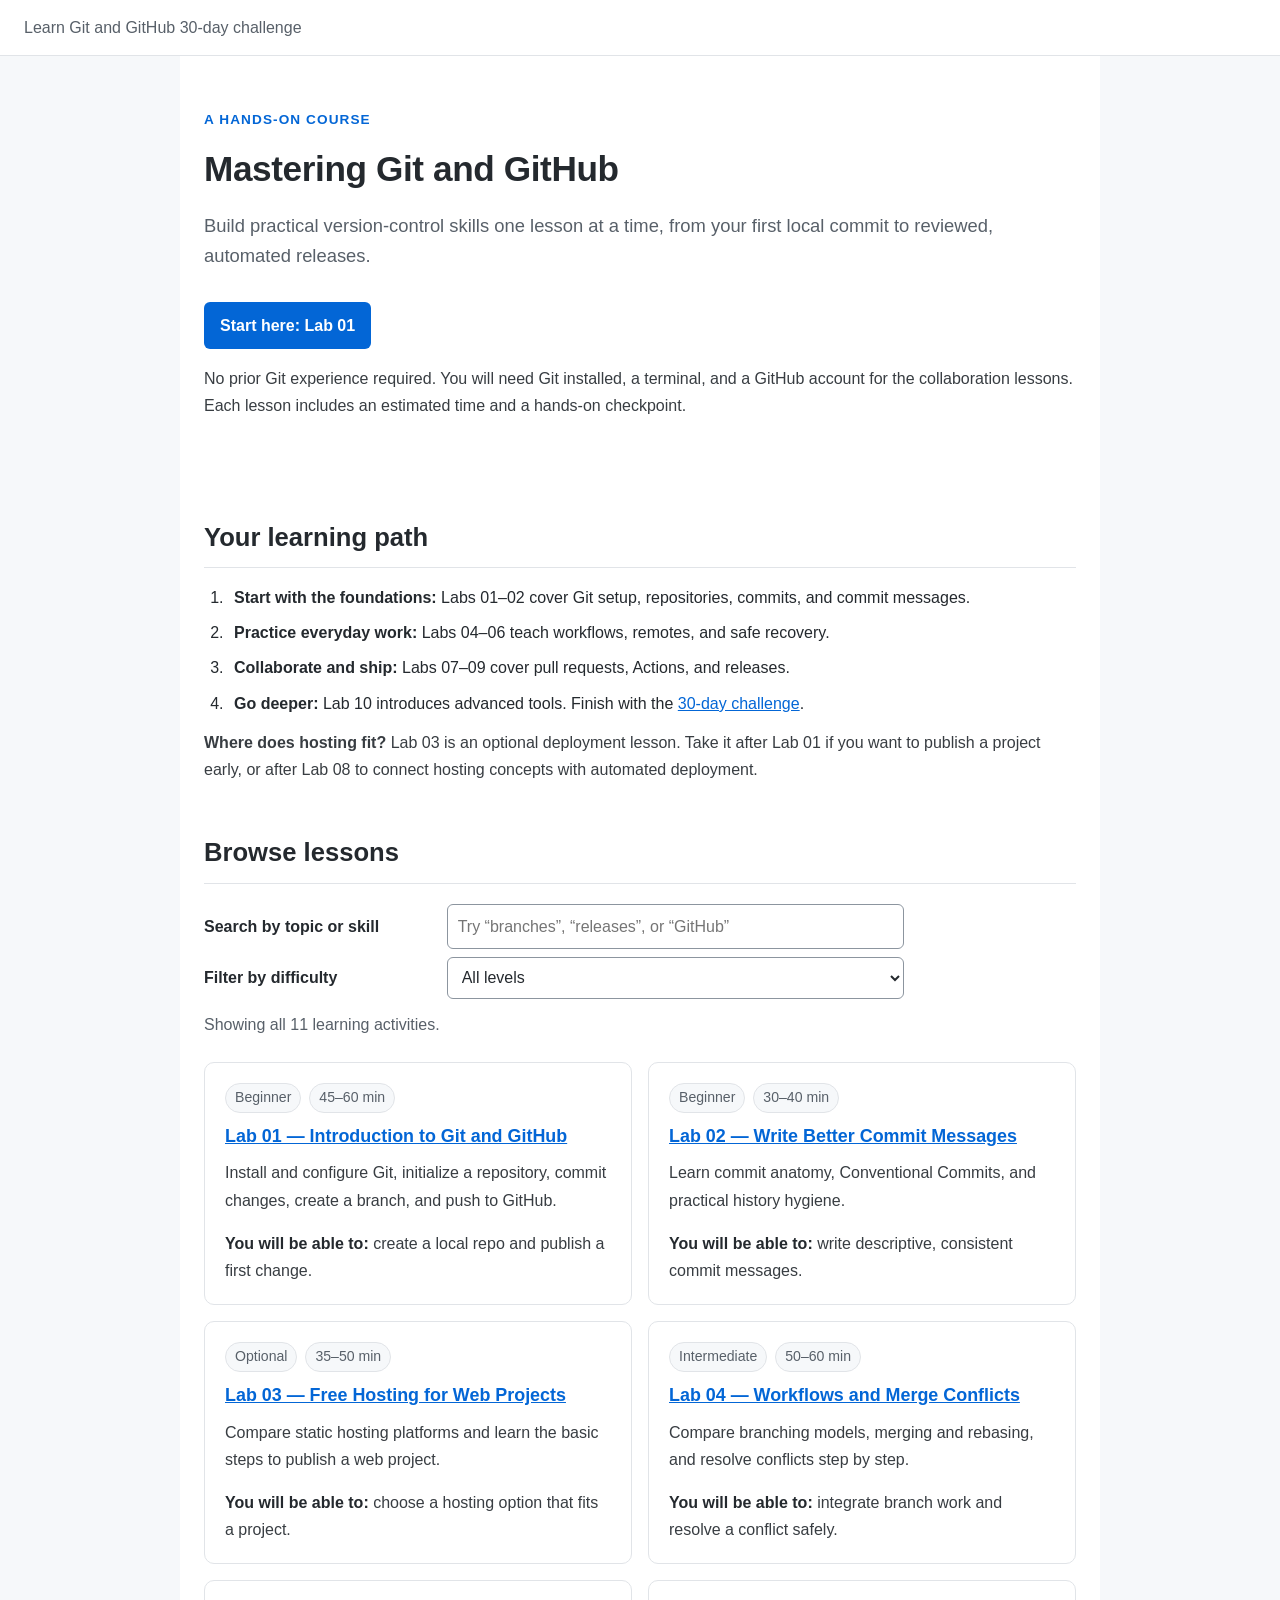
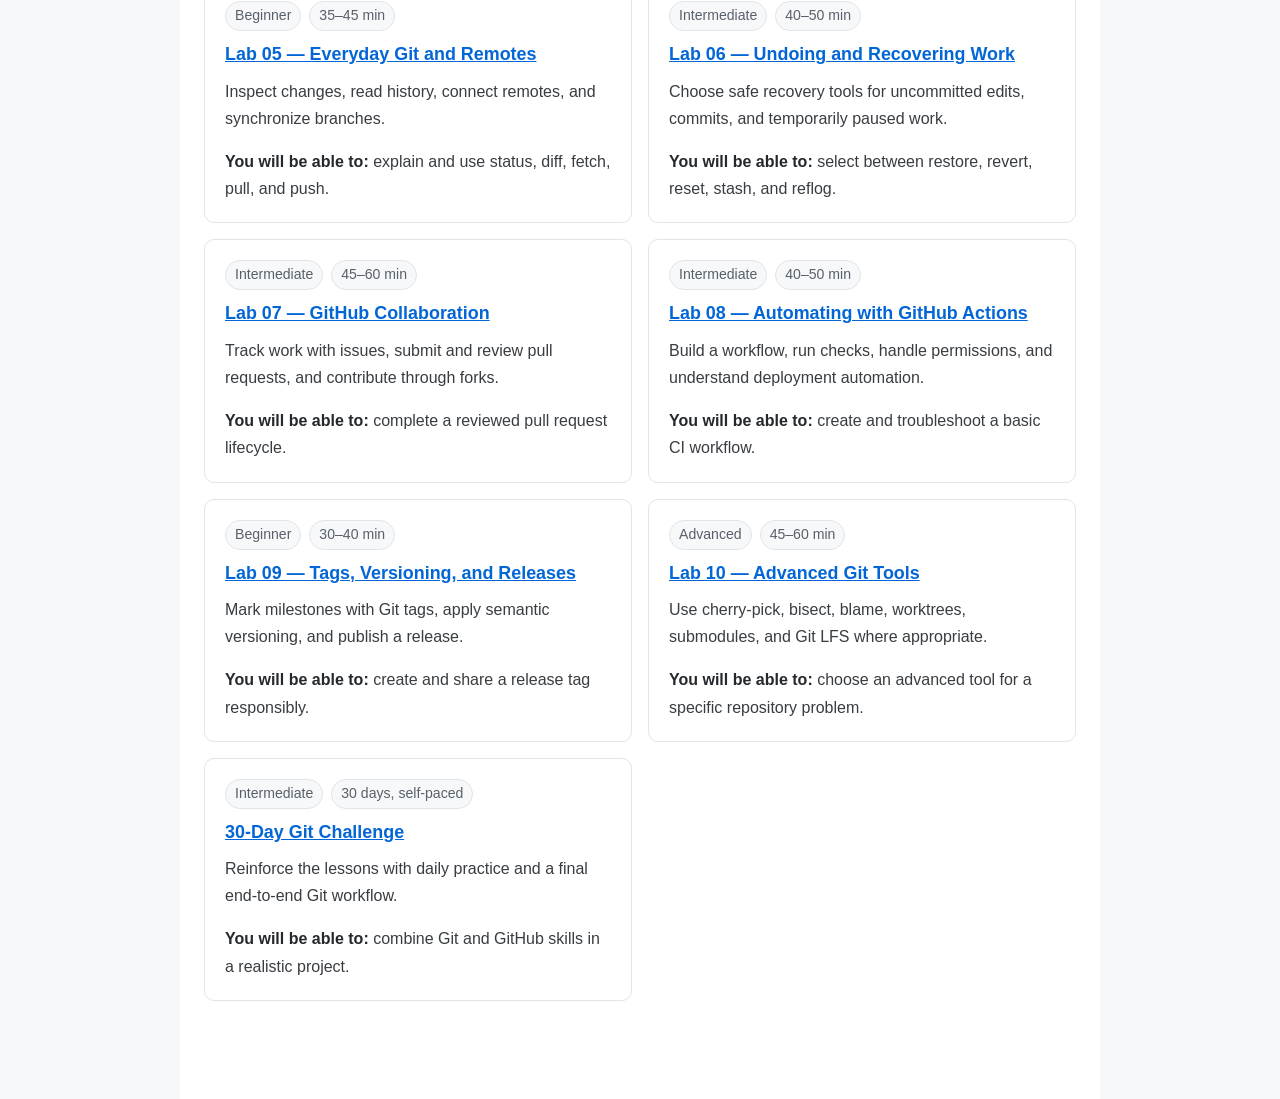
<file: index.html>
<!DOCTYPE html>
<html lang="en">
<head>
  <meta charset="UTF-8">
  <meta name="viewport" content="width=device-width, initial-scale=1.0">
  <meta name="description" content="A hands-on learning path for Git and GitHub, from your first commit to collaborative workflows and releases.">
  <title>Learn Git and GitHub</title>
  <link rel="stylesheet" href="style.css">
</head>
<body>
  <header class="site-header">
    <nav class="navbar" aria-label="Main navigation">
      <a href="./" aria-current="page">Learn Git and GitHub</a>
      <a href="30-day-git-challenge/">30-day challenge</a>
    </nav>
  </header>
  <main class="container">
    <section class="hero" aria-labelledby="page-title">
      <p class="eyebrow">A hands-on course</p>
      <h1 id="page-title">Mastering Git and GitHub</h1>
      <p class="lead">Build practical version-control skills one lesson at a time, from your first local commit to reviewed, automated releases.</p>
      <a class="button-link" href="lab_o1/">Start here: Lab 01</a>
      <p class="course-note">No prior Git experience required. You will need Git installed, a terminal, and a GitHub account for the collaboration lessons. Each lesson includes an estimated time and a hands-on checkpoint.</p>
    </section>

    <section aria-labelledby="path-title">
      <h2 id="path-title">Your learning path</h2>
      <ol class="path-list">
        <li><strong>Start with the foundations:</strong> Labs 01–02 cover Git setup, repositories, commits, and commit messages.</li>
        <li><strong>Practice everyday work:</strong> Labs 04–06 teach workflows, remotes, and safe recovery.</li>
        <li><strong>Collaborate and ship:</strong> Labs 07–09 cover pull requests, Actions, and releases.</li>
        <li><strong>Go deeper:</strong> Lab 10 introduces advanced tools. Finish with the <a href="30-day-git-challenge/">30-day challenge</a>.</li>
      </ol>
      <p><strong>Where does hosting fit?</strong> Lab 03 is an optional deployment lesson. Take it after Lab 01 if you want to publish a project early, or after Lab 08 to connect hosting concepts with automated deployment.</p>
    </section>

    <section aria-labelledby="lessons-title">
      <h2 id="lessons-title">Browse lessons</h2>
      <div class="course-filters">
        <label for="lesson-search">Search by topic or skill</label>
        <input id="lesson-search" type="search" placeholder="Try “branches”, “releases”, or “GitHub”" autocomplete="off">
        <label for="level-filter">Filter by difficulty</label>
        <select id="level-filter">
          <option value="all">All levels</option>
          <option value="beginner">Beginner</option>
          <option value="intermediate">Intermediate</option>
          <option value="advanced">Advanced</option>
          <option value="optional">Optional</option>
        </select>
        <p id="filter-status" class="filter-status" aria-live="polite">Showing all 11 learning activities.</p>
      </div>

      <ul class="lesson-grid" id="lesson-list">
        <li class="lesson-card" data-level="beginner" data-search="setup installation configuration init repository first commit push branch pull request git github fundamentals">
          <p class="lesson-meta"><span>Beginner</span><span>45–60 min</span></p>
          <h3><a href="lab_o1/">Lab 01 — Introduction to Git and GitHub</a></h3>
          <p>Install and configure Git, initialize a repository, commit changes, create a branch, and push to GitHub.</p>
          <p><strong>You will be able to:</strong> create a local repo and publish a first change.</p>
        </li>
        <li class="lesson-card" data-level="beginner" data-search="commit messages conventional commits history hygiene linting">
          <p class="lesson-meta"><span>Beginner</span><span>30–40 min</span></p>
          <h3><a href="lab_02/">Lab 02 — Write Better Commit Messages</a></h3>
          <p>Learn commit anatomy, Conventional Commits, and practical history hygiene.</p>
          <p><strong>You will be able to:</strong> write descriptive, consistent commit messages.</p>
        </li>
        <li class="lesson-card" data-level="optional" data-search="optional hosting deployment publish github pages vercel netlify render surge website">
          <p class="lesson-meta"><span>Optional</span><span>35–50 min</span></p>
          <h3><a href="lab_03/">Lab 03 — Free Hosting for Web Projects</a></h3>
          <p>Compare static hosting platforms and learn the basic steps to publish a web project.</p>
          <p><strong>You will be able to:</strong> choose a hosting option that fits a project.</p>
        </li>
        <li class="lesson-card" data-level="intermediate" data-search="workflow branch branching merge rebase conflict resolution collaboration">
          <p class="lesson-meta"><span>Intermediate</span><span>50–60 min</span></p>
          <h3><a href="lab_04/">Lab 04 — Workflows and Merge Conflicts</a></h3>
          <p>Compare branching models, merging and rebasing, and resolve conflicts step by step.</p>
          <p><strong>You will be able to:</strong> integrate branch work and resolve a conflict safely.</p>
        </li>
        <li class="lesson-card" data-level="beginner" data-search="everyday git status diff log remote fetch pull push history">
          <p class="lesson-meta"><span>Beginner</span><span>35–45 min</span></p>
          <h3><a href="lab_05/">Lab 05 — Everyday Git and Remotes</a></h3>
          <p>Inspect changes, read history, connect remotes, and synchronize branches.</p>
          <p><strong>You will be able to:</strong> explain and use status, diff, fetch, pull, and push.</p>
        </li>
        <li class="lesson-card" data-level="intermediate" data-search="undo recovery restore reset revert stash reflog">
          <p class="lesson-meta"><span>Intermediate</span><span>40–50 min</span></p>
          <h3><a href="lab_06/">Lab 06 — Undoing and Recovering Work</a></h3>
          <p>Choose safe recovery tools for uncommitted edits, commits, and temporarily paused work.</p>
          <p><strong>You will be able to:</strong> select between restore, revert, reset, stash, and reflog.</p>
        </li>
        <li class="lesson-card" data-level="intermediate" data-search="github collaboration issues pull requests review forks branch protection">
          <p class="lesson-meta"><span>Intermediate</span><span>45–60 min</span></p>
          <h3><a href="lab_07/">Lab 07 — GitHub Collaboration</a></h3>
          <p>Track work with issues, submit and review pull requests, and contribute through forks.</p>
          <p><strong>You will be able to:</strong> complete a reviewed pull request lifecycle.</p>
        </li>
        <li class="lesson-card" data-level="intermediate" data-search="github actions automation workflow ci deployment permissions secrets">
          <p class="lesson-meta"><span>Intermediate</span><span>40–50 min</span></p>
          <h3><a href="lab_08/">Lab 08 — Automating with GitHub Actions</a></h3>
          <p>Build a workflow, run checks, handle permissions, and understand deployment automation.</p>
          <p><strong>You will be able to:</strong> create and troubleshoot a basic CI workflow.</p>
        </li>
        <li class="lesson-card" data-level="beginner" data-search="tags releases versioning semantic version semver">
          <p class="lesson-meta"><span>Beginner</span><span>30–40 min</span></p>
          <h3><a href="lab_09/">Lab 09 — Tags, Versioning, and Releases</a></h3>
          <p>Mark milestones with Git tags, apply semantic versioning, and publish a release.</p>
          <p><strong>You will be able to:</strong> create and share a release tag responsibly.</p>
        </li>
        <li class="lesson-card" data-level="advanced" data-search="advanced cherry-pick bisect blame worktrees submodules git lfs">
          <p class="lesson-meta"><span>Advanced</span><span>45–60 min</span></p>
          <h3><a href="lab_10/">Lab 10 — Advanced Git Tools</a></h3>
          <p>Use cherry-pick, bisect, blame, worktrees, submodules, and Git LFS where appropriate.</p>
          <p><strong>You will be able to:</strong> choose an advanced tool for a specific repository problem.</p>
        </li>
        <li class="lesson-card" data-level="intermediate" data-search="challenge practice daily exercises capstone hands-on">
          <p class="lesson-meta"><span>Intermediate</span><span>30 days, self-paced</span></p>
          <h3><a href="30-day-git-challenge/">30-Day Git Challenge</a></h3>
          <p>Reinforce the lessons with daily practice and a final end-to-end Git workflow.</p>
          <p><strong>You will be able to:</strong> combine Git and GitHub skills in a realistic project.</p>
        </li>
      </ul>
      <p id="no-results" class="no-results" hidden>No lessons match those filters. Try a broader search or choose “All levels.”</p>
    </section>
  </main>
  <script>
    const searchInput = document.querySelector("#lesson-search");
    const levelFilter = document.querySelector("#level-filter");
    const lessonCards = [...document.querySelectorAll(".lesson-card")];
    const filterStatus = document.querySelector("#filter-status");
    const noResults = document.querySelector("#no-results");

    function filterLessons() {
      const query = searchInput.value.trim().toLowerCase();
      const level = levelFilter.value;
      let visibleCount = 0;

      for (const card of lessonCards) {
        const matchesText = card.dataset.search.includes(query);
        const matchesLevel = level === "all" || card.dataset.level === level;
        const isVisible = matchesText && matchesLevel;
        card.hidden = !isVisible;
        visibleCount += Number(isVisible);
      }

      filterStatus.textContent = `Showing ${visibleCount} of ${lessonCards.length} learning activities.`;
      noResults.hidden = visibleCount !== 0;
    }

    searchInput.addEventListener("input", filterLessons);
    levelFilter.addEventListener("change", filterLessons);
  </script>
</body>
</html>
</file>
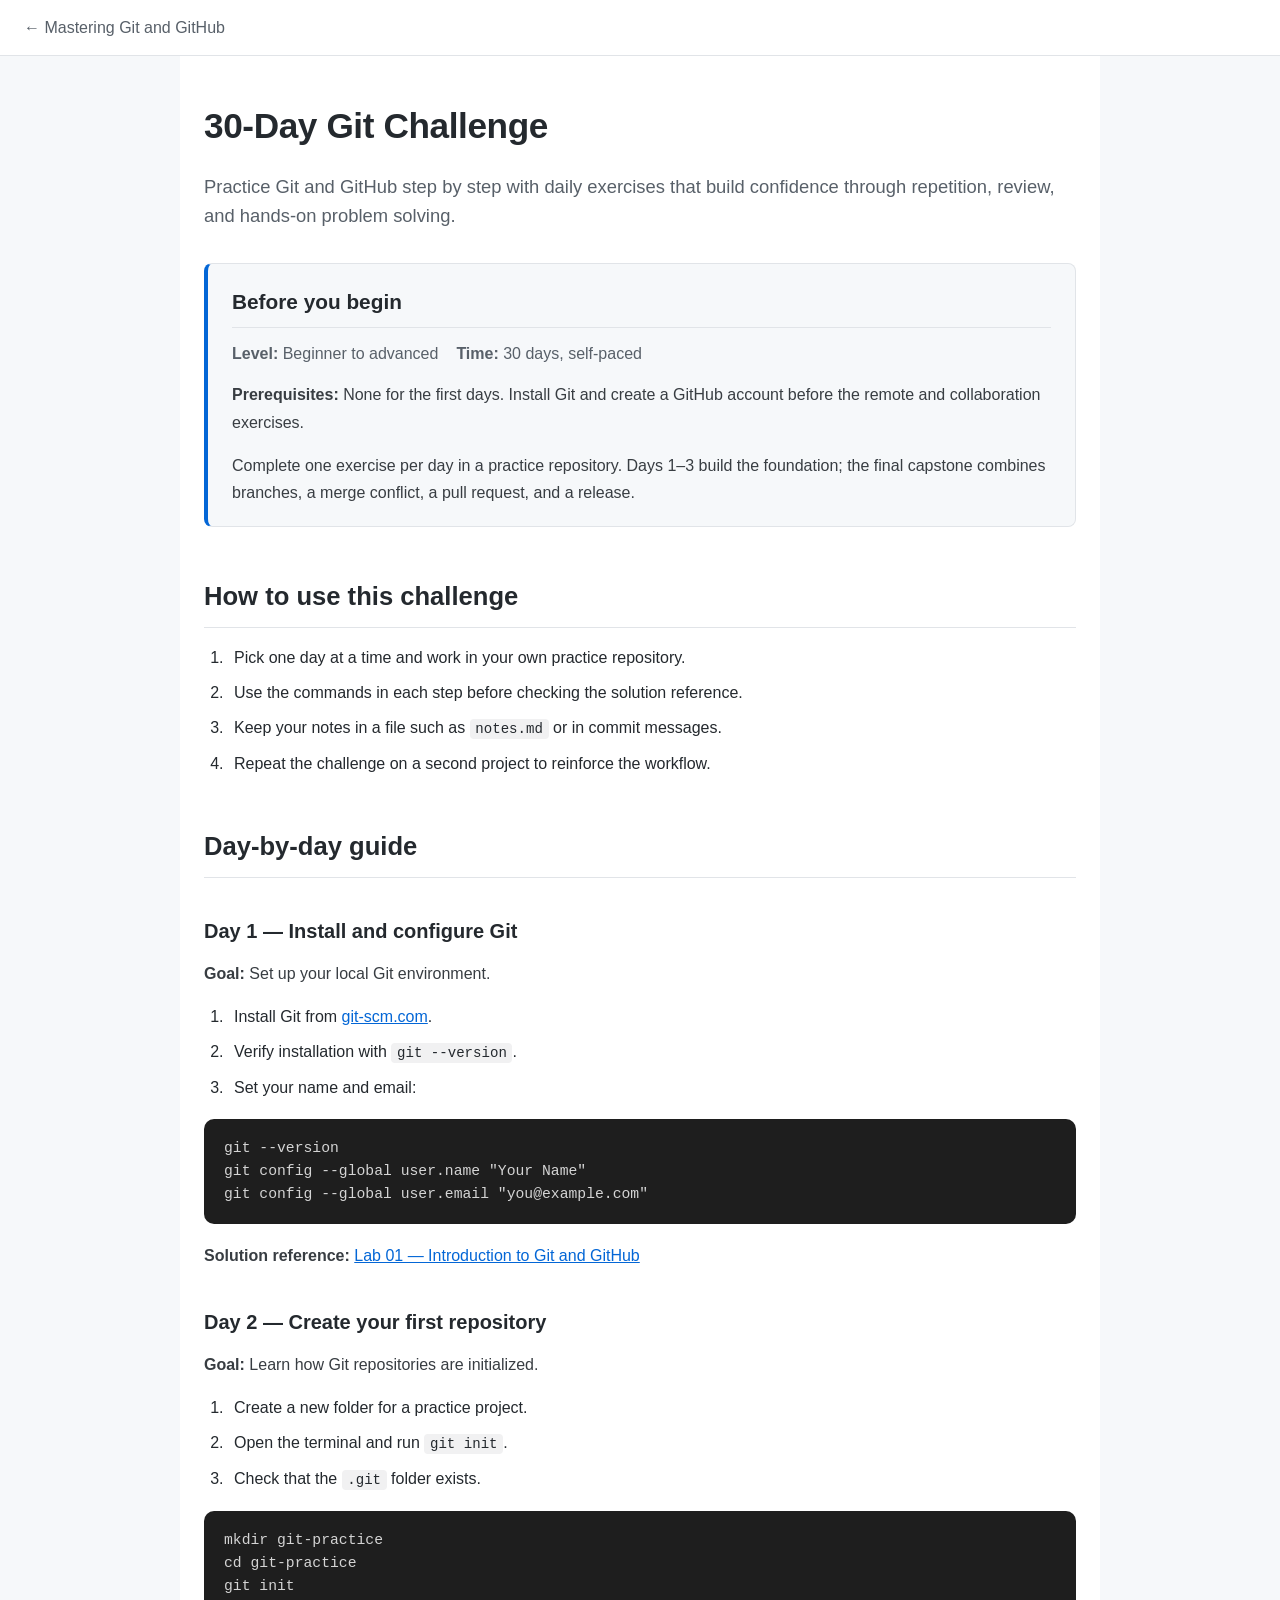
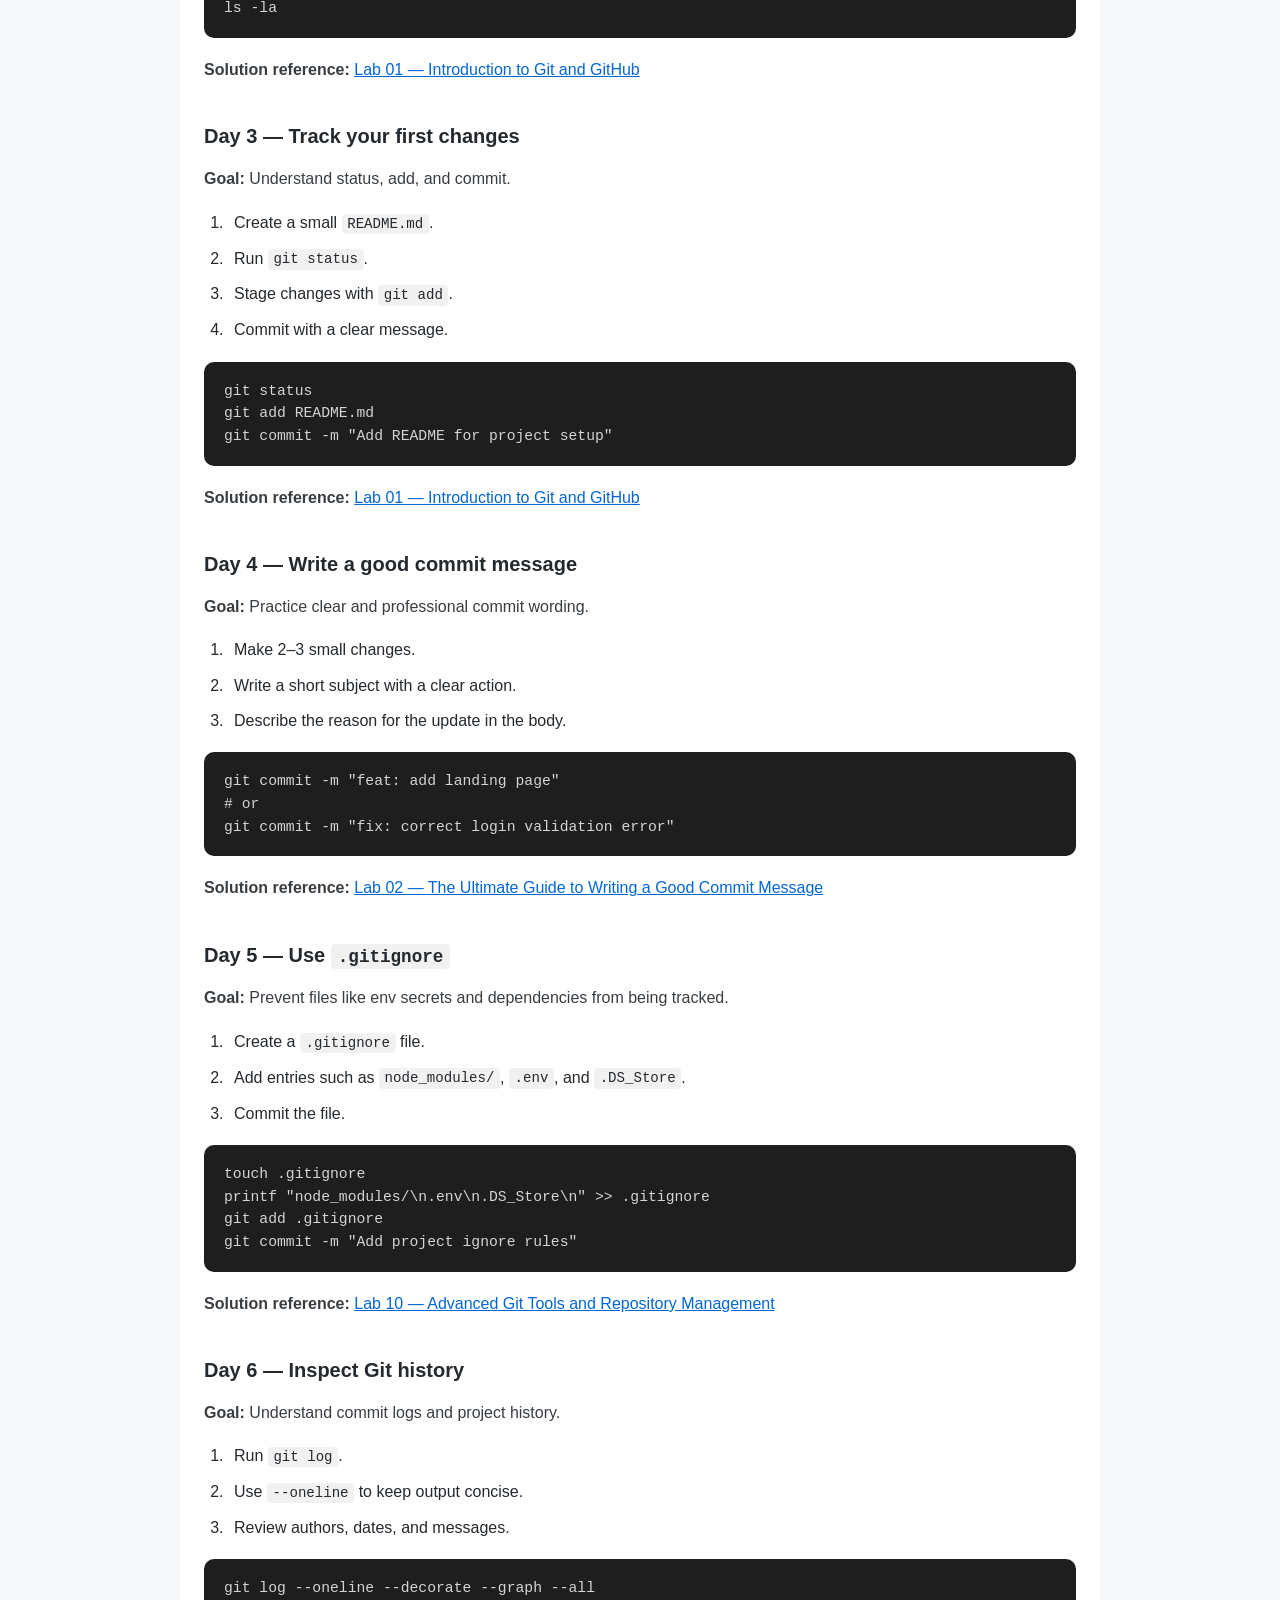
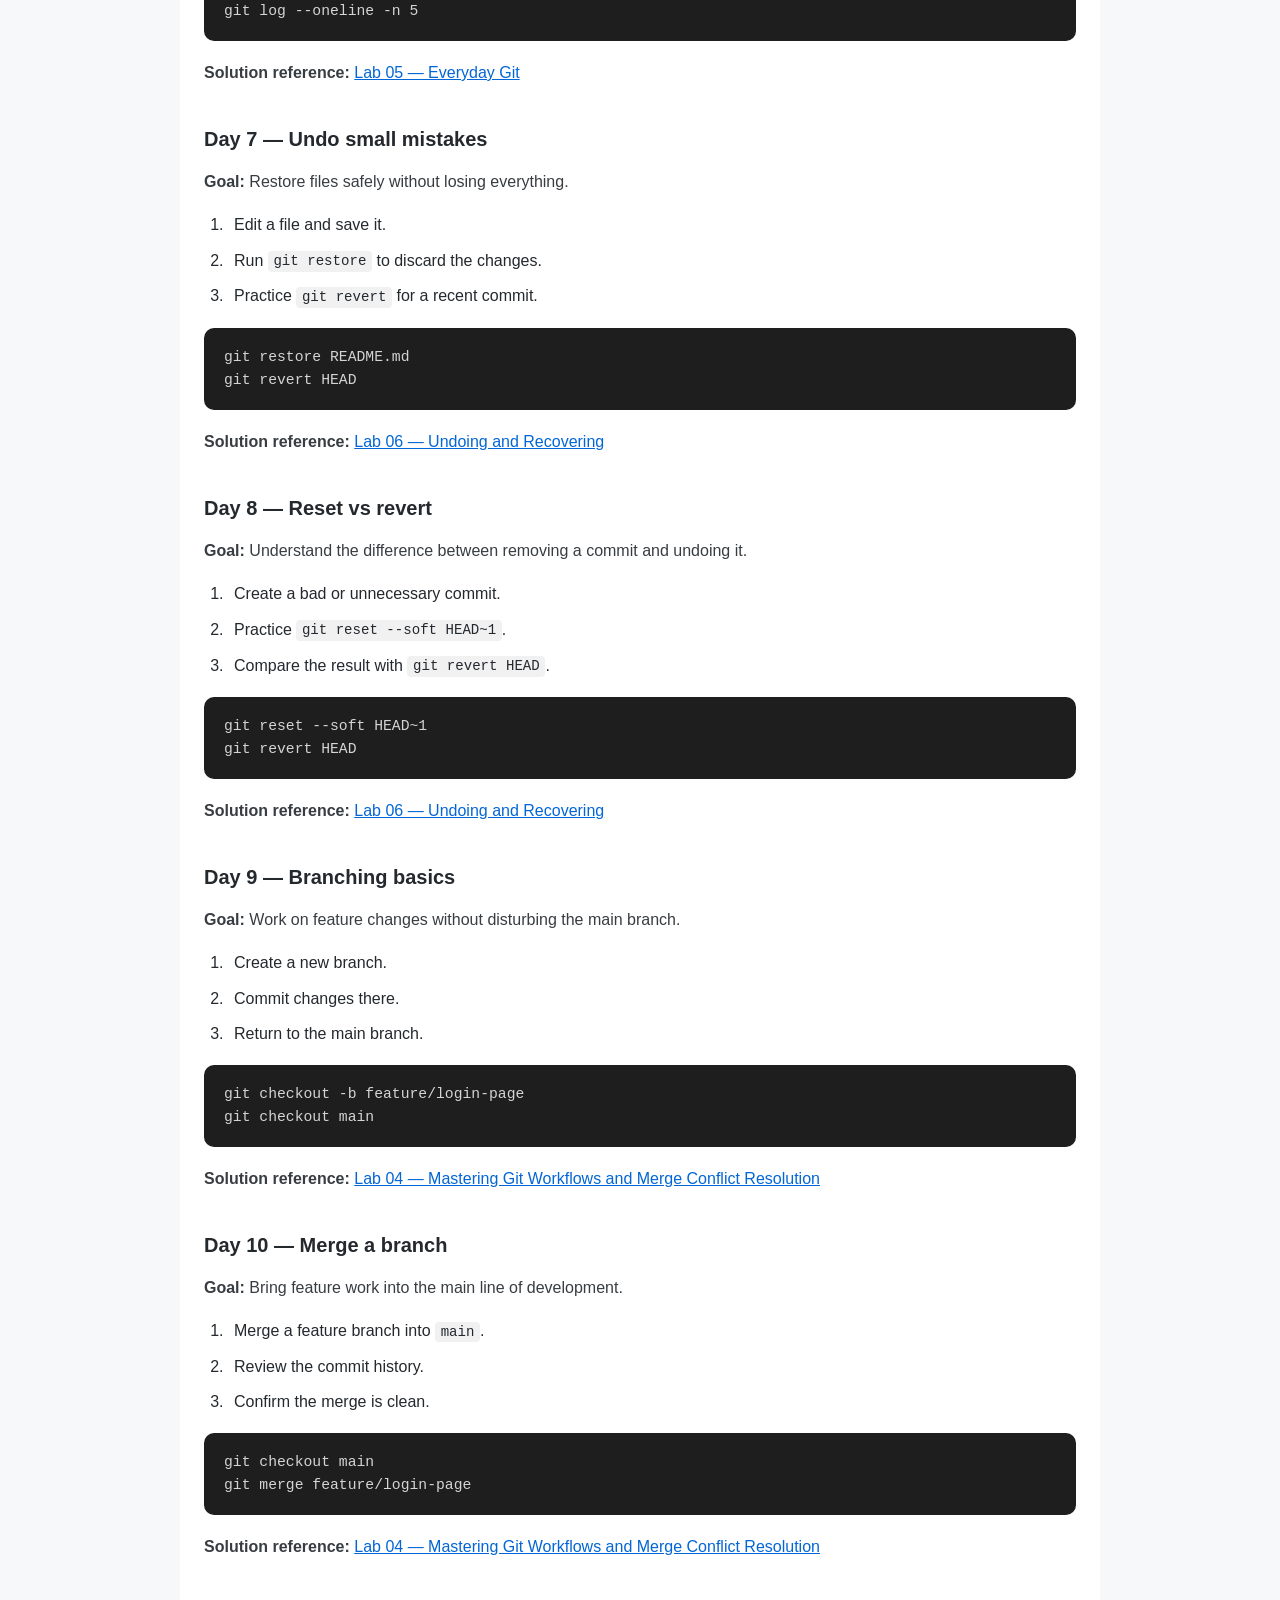
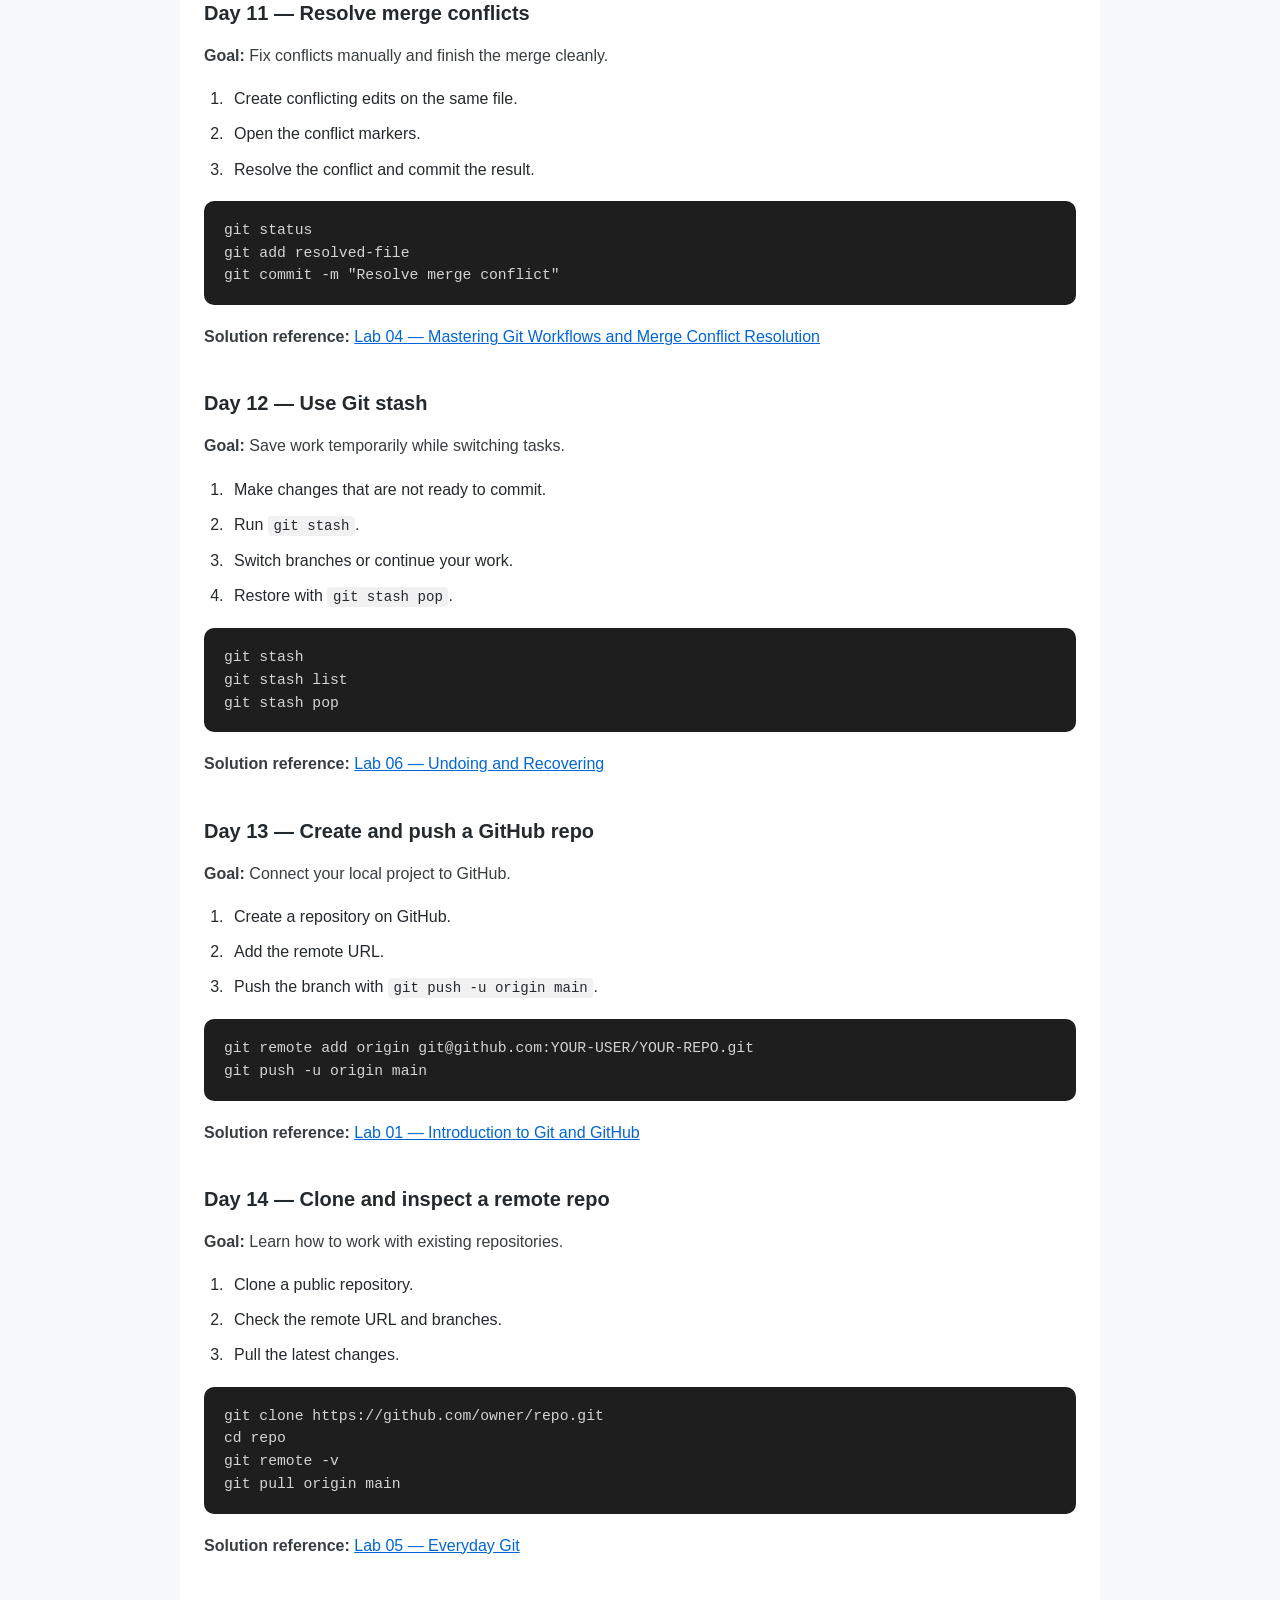
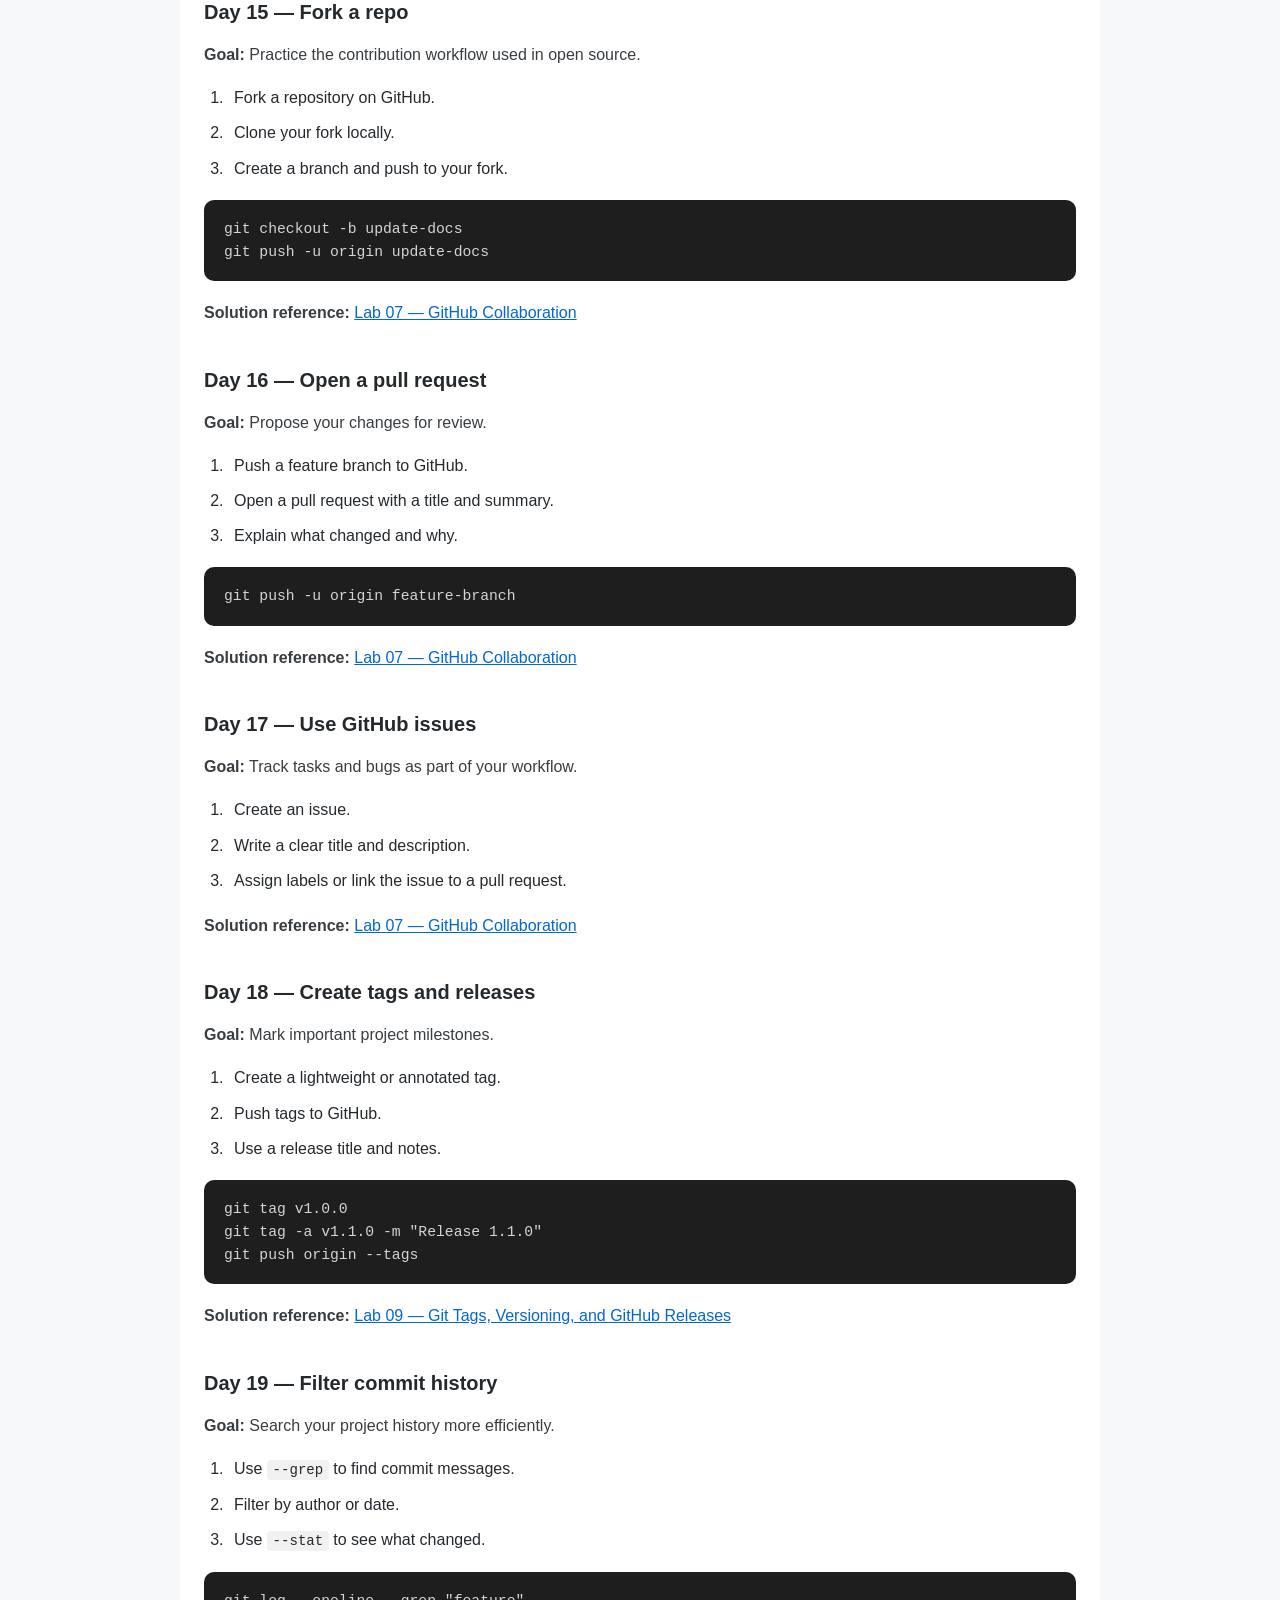
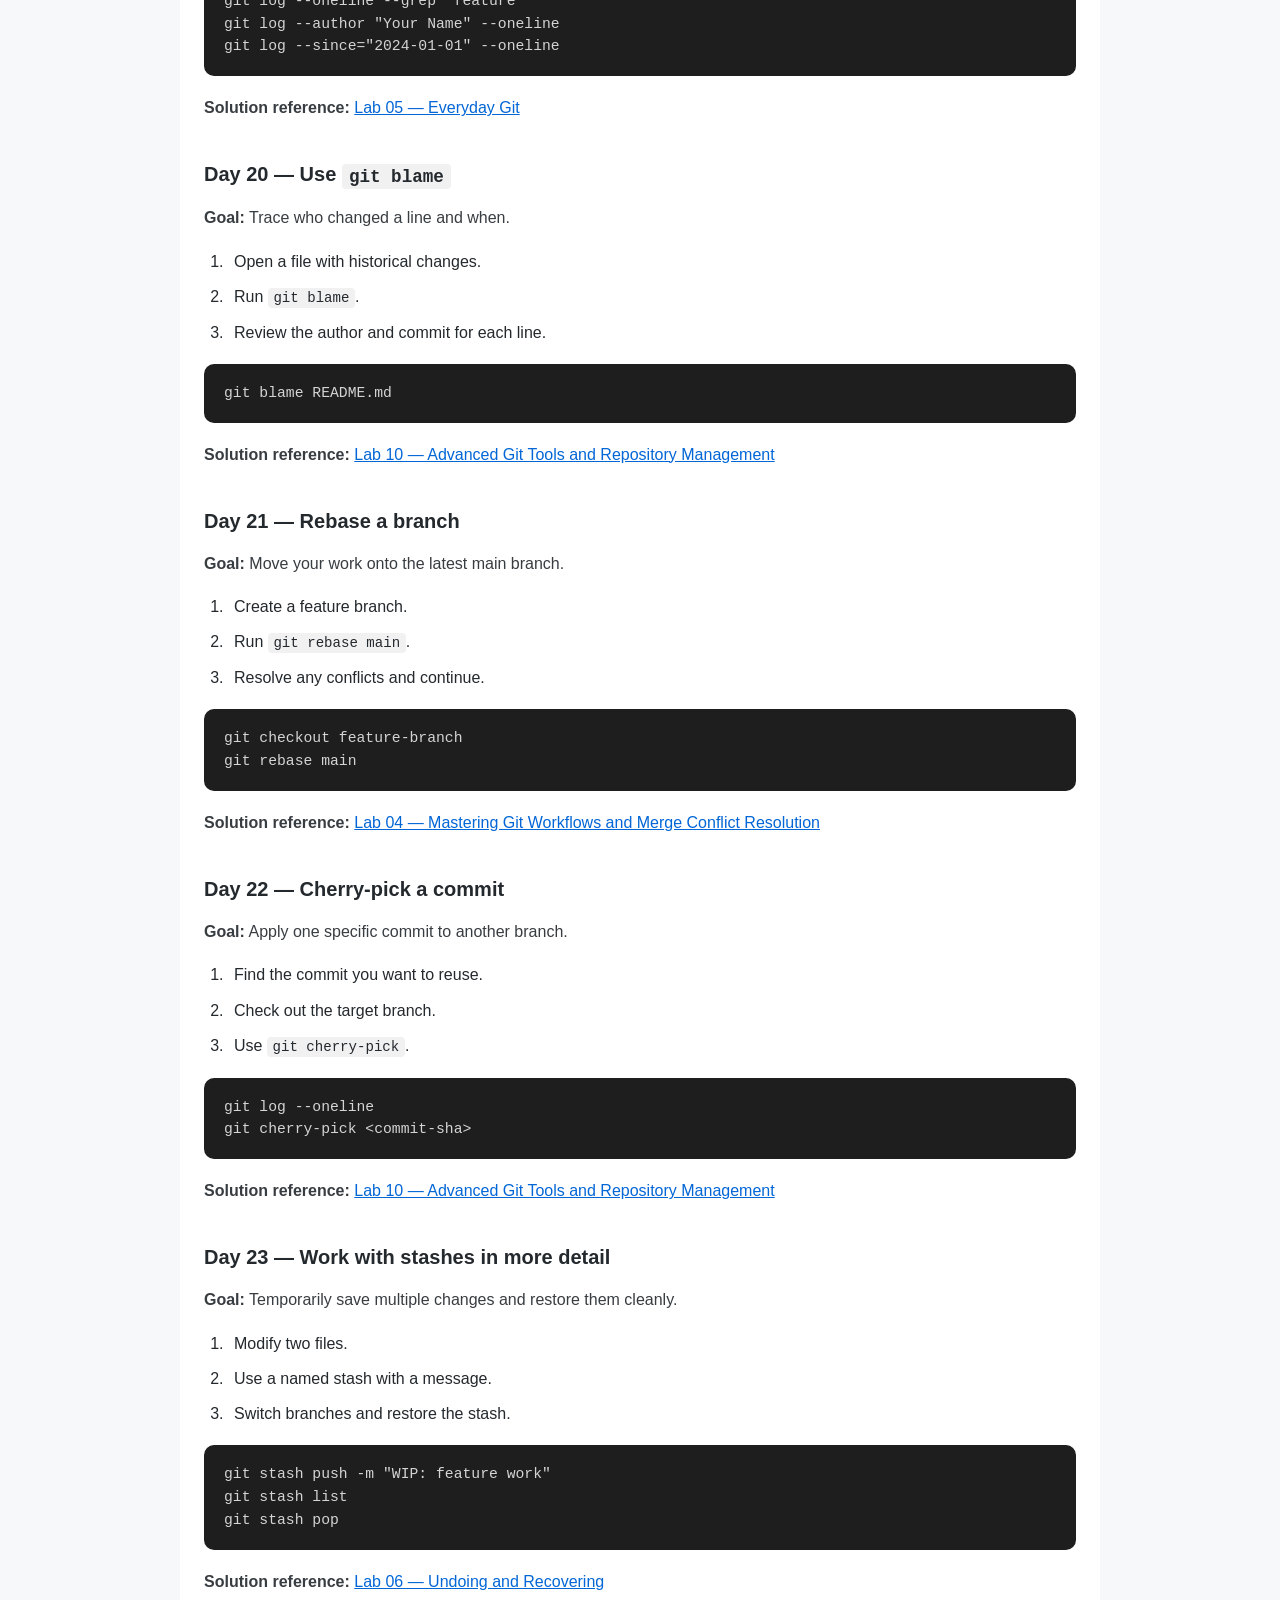
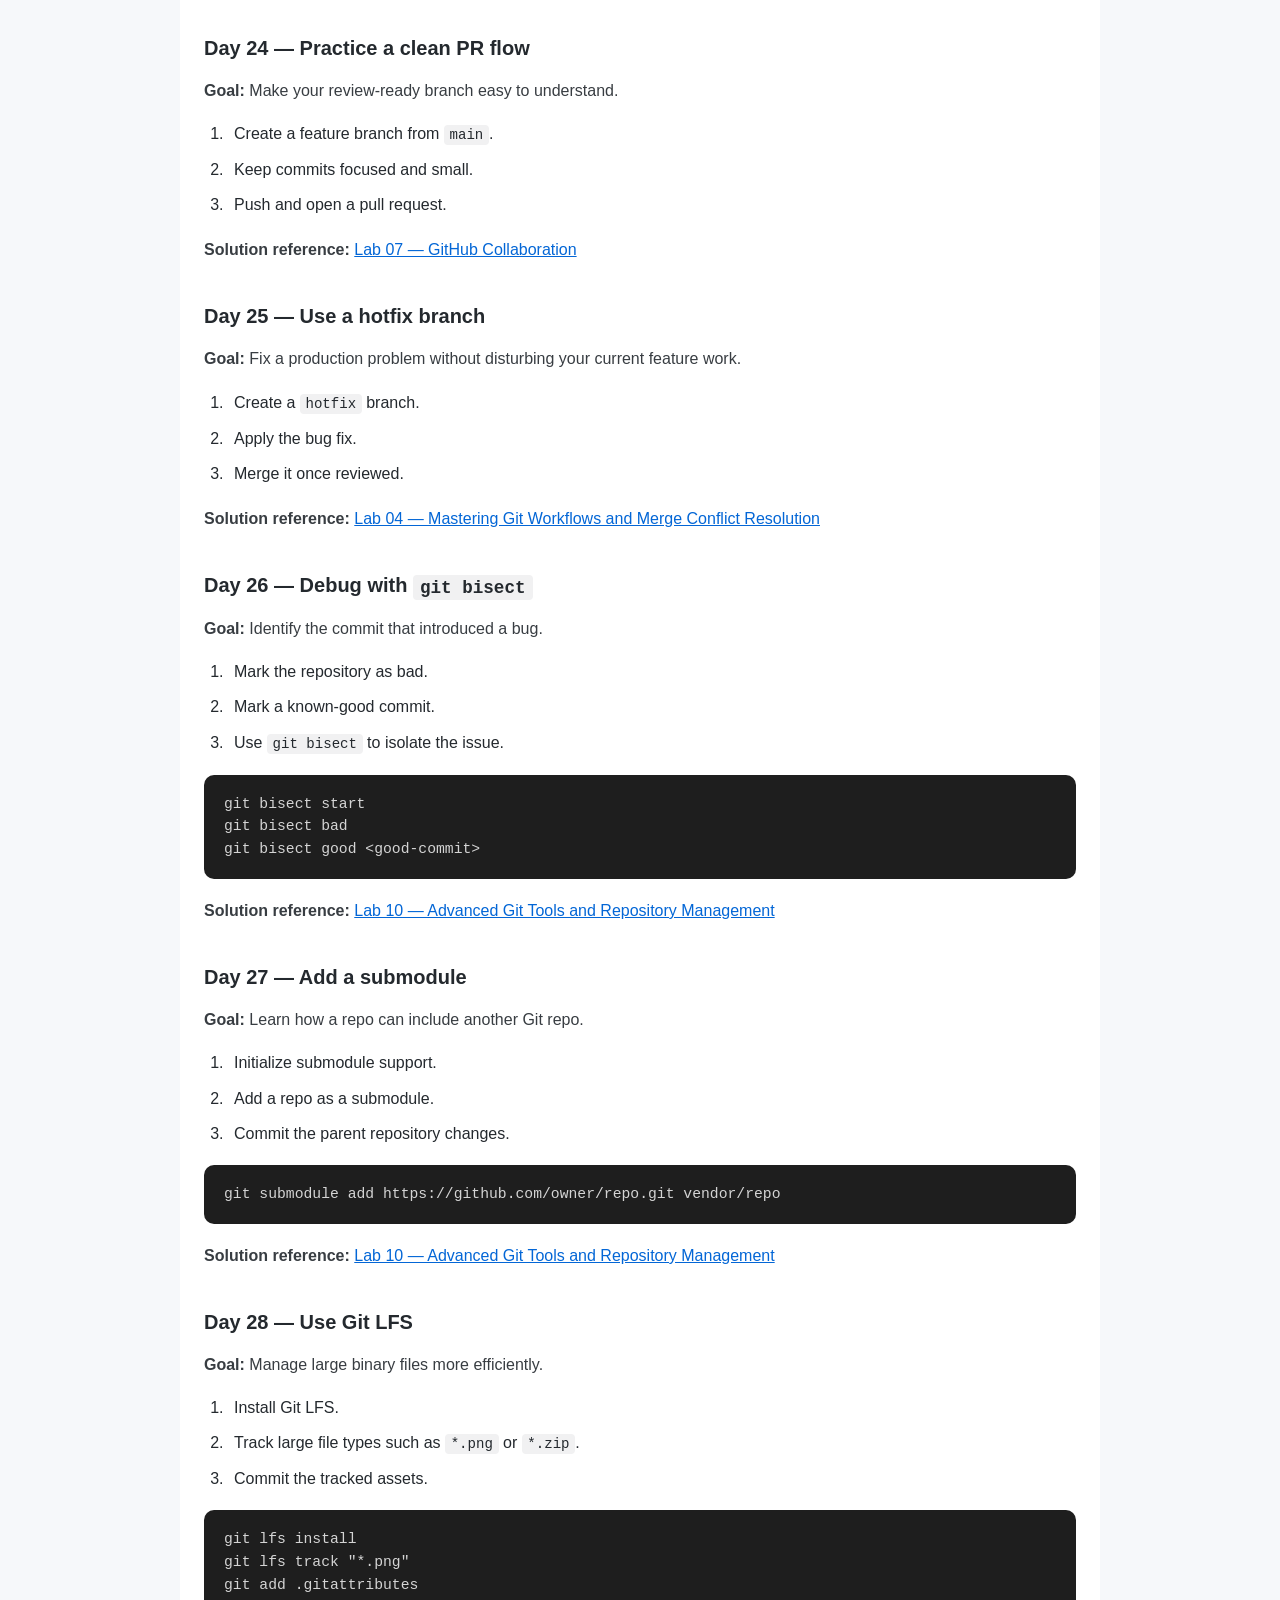
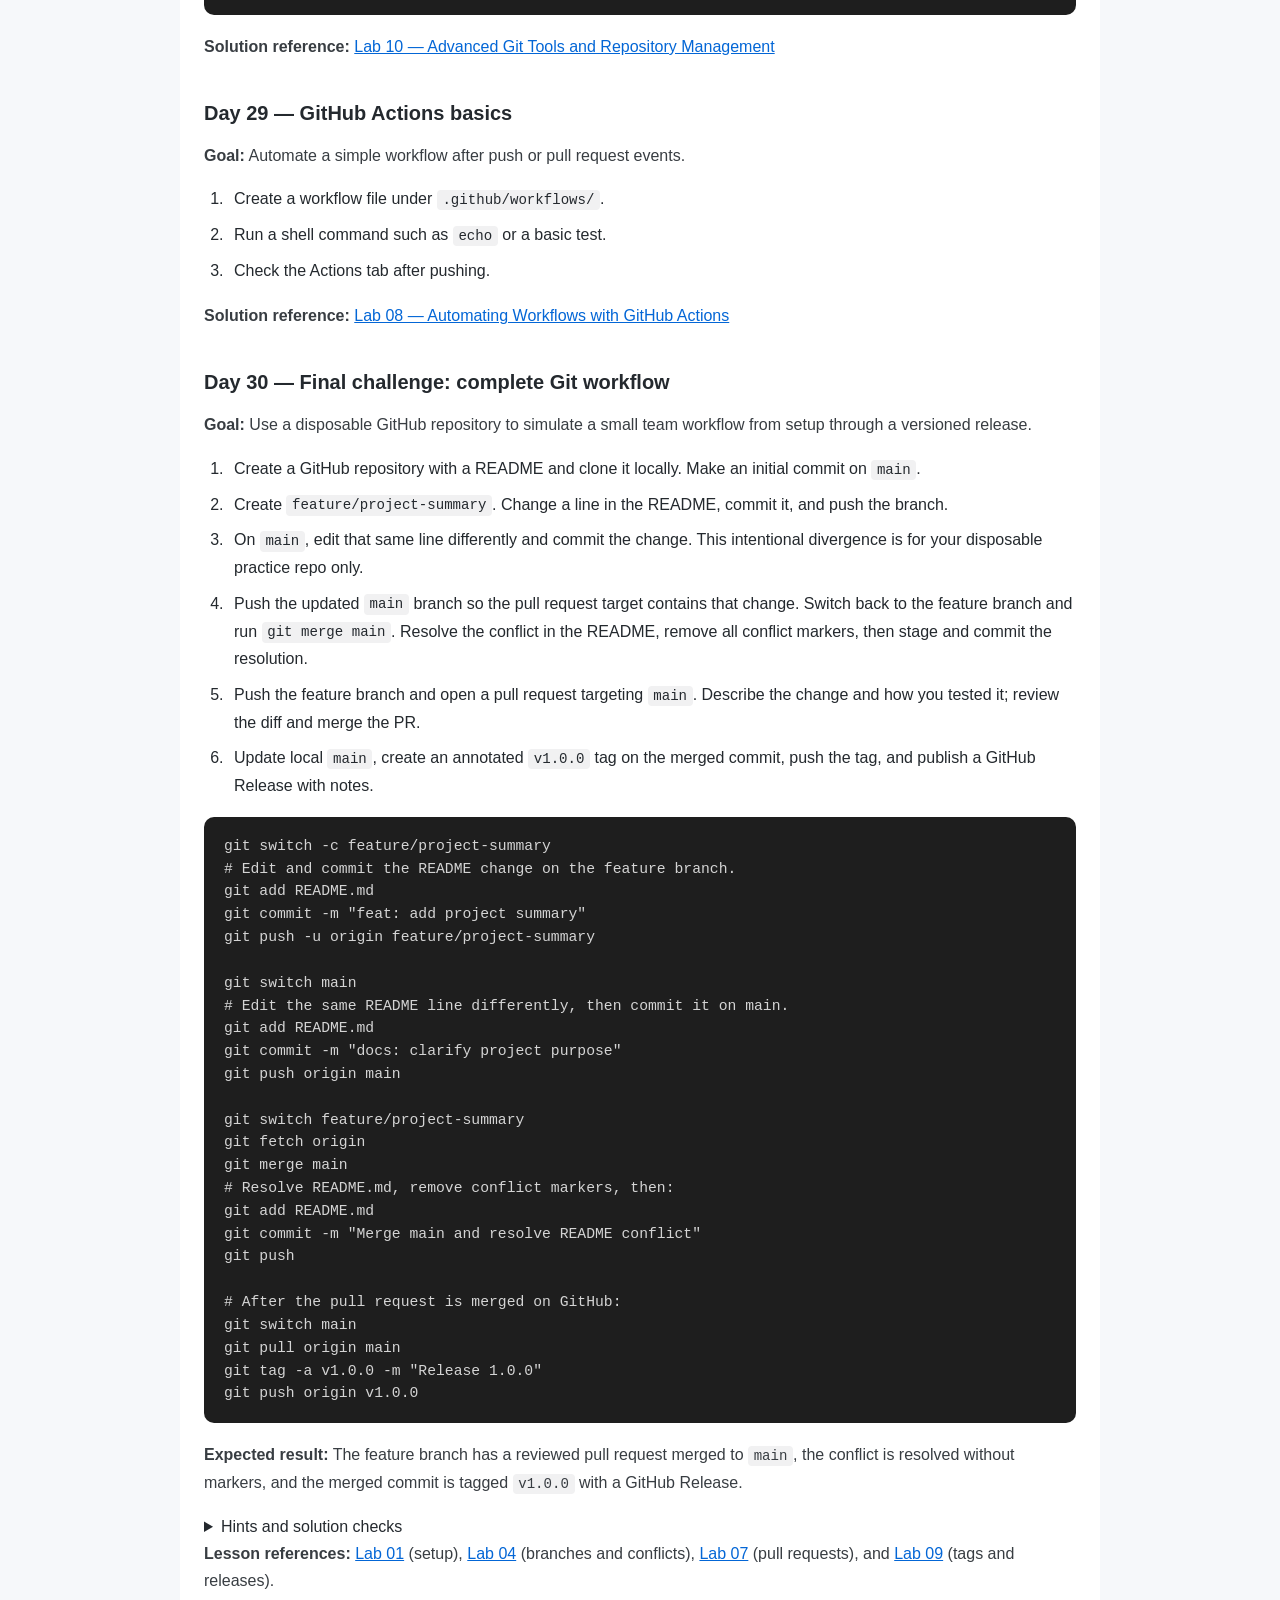
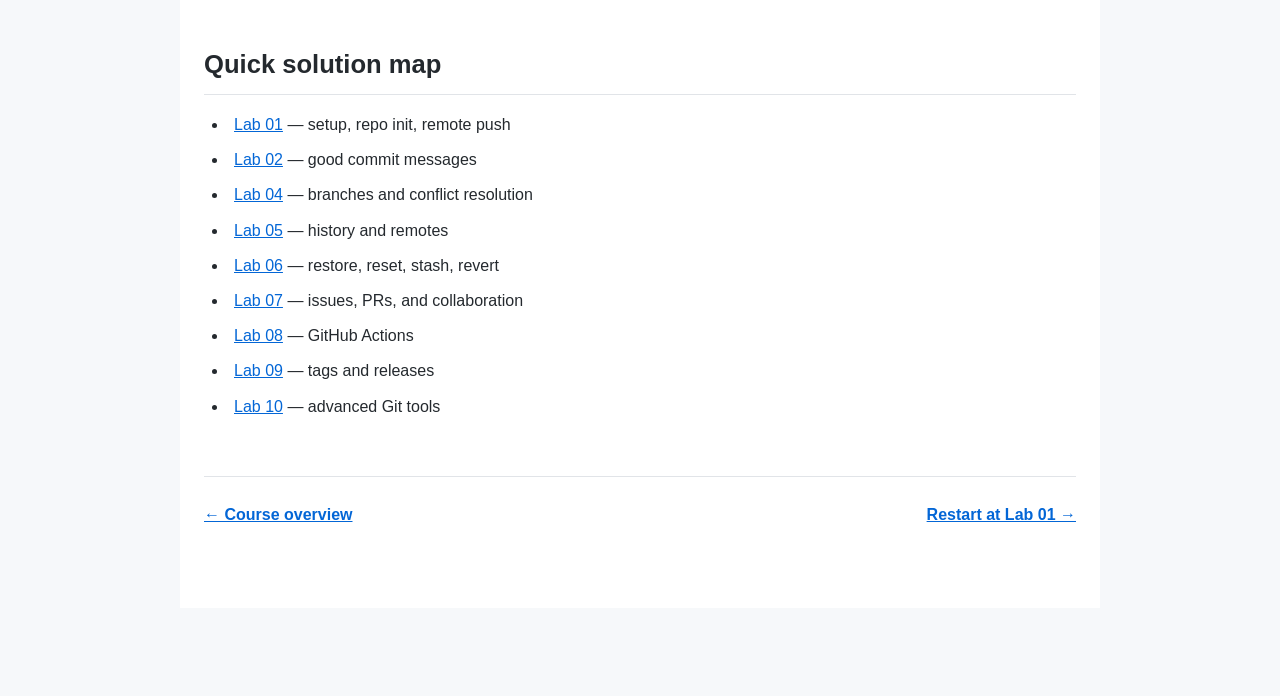
<file: 30-day-git-challenge/index.html>
<!DOCTYPE html>
<html lang="en">
<head>
  <meta charset="UTF-8">
  <meta name="viewport" content="width=device-width, initial-scale=1.0">
  <title>30-Day Git Challenge</title>
  <link rel="stylesheet" href="../style.css">
</head>
<body>
  <nav class="navbar">
    <a href="../">← Mastering Git and GitHub</a>
  </nav>
  <main class="container">
    <h1>30-Day Git Challenge</h1>
    <p class="lead">Practice Git and GitHub step by step with daily exercises that build confidence through repetition, review, and hands-on problem solving.</p>
    <section class="lesson-overview" aria-labelledby="challenge-guide">
      <h2 id="challenge-guide">Before you begin</h2>
      <p class="lesson-facts"><span><strong>Level:</strong> Beginner to advanced</span><span><strong>Time:</strong> 30 days, self-paced</span></p>
      <p><strong>Prerequisites:</strong> None for the first days. Install Git and create a GitHub account before the remote and collaboration exercises.</p>
      <p>Complete one exercise per day in a practice repository. Days 1–3 build the foundation; the final capstone combines branches, a merge conflict, a pull request, and a release.</p>
    </section>

    <h2>How to use this challenge</h2>
    <ol>
      <li>Pick one day at a time and work in your own practice repository.</li>
      <li>Use the commands in each step before checking the solution reference.</li>
      <li>Keep your notes in a file such as <code>notes.md</code> or in commit messages.</li>
      <li>Repeat the challenge on a second project to reinforce the workflow.</li>
    </ol>

    <h2>Day-by-day guide</h2>

    <h3>Day 1 — Install and configure Git</h3>
    <p><strong>Goal:</strong> Set up your local Git environment.</p>
    <ol>
      <li>Install Git from <a href="https://git-scm.com/" target="_blank">git-scm.com</a>.</li>
      <li>Verify installation with <code>git --version</code>.</li>
      <li>Set your name and email:</li>
    </ol>
    <pre><code class="language-bash">git --version
git config --global user.name "Your Name"
git config --global user.email "you@example.com"</code></pre>
    <p><strong>Solution reference:</strong> <a href="../lab_o1/">Lab 01 — Introduction to Git and GitHub</a></p>

    <h3>Day 2 — Create your first repository</h3>
    <p><strong>Goal:</strong> Learn how Git repositories are initialized.</p>
    <ol>
      <li>Create a new folder for a practice project.</li>
      <li>Open the terminal and run <code>git init</code>.</li>
      <li>Check that the <code>.git</code> folder exists.</li>
    </ol>
    <pre><code class="language-bash">mkdir git-practice
cd git-practice
git init
ls -la</code></pre>
    <p><strong>Solution reference:</strong> <a href="../lab_o1/">Lab 01 — Introduction to Git and GitHub</a></p>

    <h3>Day 3 — Track your first changes</h3>
    <p><strong>Goal:</strong> Understand status, add, and commit.</p>
    <ol>
      <li>Create a small <code>README.md</code>.</li>
      <li>Run <code>git status</code>.</li>
      <li>Stage changes with <code>git add</code>.</li>
      <li>Commit with a clear message.</li>
    </ol>
    <pre><code class="language-bash">git status
git add README.md
git commit -m "Add README for project setup"</code></pre>
    <p><strong>Solution reference:</strong> <a href="../lab_o1/">Lab 01 — Introduction to Git and GitHub</a></p>

    <h3>Day 4 — Write a good commit message</h3>
    <p><strong>Goal:</strong> Practice clear and professional commit wording.</p>
    <ol>
      <li>Make 2–3 small changes.</li>
      <li>Write a short subject with a clear action.</li>
      <li>Describe the reason for the update in the body.</li>
    </ol>
    <pre><code class="language-bash">git commit -m "feat: add landing page"
# or
git commit -m "fix: correct login validation error"</code></pre>
    <p><strong>Solution reference:</strong> <a href="../lab_02/">Lab 02 — The Ultimate Guide to Writing a Good Commit Message</a></p>

    <h3>Day 5 — Use <code>.gitignore</code></h3>
    <p><strong>Goal:</strong> Prevent files like env secrets and dependencies from being tracked.</p>
    <ol>
      <li>Create a <code>.gitignore</code> file.</li>
      <li>Add entries such as <code>node_modules/</code>, <code>.env</code>, and <code>.DS_Store</code>.</li>
      <li>Commit the file.</li>
    </ol>
    <pre><code class="language-bash">touch .gitignore
printf "node_modules/\n.env\n.DS_Store\n" >> .gitignore
git add .gitignore
git commit -m "Add project ignore rules"</code></pre>
    <p><strong>Solution reference:</strong> <a href="../lab_10/">Lab 10 — Advanced Git Tools and Repository Management</a></p>

    <h3>Day 6 — Inspect Git history</h3>
    <p><strong>Goal:</strong> Understand commit logs and project history.</p>
    <ol>
      <li>Run <code>git log</code>.</li>
      <li>Use <code>--oneline</code> to keep output concise.</li>
      <li>Review authors, dates, and messages.</li>
    </ol>
    <pre><code class="language-bash">git log --oneline --decorate --graph --all
git log --oneline -n 5</code></pre>
    <p><strong>Solution reference:</strong> <a href="../lab_05/">Lab 05 — Everyday Git</a></p>

    <h3>Day 7 — Undo small mistakes</h3>
    <p><strong>Goal:</strong> Restore files safely without losing everything.</p>
    <ol>
      <li>Edit a file and save it.</li>
      <li>Run <code>git restore</code> to discard the changes.</li>
      <li>Practice <code>git revert</code> for a recent commit.</li>
    </ol>
    <pre><code class="language-bash">git restore README.md
git revert HEAD</code></pre>
    <p><strong>Solution reference:</strong> <a href="../lab_06/">Lab 06 — Undoing and Recovering</a></p>

    <h3>Day 8 — Reset vs revert</h3>
    <p><strong>Goal:</strong> Understand the difference between removing a commit and undoing it.</p>
    <ol>
      <li>Create a bad or unnecessary commit.</li>
      <li>Practice <code>git reset --soft HEAD~1</code>.</li>
      <li>Compare the result with <code>git revert HEAD</code>.</li>
    </ol>
    <pre><code class="language-bash">git reset --soft HEAD~1
git revert HEAD</code></pre>
    <p><strong>Solution reference:</strong> <a href="../lab_06/">Lab 06 — Undoing and Recovering</a></p>

    <h3>Day 9 — Branching basics</h3>
    <p><strong>Goal:</strong> Work on feature changes without disturbing the main branch.</p>
    <ol>
      <li>Create a new branch.</li>
      <li>Commit changes there.</li>
      <li>Return to the main branch.</li>
    </ol>
    <pre><code class="language-bash">git checkout -b feature/login-page
git checkout main</code></pre>
    <p><strong>Solution reference:</strong> <a href="../lab_04/">Lab 04 — Mastering Git Workflows and Merge Conflict Resolution</a></p>

    <h3>Day 10 — Merge a branch</h3>
    <p><strong>Goal:</strong> Bring feature work into the main line of development.</p>
    <ol>
      <li>Merge a feature branch into <code>main</code>.</li>
      <li>Review the commit history.</li>
      <li>Confirm the merge is clean.</li>
    </ol>
    <pre><code class="language-bash">git checkout main
git merge feature/login-page</code></pre>
    <p><strong>Solution reference:</strong> <a href="../lab_04/">Lab 04 — Mastering Git Workflows and Merge Conflict Resolution</a></p>

    <h3>Day 11 — Resolve merge conflicts</h3>
    <p><strong>Goal:</strong> Fix conflicts manually and finish the merge cleanly.</p>
    <ol>
      <li>Create conflicting edits on the same file.</li>
      <li>Open the conflict markers.</li>
      <li>Resolve the conflict and commit the result.</li>
    </ol>
    <pre><code class="language-bash">git status
git add resolved-file
git commit -m "Resolve merge conflict"</code></pre>
    <p><strong>Solution reference:</strong> <a href="../lab_04/">Lab 04 — Mastering Git Workflows and Merge Conflict Resolution</a></p>

    <h3>Day 12 — Use Git stash</h3>
    <p><strong>Goal:</strong> Save work temporarily while switching tasks.</p>
    <ol>
      <li>Make changes that are not ready to commit.</li>
      <li>Run <code>git stash</code>.</li>
      <li>Switch branches or continue your work.</li>
      <li>Restore with <code>git stash pop</code>.</li>
    </ol>
    <pre><code class="language-bash">git stash
git stash list
git stash pop</code></pre>
    <p><strong>Solution reference:</strong> <a href="../lab_06/">Lab 06 — Undoing and Recovering</a></p>

    <h3>Day 13 — Create and push a GitHub repo</h3>
    <p><strong>Goal:</strong> Connect your local project to GitHub.</p>
    <ol>
      <li>Create a repository on GitHub.</li>
      <li>Add the remote URL.</li>
      <li>Push the branch with <code>git push -u origin main</code>.</li>
    </ol>
    <pre><code class="language-bash">git remote add origin git@github.com:YOUR-USER/YOUR-REPO.git
git push -u origin main</code></pre>
    <p><strong>Solution reference:</strong> <a href="../lab_o1/">Lab 01 — Introduction to Git and GitHub</a></p>

    <h3>Day 14 — Clone and inspect a remote repo</h3>
    <p><strong>Goal:</strong> Learn how to work with existing repositories.</p>
    <ol>
      <li>Clone a public repository.</li>
      <li>Check the remote URL and branches.</li>
      <li>Pull the latest changes.</li>
    </ol>
    <pre><code class="language-bash">git clone https://github.com/owner/repo.git
cd repo
git remote -v
git pull origin main</code></pre>
    <p><strong>Solution reference:</strong> <a href="../lab_05/">Lab 05 — Everyday Git</a></p>

    <h3>Day 15 — Fork a repo</h3>
    <p><strong>Goal:</strong> Practice the contribution workflow used in open source.</p>
    <ol>
      <li>Fork a repository on GitHub.</li>
      <li>Clone your fork locally.</li>
      <li>Create a branch and push to your fork.</li>
    </ol>
    <pre><code class="language-bash">git checkout -b update-docs
git push -u origin update-docs</code></pre>
    <p><strong>Solution reference:</strong> <a href="../lab_07/">Lab 07 — GitHub Collaboration</a></p>

    <h3>Day 16 — Open a pull request</h3>
    <p><strong>Goal:</strong> Propose your changes for review.</p>
    <ol>
      <li>Push a feature branch to GitHub.</li>
      <li>Open a pull request with a title and summary.</li>
      <li>Explain what changed and why.</li>
    </ol>
    <pre><code class="language-bash">git push -u origin feature-branch</code></pre>
    <p><strong>Solution reference:</strong> <a href="../lab_07/">Lab 07 — GitHub Collaboration</a></p>

    <h3>Day 17 — Use GitHub issues</h3>
    <p><strong>Goal:</strong> Track tasks and bugs as part of your workflow.</p>
    <ol>
      <li>Create an issue.</li>
      <li>Write a clear title and description.</li>
      <li>Assign labels or link the issue to a pull request.</li>
    </ol>
    <p><strong>Solution reference:</strong> <a href="../lab_07/">Lab 07 — GitHub Collaboration</a></p>

    <h3>Day 18 — Create tags and releases</h3>
    <p><strong>Goal:</strong> Mark important project milestones.</p>
    <ol>
      <li>Create a lightweight or annotated tag.</li>
      <li>Push tags to GitHub.</li>
      <li>Use a release title and notes.</li>
    </ol>
    <pre><code class="language-bash">git tag v1.0.0
git tag -a v1.1.0 -m "Release 1.1.0"
git push origin --tags</code></pre>
    <p><strong>Solution reference:</strong> <a href="../lab_09/">Lab 09 — Git Tags, Versioning, and GitHub Releases</a></p>

    <h3>Day 19 — Filter commit history</h3>
    <p><strong>Goal:</strong> Search your project history more efficiently.</p>
    <ol>
      <li>Use <code>--grep</code> to find commit messages.</li>
      <li>Filter by author or date.</li>
      <li>Use <code>--stat</code> to see what changed.</li>
    </ol>
    <pre><code class="language-bash">git log --oneline --grep "feature"
git log --author "Your Name" --oneline
git log --since="2024-01-01" --oneline</code></pre>
    <p><strong>Solution reference:</strong> <a href="../lab_05/">Lab 05 — Everyday Git</a></p>

    <h3>Day 20 — Use <code>git blame</code></h3>
    <p><strong>Goal:</strong> Trace who changed a line and when.</p>
    <ol>
      <li>Open a file with historical changes.</li>
      <li>Run <code>git blame</code>.</li>
      <li>Review the author and commit for each line.</li>
    </ol>
    <pre><code class="language-bash">git blame README.md</code></pre>
    <p><strong>Solution reference:</strong> <a href="../lab_10/">Lab 10 — Advanced Git Tools and Repository Management</a></p>

    <h3>Day 21 — Rebase a branch</h3>
    <p><strong>Goal:</strong> Move your work onto the latest main branch.</p>
    <ol>
      <li>Create a feature branch.</li>
      <li>Run <code>git rebase main</code>.</li>
      <li>Resolve any conflicts and continue.</li>
    </ol>
    <pre><code class="language-bash">git checkout feature-branch
git rebase main</code></pre>
    <p><strong>Solution reference:</strong> <a href="../lab_04/">Lab 04 — Mastering Git Workflows and Merge Conflict Resolution</a></p>

    <h3>Day 22 — Cherry-pick a commit</h3>
    <p><strong>Goal:</strong> Apply one specific commit to another branch.</p>
    <ol>
      <li>Find the commit you want to reuse.</li>
      <li>Check out the target branch.</li>
      <li>Use <code>git cherry-pick</code>.</li>
    </ol>
    <pre><code class="language-bash">git log --oneline
git cherry-pick &lt;commit-sha&gt;</code></pre>
    <p><strong>Solution reference:</strong> <a href="../lab_10/">Lab 10 — Advanced Git Tools and Repository Management</a></p>

    <h3>Day 23 — Work with stashes in more detail</h3>
    <p><strong>Goal:</strong> Temporarily save multiple changes and restore them cleanly.</p>
    <ol>
      <li>Modify two files.</li>
      <li>Use a named stash with a message.</li>
      <li>Switch branches and restore the stash.</li>
    </ol>
    <pre><code class="language-bash">git stash push -m "WIP: feature work"
git stash list
git stash pop</code></pre>
    <p><strong>Solution reference:</strong> <a href="../lab_06/">Lab 06 — Undoing and Recovering</a></p>

    <h3>Day 24 — Practice a clean PR flow</h3>
    <p><strong>Goal:</strong> Make your review-ready branch easy to understand.</p>
    <ol>
      <li>Create a feature branch from <code>main</code>.</li>
      <li>Keep commits focused and small.</li>
      <li>Push and open a pull request.</li>
    </ol>
    <p><strong>Solution reference:</strong> <a href="../lab_07/">Lab 07 — GitHub Collaboration</a></p>

    <h3>Day 25 — Use a hotfix branch</h3>
    <p><strong>Goal:</strong> Fix a production problem without disturbing your current feature work.</p>
    <ol>
      <li>Create a <code>hotfix</code> branch.</li>
      <li>Apply the bug fix.</li>
      <li>Merge it once reviewed.</li>
    </ol>
    <p><strong>Solution reference:</strong> <a href="../lab_04/">Lab 04 — Mastering Git Workflows and Merge Conflict Resolution</a></p>

    <h3>Day 26 — Debug with <code>git bisect</code></h3>
    <p><strong>Goal:</strong> Identify the commit that introduced a bug.</p>
    <ol>
      <li>Mark the repository as bad.</li>
      <li>Mark a known-good commit.</li>
      <li>Use <code>git bisect</code> to isolate the issue.</li>
    </ol>
    <pre><code class="language-bash">git bisect start
git bisect bad
git bisect good &lt;good-commit&gt;</code></pre>
    <p><strong>Solution reference:</strong> <a href="../lab_10/">Lab 10 — Advanced Git Tools and Repository Management</a></p>

    <h3>Day 27 — Add a submodule</h3>
    <p><strong>Goal:</strong> Learn how a repo can include another Git repo.</p>
    <ol>
      <li>Initialize submodule support.</li>
      <li>Add a repo as a submodule.</li>
      <li>Commit the parent repository changes.</li>
    </ol>
    <pre><code class="language-bash">git submodule add https://github.com/owner/repo.git vendor/repo</code></pre>
    <p><strong>Solution reference:</strong> <a href="../lab_10/">Lab 10 — Advanced Git Tools and Repository Management</a></p>

    <h3>Day 28 — Use Git LFS</h3>
    <p><strong>Goal:</strong> Manage large binary files more efficiently.</p>
    <ol>
      <li>Install Git LFS.</li>
      <li>Track large file types such as <code>*.png</code> or <code>*.zip</code>.</li>
      <li>Commit the tracked assets.</li>
    </ol>
    <pre><code class="language-bash">git lfs install
git lfs track "*.png"
git add .gitattributes</code></pre>
    <p><strong>Solution reference:</strong> <a href="../lab_10/">Lab 10 — Advanced Git Tools and Repository Management</a></p>

    <h3>Day 29 — GitHub Actions basics</h3>
    <p><strong>Goal:</strong> Automate a simple workflow after push or pull request events.</p>
    <ol>
      <li>Create a workflow file under <code>.github/workflows/</code>.</li>
      <li>Run a shell command such as <code>echo</code> or a basic test.</li>
      <li>Check the Actions tab after pushing.</li>
    </ol>
    <p><strong>Solution reference:</strong> <a href="../lab_08/">Lab 08 — Automating Workflows with GitHub Actions</a></p>

    <h3>Day 30 — Final challenge: complete Git workflow</h3>
    <p><strong>Goal:</strong> Use a disposable GitHub repository to simulate a small team workflow from setup through a versioned release.</p>
    <ol>
      <li>Create a GitHub repository with a README and clone it locally. Make an initial commit on <code>main</code>.</li>
      <li>Create <code>feature/project-summary</code>. Change a line in the README, commit it, and push the branch.</li>
      <li>On <code>main</code>, edit that same line differently and commit the change. This intentional divergence is for your disposable practice repo only.</li>
      <li>Push the updated <code>main</code> branch so the pull request target contains that change. Switch back to the feature branch and run <code>git merge main</code>. Resolve the conflict in the README, remove all conflict markers, then stage and commit the resolution.</li>
      <li>Push the feature branch and open a pull request targeting <code>main</code>. Describe the change and how you tested it; review the diff and merge the PR.</li>
      <li>Update local <code>main</code>, create an annotated <code>v1.0.0</code> tag on the merged commit, push the tag, and publish a GitHub Release with notes.</li>
    </ol>
    <pre><code class="language-bash">git switch -c feature/project-summary
# Edit and commit the README change on the feature branch.
git add README.md
git commit -m "feat: add project summary"
git push -u origin feature/project-summary

git switch main
# Edit the same README line differently, then commit it on main.
git add README.md
git commit -m "docs: clarify project purpose"
git push origin main

git switch feature/project-summary
git fetch origin
git merge main
# Resolve README.md, remove conflict markers, then:
git add README.md
git commit -m "Merge main and resolve README conflict"
git push

# After the pull request is merged on GitHub:
git switch main
git pull origin main
git tag -a v1.0.0 -m "Release 1.0.0"
git push origin v1.0.0</code></pre>
    <p><strong>Expected result:</strong> The feature branch has a reviewed pull request merged to <code>main</code>, the conflict is resolved without markers, and the merged commit is tagged <code>v1.0.0</code> with a GitHub Release.</p>
    <details>
      <summary>Hints and solution checks</summary>
      <ul>
        <li>Use <code>git status</code> and <code>git diff</code> before staging; inspect the final README to confirm the intended text and no conflict markers remain.</li>
        <li>If the merge cannot continue, fix the conflict and run <code>git add README.md</code> followed by <code>git commit</code>. If you need to abandon the practice merge, use <code>git merge --abort</code>.</li>
        <li>Before tagging, confirm the release commit with <code>git log --oneline -1</code> and the tag with <code>git show v1.0.0</code>.</li>
      </ul>
    </details>
    <p><strong>Lesson references:</strong> <a href="../lab_o1/">Lab 01</a> (setup), <a href="../lab_04/">Lab 04</a> (branches and conflicts), <a href="../lab_07/">Lab 07</a> (pull requests), and <a href="../lab_09/">Lab 09</a> (tags and releases).</p>

    <h2>Quick solution map</h2>
    <ul>
      <li><a href="../lab_o1/">Lab 01</a> — setup, repo init, remote push</li>
      <li><a href="../lab_02/">Lab 02</a> — good commit messages</li>
      <li><a href="../lab_04/">Lab 04</a> — branches and conflict resolution</li>
      <li><a href="../lab_05/">Lab 05</a> — history and remotes</li>
      <li><a href="../lab_06/">Lab 06</a> — restore, reset, stash, revert</li>
      <li><a href="../lab_07/">Lab 07</a> — issues, PRs, and collaboration</li>
      <li><a href="../lab_08/">Lab 08</a> — GitHub Actions</li>
      <li><a href="../lab_09/">Lab 09</a> — tags and releases</li>
      <li><a href="../lab_10/">Lab 10</a> — advanced Git tools</li>
    </ul>

    <nav class="next-lab lesson-navigation" aria-label="Challenge navigation">
      <a href="../">← Course overview</a>
      <a href="../lab_o1/">Restart at Lab 01 →</a>
    </nav>
  </main>
</body>
</html>
</file>
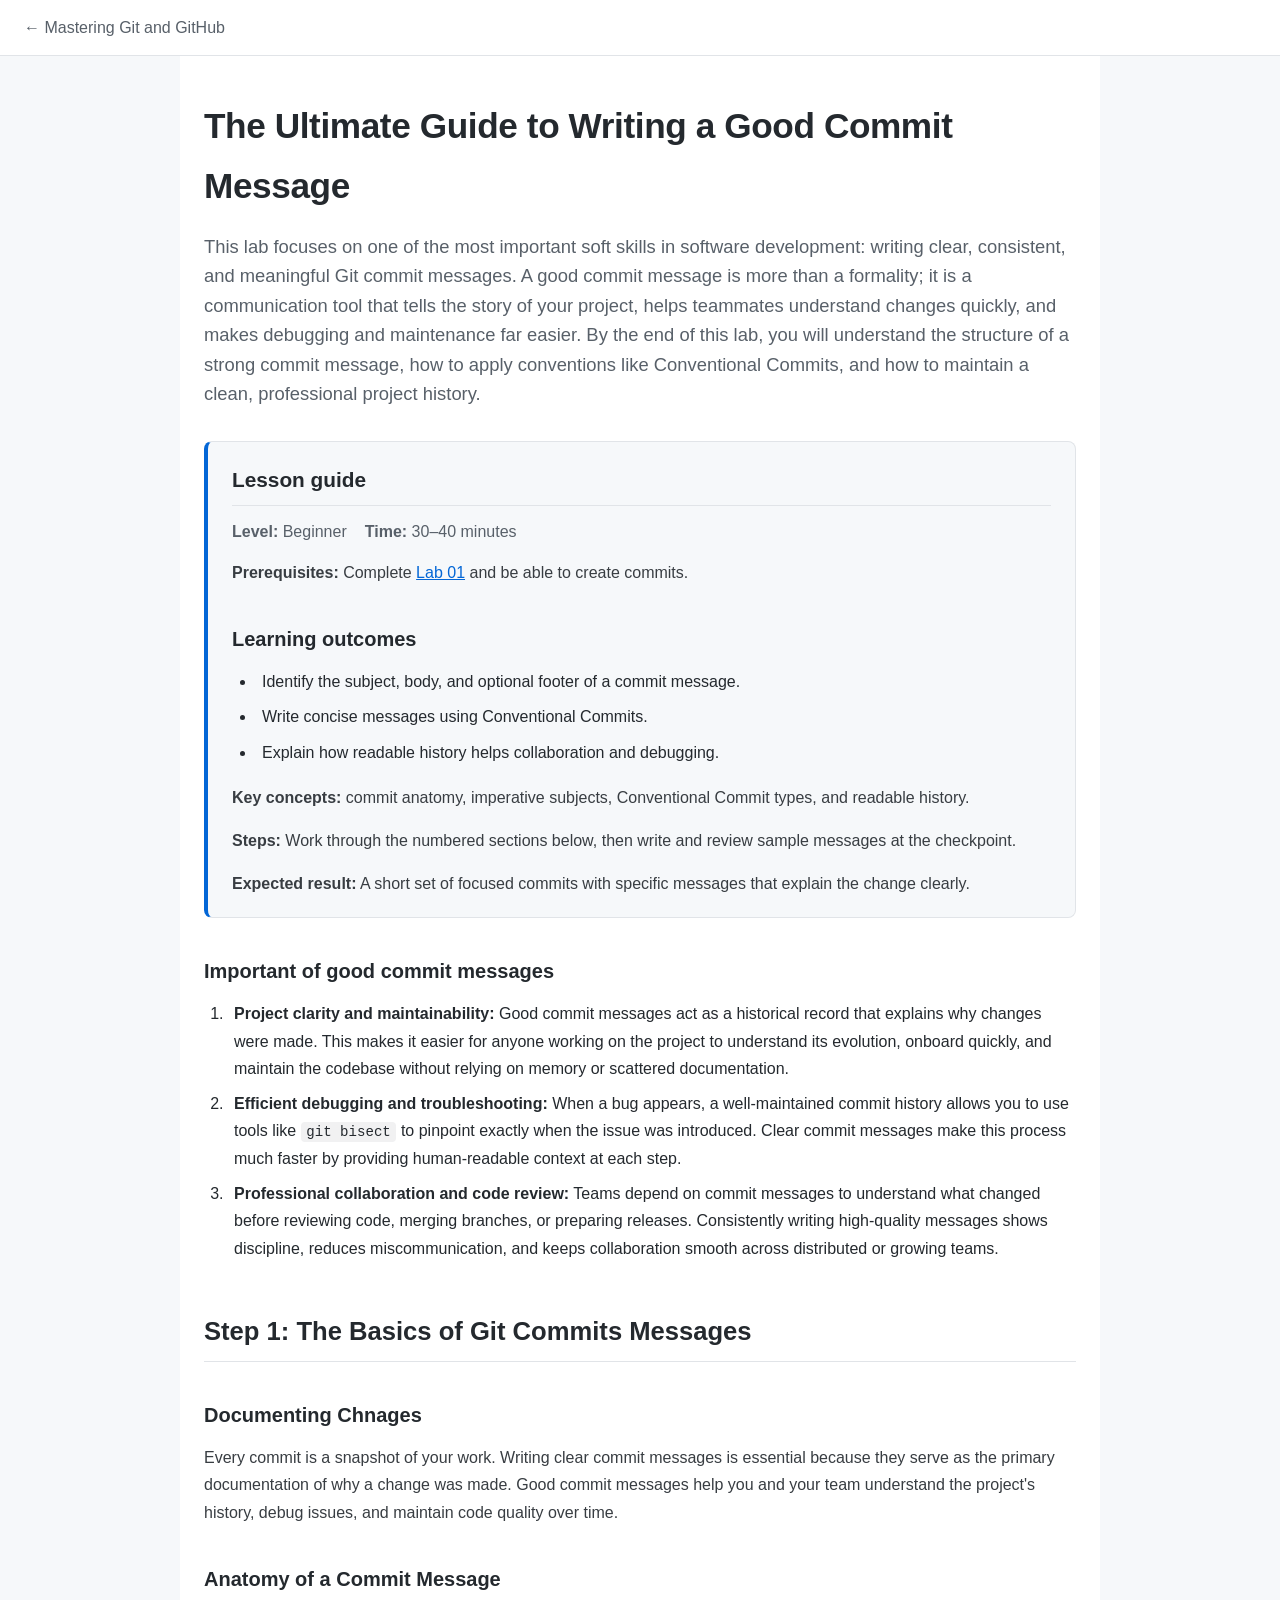
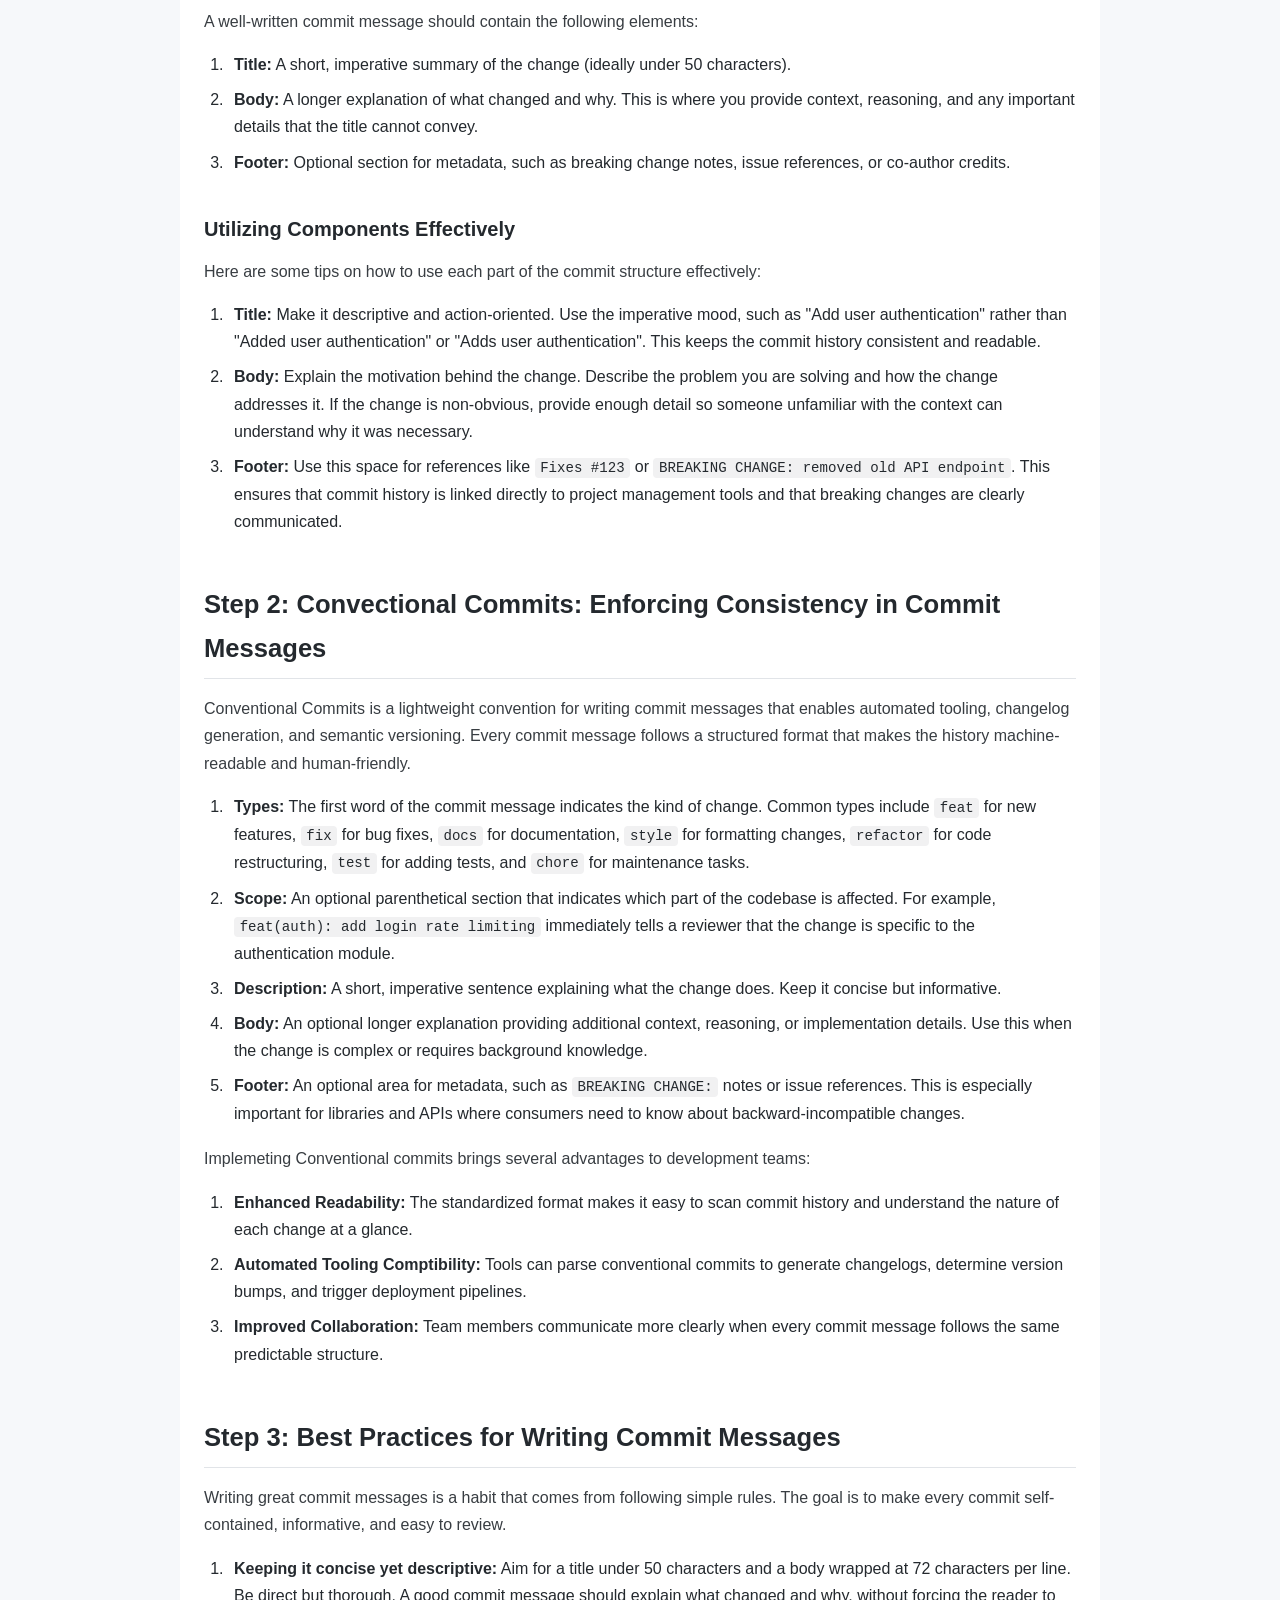
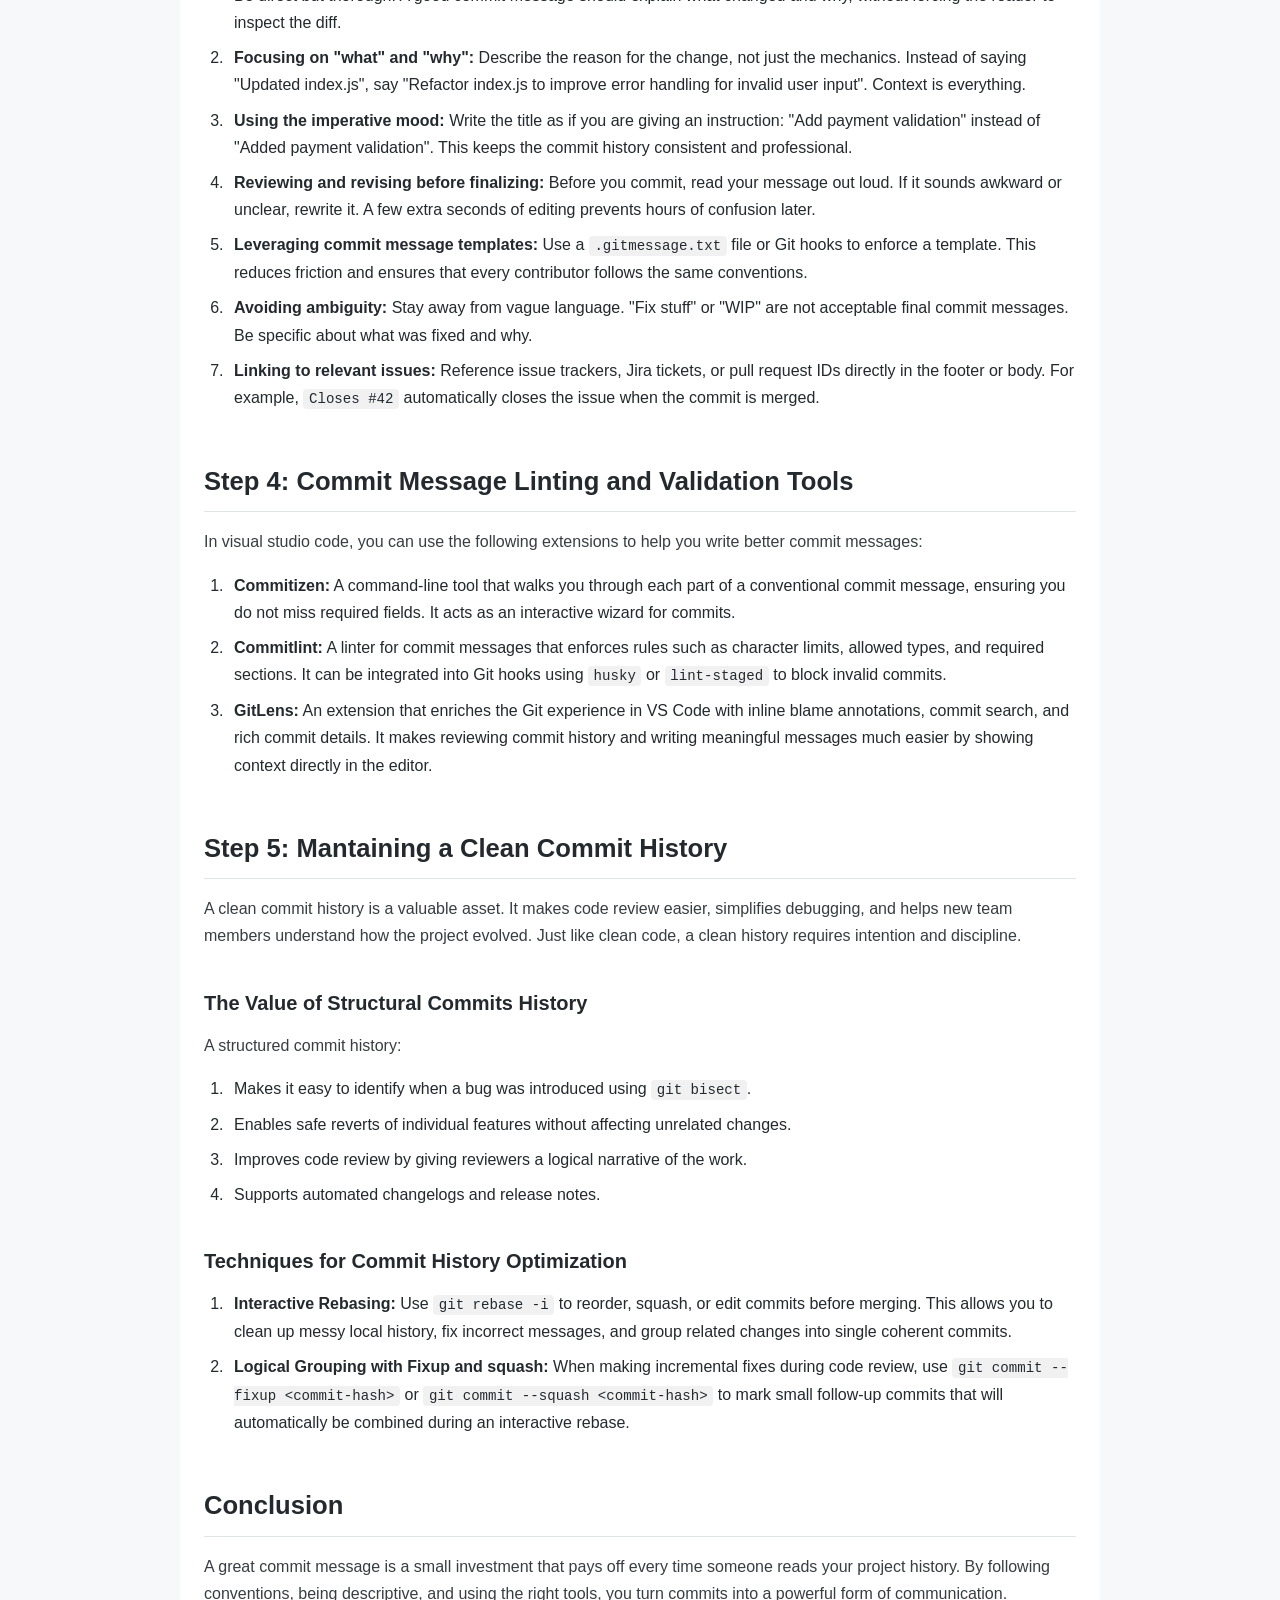
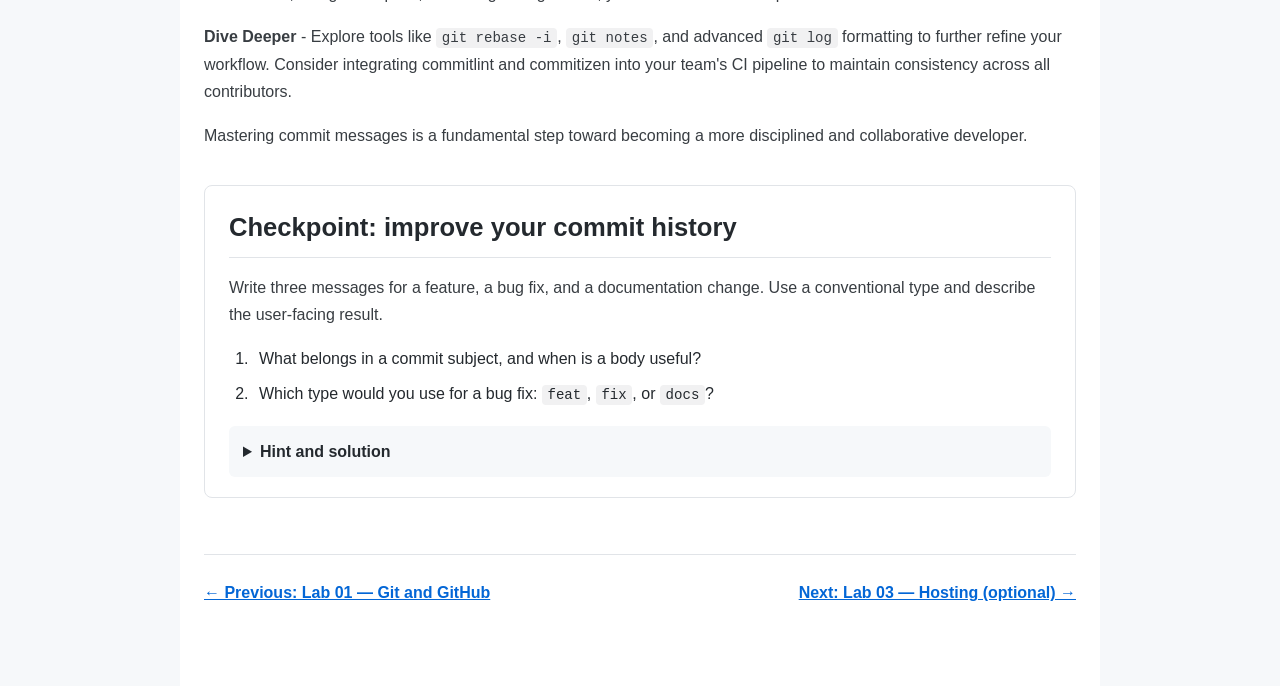
<file: lab_02/index.html>
<!DOCTYPE html>
<html lang="en">
<head>
  <meta charset="UTF-8">
  <meta name="viewport" content="width=device-width, initial-scale=1.0">
  <title>Lab 02 — The Ultimate Guide to Writing a Good Commit Message</title>
  <link rel="stylesheet" href="../style.css">
</head>
<body>
  <nav class="navbar">
    <a href="../">← Mastering Git and GitHub</a>
  </nav>
  <main class="container">
    <h1>The Ultimate Guide to Writing a Good Commit Message</h1>
    <p class="lead">This lab focuses on one of the most important soft skills in software development: writing clear, consistent, and meaningful Git commit messages. A good commit message is more than a formality; it is a communication tool that tells the story of your project, helps teammates understand changes quickly, and makes debugging and maintenance far easier. By the end of this lab, you will understand the structure of a strong commit message, how to apply conventions like Conventional Commits, and how to maintain a clean, professional project history.</p>
    <section class="lesson-overview" aria-labelledby="lesson-guide">
      <h2 id="lesson-guide">Lesson guide</h2>
      <p class="lesson-facts"><span><strong>Level:</strong> Beginner</span><span><strong>Time:</strong> 30–40 minutes</span></p>
      <p><strong>Prerequisites:</strong> Complete <a href="../lab_o1/">Lab 01</a> and be able to create commits.</p>
      <h3>Learning outcomes</h3>
      <ul>
        <li>Identify the subject, body, and optional footer of a commit message.</li>
        <li>Write concise messages using Conventional Commits.</li>
        <li>Explain how readable history helps collaboration and debugging.</li>
      </ul>
      <p><strong>Key concepts:</strong> commit anatomy, imperative subjects, Conventional Commit types, and readable history.</p>
      <p><strong>Steps:</strong> Work through the numbered sections below, then write and review sample messages at the checkpoint.</p>
      <p><strong>Expected result:</strong> A short set of focused commits with specific messages that explain the change clearly.</p>
    </section>

    <h3>Important of good commit messages</h3>
    <ol>
      <li><strong>Project clarity and maintainability:</strong> Good commit messages act as a historical record that explains why changes were made. This makes it easier for anyone working on the project to understand its evolution, onboard quickly, and maintain the codebase without relying on memory or scattered documentation.</li>
      <li><strong>Efficient debugging and troubleshooting:</strong> When a bug appears, a well-maintained commit history allows you to use tools like <code>git bisect</code> to pinpoint exactly when the issue was introduced. Clear commit messages make this process much faster by providing human-readable context at each step.</li>
      <li><strong>Professional collaboration and code review:</strong> Teams depend on commit messages to understand what changed before reviewing code, merging branches, or preparing releases. Consistently writing high-quality messages shows discipline, reduces miscommunication, and keeps collaboration smooth across distributed or growing teams.</li>
    </ol>

    <h2>Step 1: The Basics of Git Commits Messages</h2>
    <h3>Documenting Chnages</h3>
    <p>Every commit is a snapshot of your work. Writing clear commit messages is essential because they serve as the primary documentation of why a change was made. Good commit messages help you and your team understand the project's history, debug issues, and maintain code quality over time.</p>

    <h3>Anatomy of a Commit Message</h3>
    <p>A well-written commit message should contain the following elements:</p>
    <ol>
      <li><strong>Title:</strong> A short, imperative summary of the change (ideally under 50 characters).</li>
      <li><strong>Body:</strong> A longer explanation of what changed and why. This is where you provide context, reasoning, and any important details that the title cannot convey.</li>
      <li><strong>Footer:</strong> Optional section for metadata, such as breaking change notes, issue references, or co-author credits.</li>
    </ol>

    <h3>Utilizing Components Effectively</h3>
    <p>Here are some tips on how to use each part of the commit structure effectively:</p>
    <ol>
      <li><strong>Title:</strong> Make it descriptive and action-oriented. Use the imperative mood, such as "Add user authentication" rather than "Added user authentication" or "Adds user authentication". This keeps the commit history consistent and readable.</li>
      <li><strong>Body:</strong> Explain the motivation behind the change. Describe the problem you are solving and how the change addresses it. If the change is non-obvious, provide enough detail so someone unfamiliar with the context can understand why it was necessary.</li>
      <li><strong>Footer:</strong> Use this space for references like <code>Fixes #123</code> or <code>BREAKING CHANGE: removed old API endpoint</code>. This ensures that commit history is linked directly to project management tools and that breaking changes are clearly communicated.</li>
    </ol>

    <h2>Step 2: Convectional Commits: Enforcing Consistency in Commit Messages</h2>
    <p>Conventional Commits is a lightweight convention for writing commit messages that enables automated tooling, changelog generation, and semantic versioning. Every commit message follows a structured format that makes the history machine-readable and human-friendly.</p>
    <ol>
      <li><strong>Types:</strong> The first word of the commit message indicates the kind of change. Common types include <code>feat</code> for new features, <code>fix</code> for bug fixes, <code>docs</code> for documentation, <code>style</code> for formatting changes, <code>refactor</code> for code restructuring, <code>test</code> for adding tests, and <code>chore</code> for maintenance tasks.</li>
      <li><strong>Scope:</strong> An optional parenthetical section that indicates which part of the codebase is affected. For example, <code>feat(auth): add login rate limiting</code> immediately tells a reviewer that the change is specific to the authentication module.</li>
      <li><strong>Description:</strong> A short, imperative sentence explaining what the change does. Keep it concise but informative.</li>
      <li><strong>Body:</strong> An optional longer explanation providing additional context, reasoning, or implementation details. Use this when the change is complex or requires background knowledge.</li>
      <li><strong>Footer:</strong> An optional area for metadata, such as <code>BREAKING CHANGE:</code> notes or issue references. This is especially important for libraries and APIs where consumers need to know about backward-incompatible changes.</li>
    </ol>

    <p>Implemeting Conventional commits brings several advantages to development teams:</p>
    <ol>
      <li><strong>Enhanced Readability:</strong> The standardized format makes it easy to scan commit history and understand the nature of each change at a glance.</li>
      <li><strong>Automated Tooling Comptibility:</strong> Tools can parse conventional commits to generate changelogs, determine version bumps, and trigger deployment pipelines.</li>
      <li><strong>Improved Collaboration:</strong> Team members communicate more clearly when every commit message follows the same predictable structure.</li>
    </ol>

    <h2>Step 3: Best Practices for Writing Commit Messages</h2>
    <p>Writing great commit messages is a habit that comes from following simple rules. The goal is to make every commit self-contained, informative, and easy to review.</p>
    <ol>
      <li><strong>Keeping it concise yet descriptive:</strong> Aim for a title under 50 characters and a body wrapped at 72 characters per line. Be direct but thorough. A good commit message should explain what changed and why, without forcing the reader to inspect the diff.</li>
      <li><strong>Focusing on "what" and "why":</strong> Describe the reason for the change, not just the mechanics. Instead of saying "Updated index.js", say "Refactor index.js to improve error handling for invalid user input". Context is everything.</li>
      <li><strong>Using the imperative mood:</strong> Write the title as if you are giving an instruction: "Add payment validation" instead of "Added payment validation". This keeps the commit history consistent and professional.</li>
      <li><strong>Reviewing and revising before finalizing:</strong> Before you commit, read your message out loud. If it sounds awkward or unclear, rewrite it. A few extra seconds of editing prevents hours of confusion later.</li>
      <li><strong>Leveraging commit message templates:</strong> Use a <code>.gitmessage.txt</code> file or Git hooks to enforce a template. This reduces friction and ensures that every contributor follows the same conventions.</li>
      <li><strong>Avoiding ambiguity:</strong> Stay away from vague language. "Fix stuff" or "WIP" are not acceptable final commit messages. Be specific about what was fixed and why.</li>
      <li><strong>Linking to relevant issues:</strong> Reference issue trackers, Jira tickets, or pull request IDs directly in the footer or body. For example, <code>Closes #42</code> automatically closes the issue when the commit is merged.</li>
    </ol>

    <h2>Step 4: Commit Message Linting and Validation Tools</h2>
    <p>In visual studio code, you can use the following extensions to help you write better commit messages:</p>
    <ol>
      <li><strong>Commitizen:</strong> A command-line tool that walks you through each part of a conventional commit message, ensuring you do not miss required fields. It acts as an interactive wizard for commits.</li>
      <li><strong>Commitlint:</strong> A linter for commit messages that enforces rules such as character limits, allowed types, and required sections. It can be integrated into Git hooks using <code>husky</code> or <code>lint-staged</code> to block invalid commits.</li>
      <li><strong>GitLens:</strong> An extension that enriches the Git experience in VS Code with inline blame annotations, commit search, and rich commit details. It makes reviewing commit history and writing meaningful messages much easier by showing context directly in the editor.</li>
    </ol>

    <h2>Step 5: Mantaining a Clean Commit History</h2>
    <p>A clean commit history is a valuable asset. It makes code review easier, simplifies debugging, and helps new team members understand how the project evolved. Just like clean code, a clean history requires intention and discipline.</p>

    <h3>The Value of Structural Commits History</h3>
    <p>A structured commit history:</p>
    <ol>
      <li>Makes it easy to identify when a bug was introduced using <code>git bisect</code>.</li>
      <li>Enables safe reverts of individual features without affecting unrelated changes.</li>
      <li>Improves code review by giving reviewers a logical narrative of the work.</li>
      <li>Supports automated changelogs and release notes.</li>
    </ol>

    <h3>Techniques for Commit History Optimization</h3>
    <ol>
      <li><strong>Interactive Rebasing:</strong> Use <code>git rebase -i</code> to reorder, squash, or edit commits before merging. This allows you to clean up messy local history, fix incorrect messages, and group related changes into single coherent commits.</li>
      <li><strong>Logical Grouping with Fixup and squash:</strong> When making incremental fixes during code review, use <code>git commit --fixup &lt;commit-hash&gt;</code> or <code>git commit --squash &lt;commit-hash&gt;</code> to mark small follow-up commits that will automatically be combined during an interactive rebase.</li>
    </ol>

    <h2>Conclusion</h2>
    <p>A great commit message is a small investment that pays off every time someone reads your project history. By following conventions, being descriptive, and using the right tools, you turn commits into a powerful form of communication.</p>
    <p><strong>Dive Deeper</strong> - Explore tools like <code>git rebase -i</code>, <code>git notes</code>, and advanced <code>git log</code> formatting to further refine your workflow. Consider integrating commitlint and commitizen into your team's CI pipeline to maintain consistency across all contributors.</p>
    <p>Mastering commit messages is a fundamental step toward becoming a more disciplined and collaborative developer.</p>

    <section class="knowledge-check" aria-labelledby="knowledge-check-title">
      <h2 id="knowledge-check-title">Checkpoint: improve your commit history</h2>
      <p>Write three messages for a feature, a bug fix, and a documentation change. Use a conventional type and describe the user-facing result.</p>
      <ol>
        <li>What belongs in a commit subject, and when is a body useful?</li>
        <li>Which type would you use for a bug fix: <code>feat</code>, <code>fix</code>, or <code>docs</code>?</li>
      </ol>
      <details>
        <summary>Hint and solution</summary>
        <p>A subject briefly states the change; use a body to explain motivation or context. The bug-fix type is <code>fix</code>. Example: <code>fix: reject expired session tokens</code>.</p>
      </details>
    </section>
    <nav class="next-lab lesson-navigation" aria-label="Lesson navigation">
      <a href="../lab_o1/">← Previous: Lab 01 — Git and GitHub</a>
      <a href="../lab_03/">Next: Lab 03 — Hosting (optional) →</a>
    </nav>
  </main>
</body>
</html>
</file>
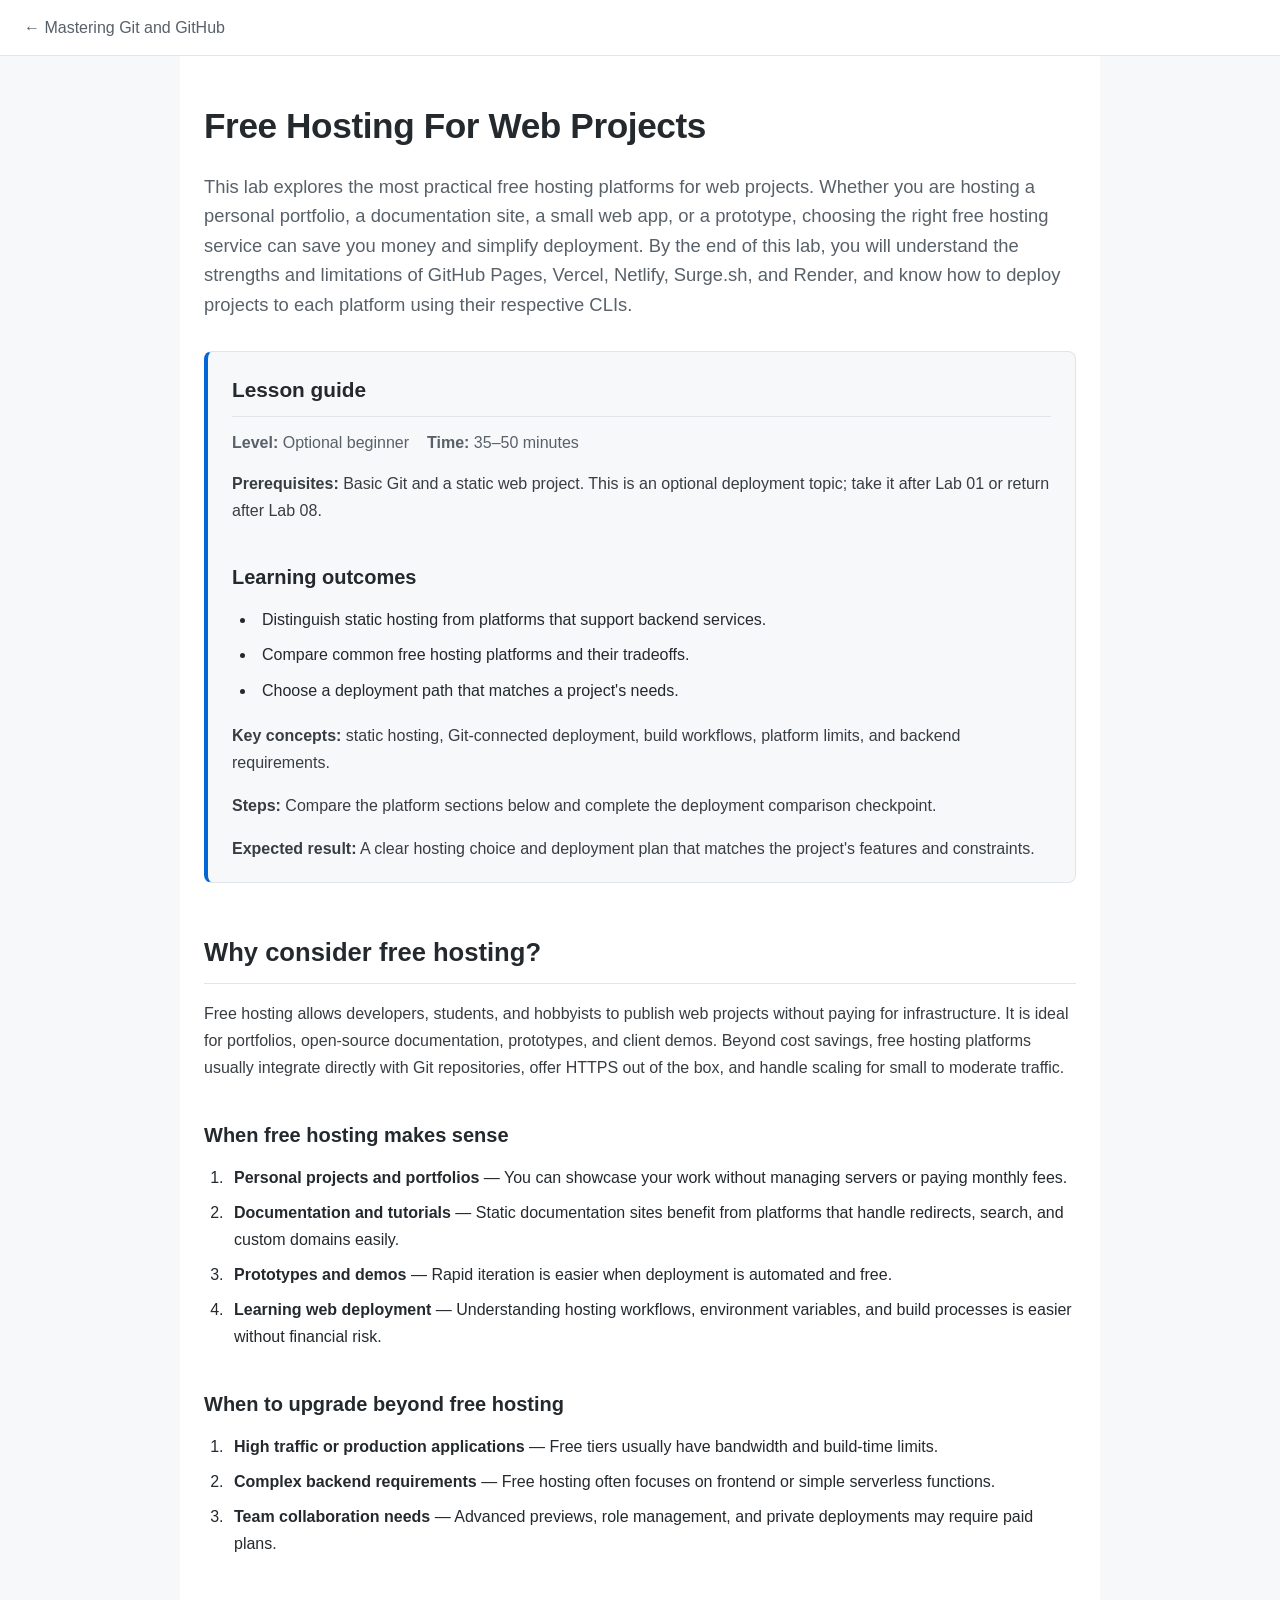
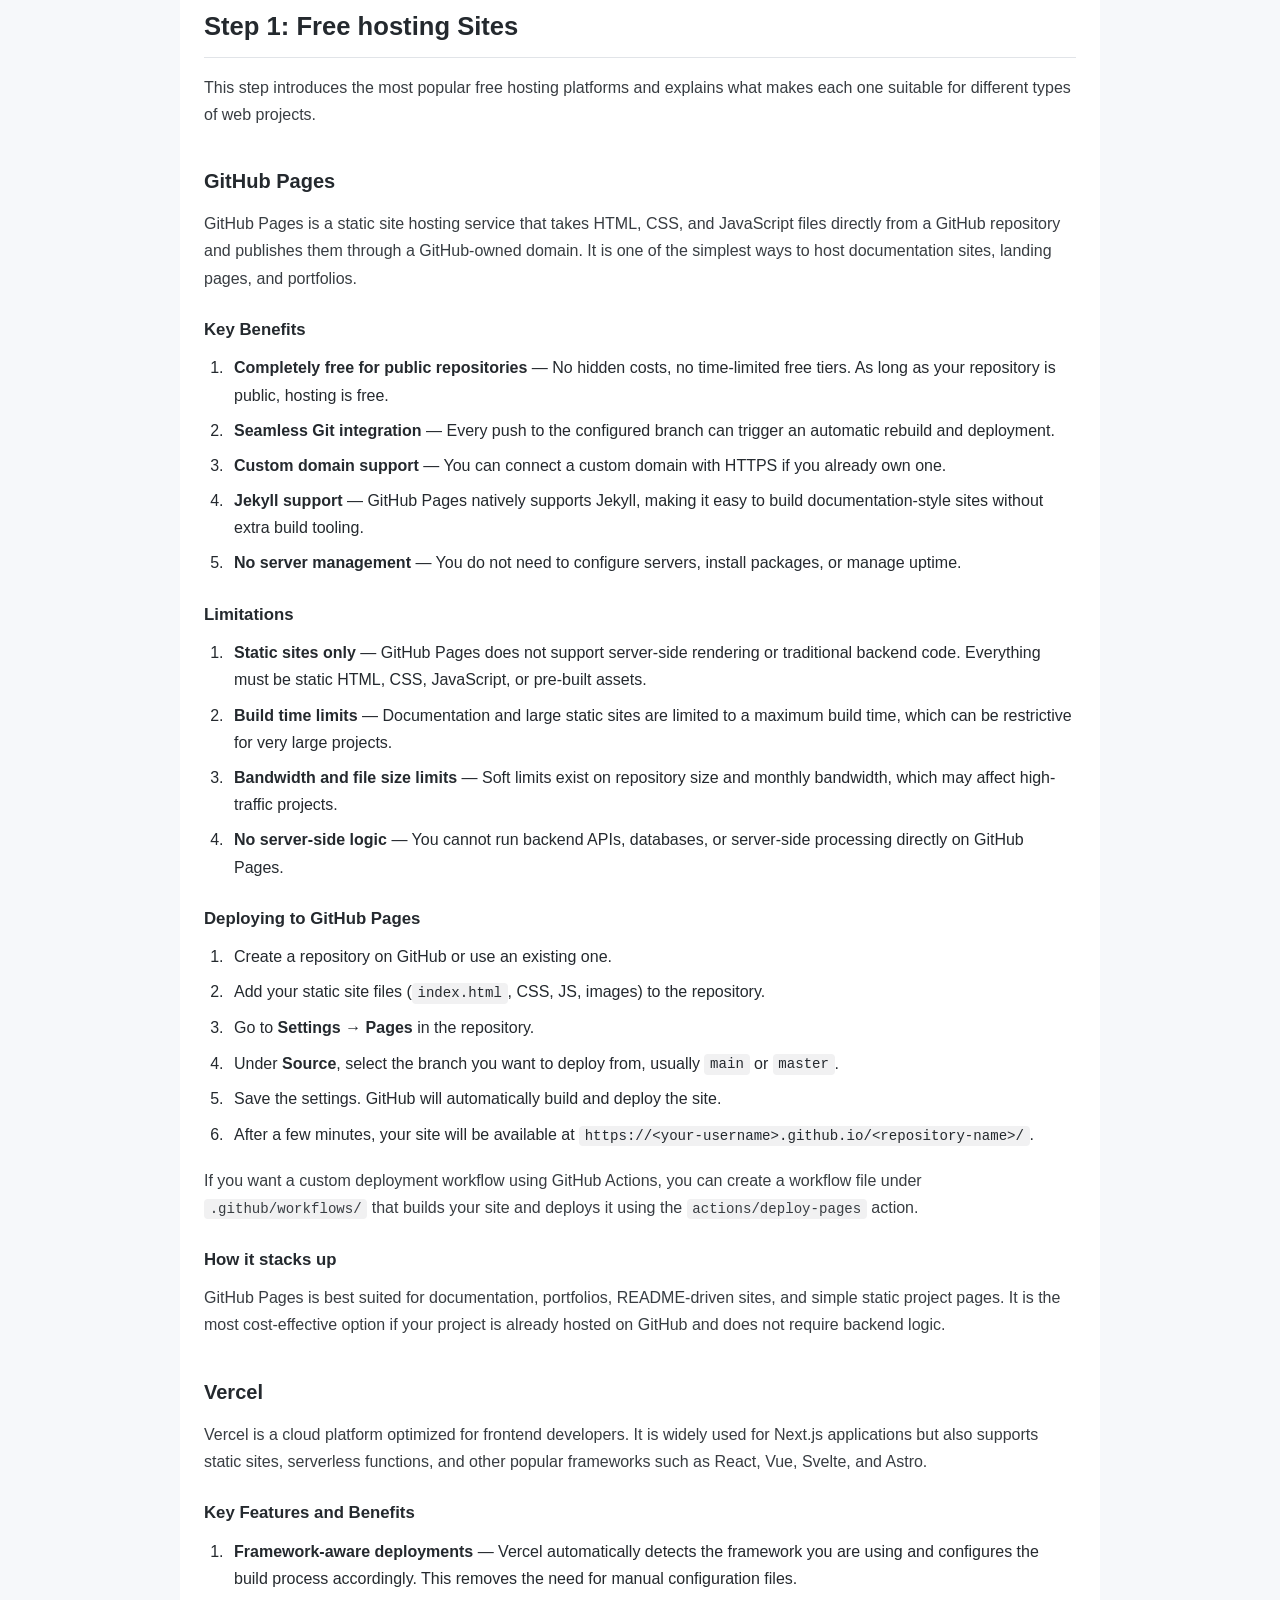
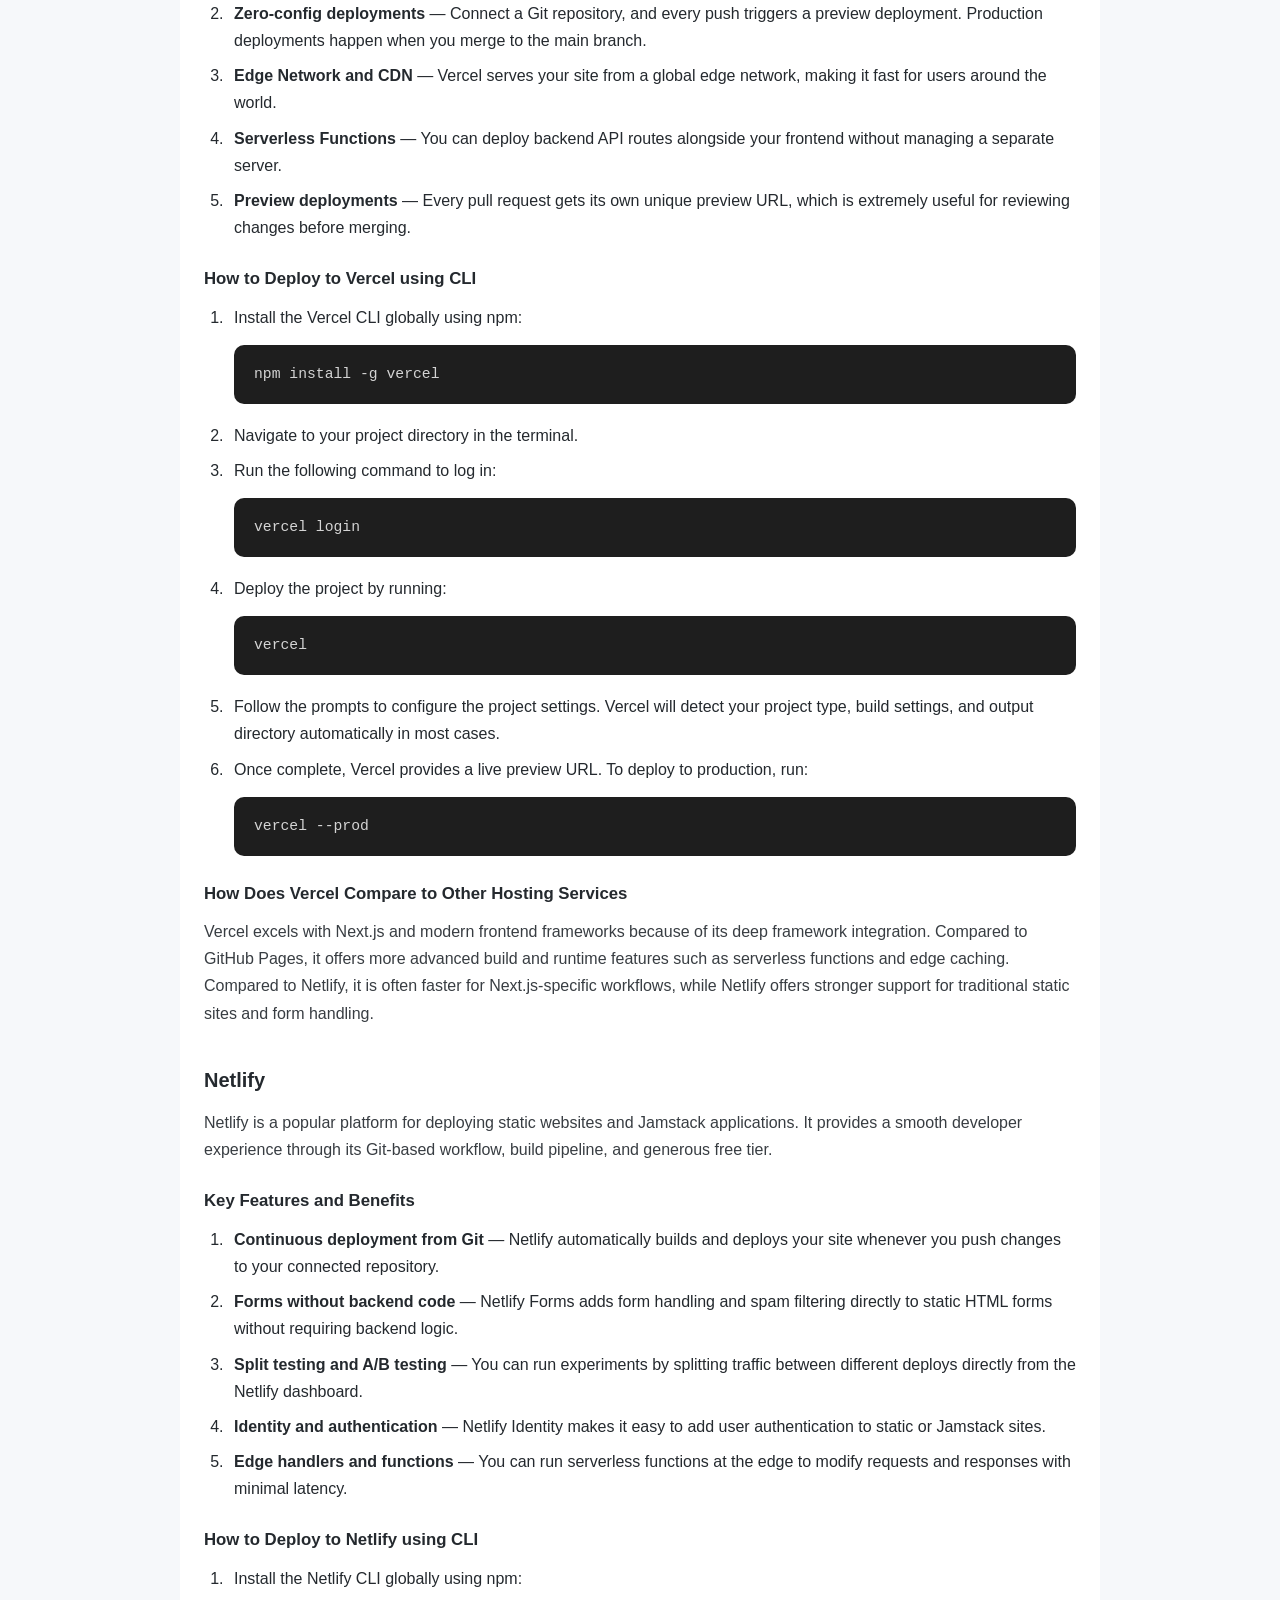
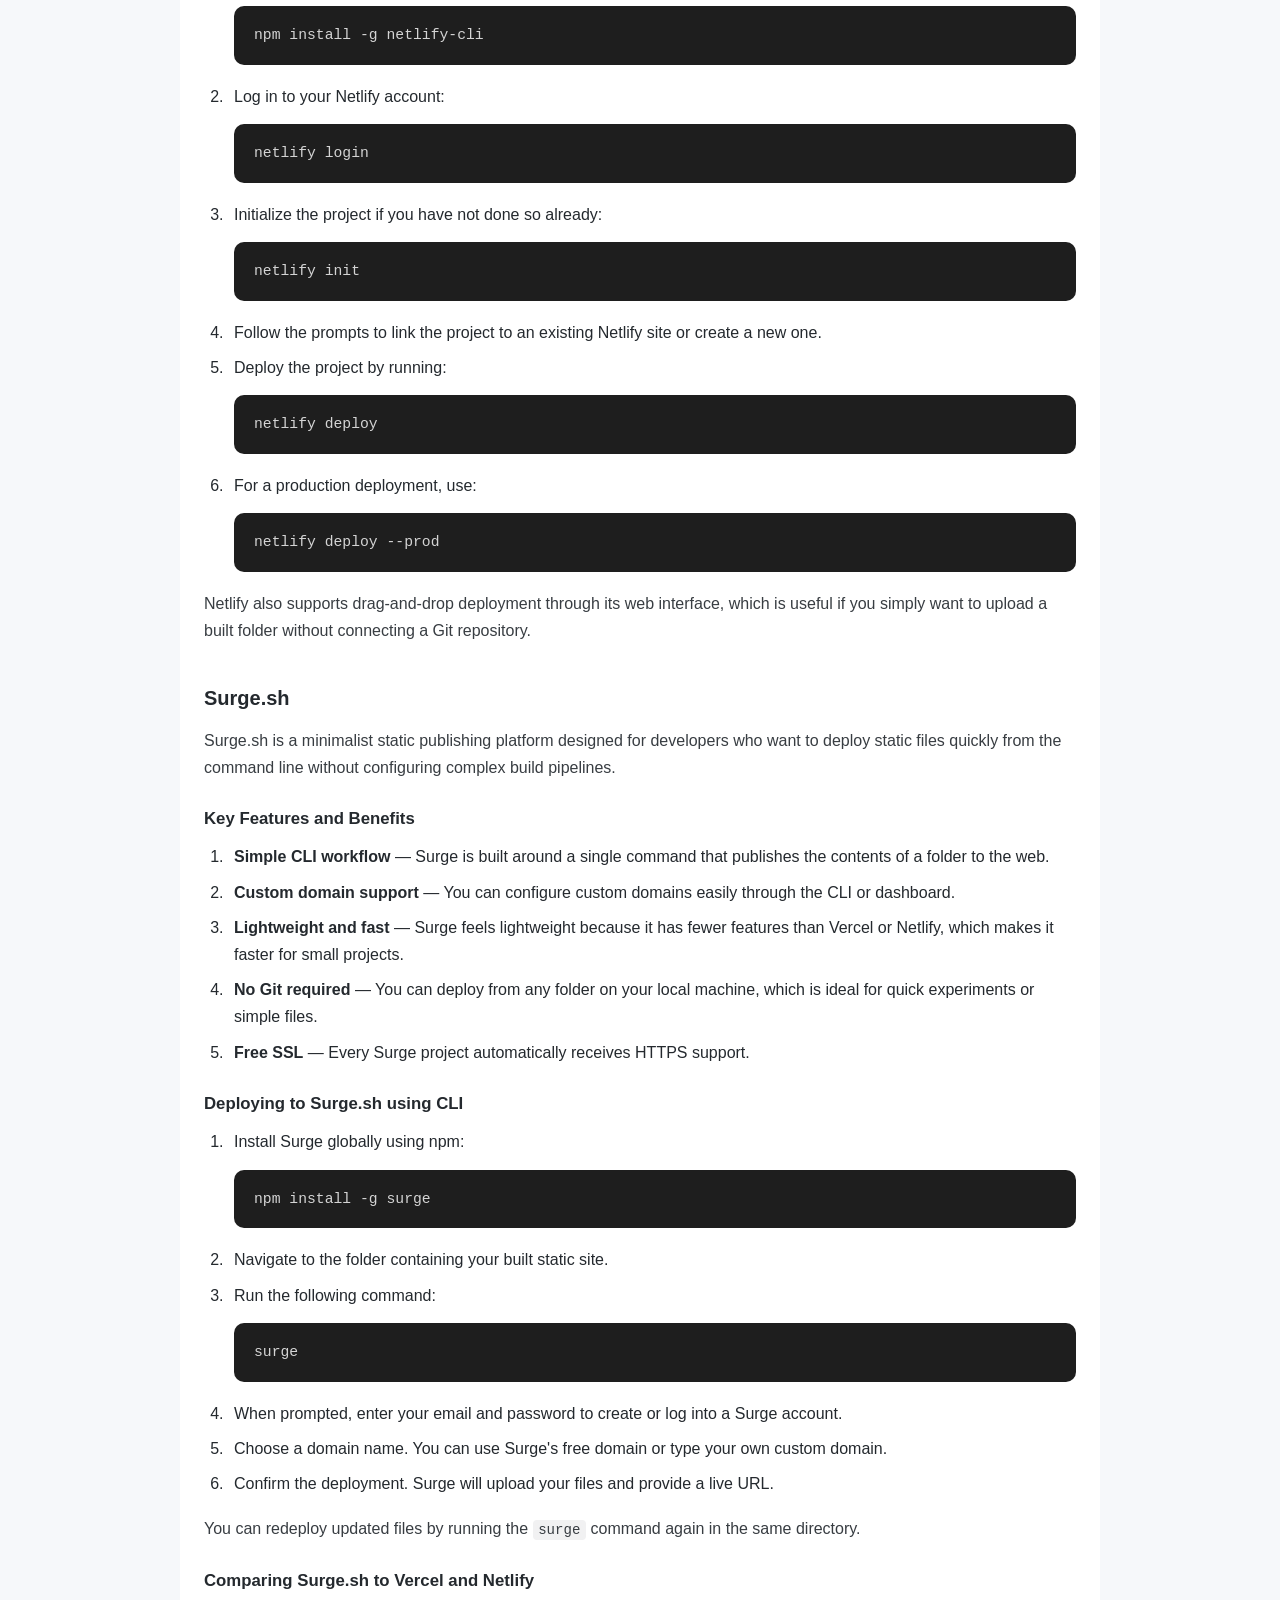
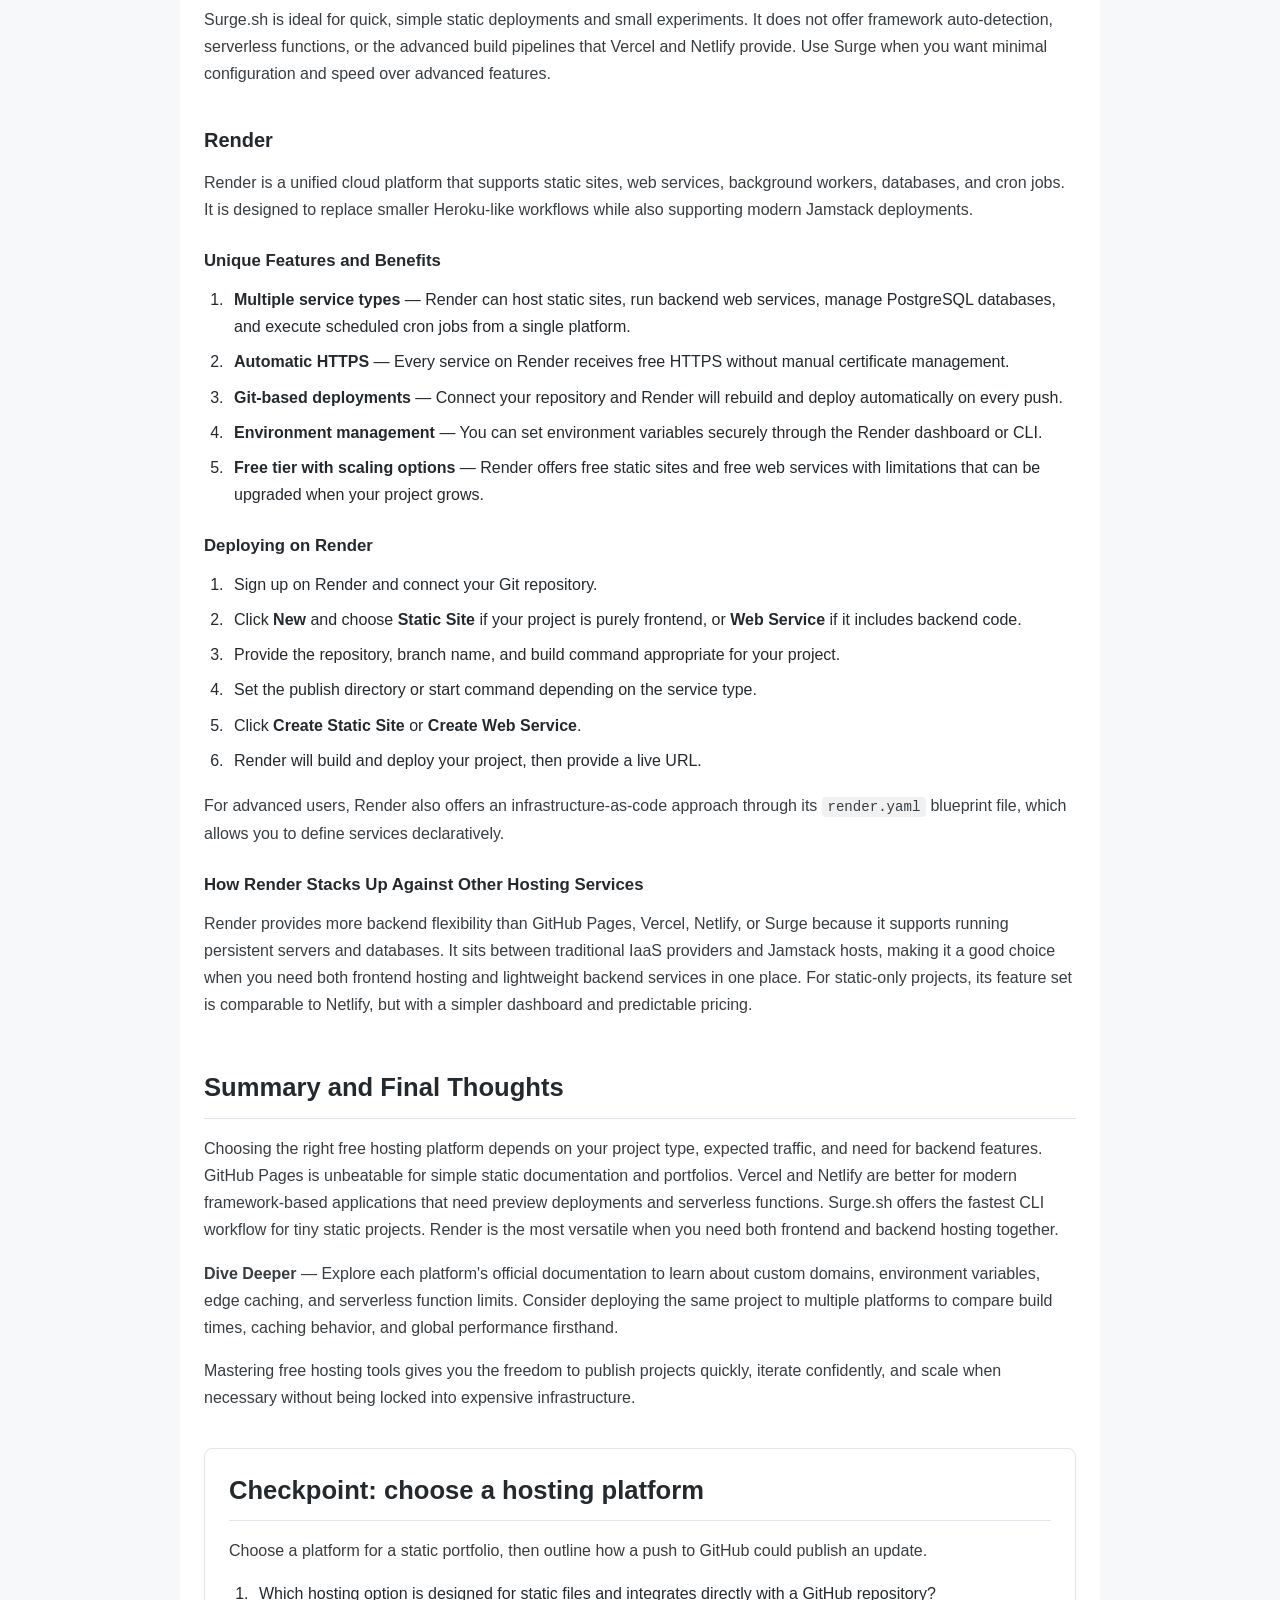
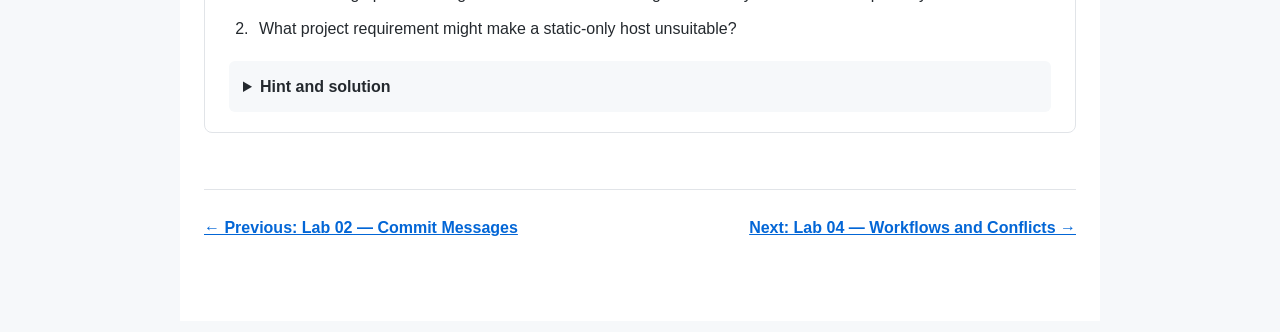
<file: lab_03/index.html>
<!DOCTYPE html>
<html lang="en">
<head>
  <meta charset="UTF-8">
  <meta name="viewport" content="width=device-width, initial-scale=1.0">
  <title>Lab 03 — Free Hosting For Web Projects</title>
  <link rel="stylesheet" href="../style.css">
</head>
<body>
  <nav class="navbar">
    <a href="../">← Mastering Git and GitHub</a>
  </nav>
  <main class="container">
    <h1>Free Hosting For Web Projects</h1>
    <p class="lead">This lab explores the most practical free hosting platforms for web projects. Whether you are hosting a personal portfolio, a documentation site, a small web app, or a prototype, choosing the right free hosting service can save you money and simplify deployment. By the end of this lab, you will understand the strengths and limitations of GitHub Pages, Vercel, Netlify, Surge.sh, and Render, and know how to deploy projects to each platform using their respective CLIs.</p>
    <section class="lesson-overview" aria-labelledby="lesson-guide">
      <h2 id="lesson-guide">Lesson guide</h2>
      <p class="lesson-facts"><span><strong>Level:</strong> Optional beginner</span><span><strong>Time:</strong> 35–50 minutes</span></p>
      <p><strong>Prerequisites:</strong> Basic Git and a static web project. This is an optional deployment topic; take it after Lab 01 or return after Lab 08.</p>
      <h3>Learning outcomes</h3>
      <ul>
        <li>Distinguish static hosting from platforms that support backend services.</li>
        <li>Compare common free hosting platforms and their tradeoffs.</li>
        <li>Choose a deployment path that matches a project's needs.</li>
      </ul>
      <p><strong>Key concepts:</strong> static hosting, Git-connected deployment, build workflows, platform limits, and backend requirements.</p>
      <p><strong>Steps:</strong> Compare the platform sections below and complete the deployment comparison checkpoint.</p>
      <p><strong>Expected result:</strong> A clear hosting choice and deployment plan that matches the project's features and constraints.</p>
    </section>

    <h2>Why consider free hosting?</h2>
    <p>Free hosting allows developers, students, and hobbyists to publish web projects without paying for infrastructure. It is ideal for portfolios, open-source documentation, prototypes, and client demos. Beyond cost savings, free hosting platforms usually integrate directly with Git repositories, offer HTTPS out of the box, and handle scaling for small to moderate traffic.</p>

    <h3>When free hosting makes sense</h3>
    <ol>
      <li><strong>Personal projects and portfolios</strong> — You can showcase your work without managing servers or paying monthly fees.</li>
      <li><strong>Documentation and tutorials</strong> — Static documentation sites benefit from platforms that handle redirects, search, and custom domains easily.</li>
      <li><strong>Prototypes and demos</strong> — Rapid iteration is easier when deployment is automated and free.</li>
      <li><strong>Learning web deployment</strong> — Understanding hosting workflows, environment variables, and build processes is easier without financial risk.</li>
    </ol>

    <h3>When to upgrade beyond free hosting</h3>
    <ol>
      <li><strong>High traffic or production applications</strong> — Free tiers usually have bandwidth and build-time limits.</li>
      <li><strong>Complex backend requirements</strong> — Free hosting often focuses on frontend or simple serverless functions.</li>
      <li><strong>Team collaboration needs</strong> — Advanced previews, role management, and private deployments may require paid plans.</li>
    </ol>

    <h2>Step 1: Free hosting Sites</h2>
    <p>This step introduces the most popular free hosting platforms and explains what makes each one suitable for different types of web projects.</p>

    <h3>GitHub Pages</h3>
    <p>GitHub Pages is a static site hosting service that takes HTML, CSS, and JavaScript files directly from a GitHub repository and publishes them through a GitHub-owned domain. It is one of the simplest ways to host documentation sites, landing pages, and portfolios.</p>

    <h4>Key Benefits</h4>
    <ol>
      <li><strong>Completely free for public repositories</strong> — No hidden costs, no time-limited free tiers. As long as your repository is public, hosting is free.</li>
      <li><strong>Seamless Git integration</strong> — Every push to the configured branch can trigger an automatic rebuild and deployment.</li>
      <li><strong>Custom domain support</strong> — You can connect a custom domain with HTTPS if you already own one.</li>
      <li><strong>Jekyll support</strong> — GitHub Pages natively supports Jekyll, making it easy to build documentation-style sites without extra build tooling.</li>
      <li><strong>No server management</strong> — You do not need to configure servers, install packages, or manage uptime.</li>
    </ol>

    <h4>Limitations</h4>
    <ol>
      <li><strong>Static sites only</strong> — GitHub Pages does not support server-side rendering or traditional backend code. Everything must be static HTML, CSS, JavaScript, or pre-built assets.</li>
      <li><strong>Build time limits</strong> — Documentation and large static sites are limited to a maximum build time, which can be restrictive for very large projects.</li>
      <li><strong>Bandwidth and file size limits</strong> — Soft limits exist on repository size and monthly bandwidth, which may affect high-traffic projects.</li>
      <li><strong>No server-side logic</strong> — You cannot run backend APIs, databases, or server-side processing directly on GitHub Pages.</li>
    </ol>

    <h4>Deploying to GitHub Pages</h4>
    <ol>
      <li>Create a repository on GitHub or use an existing one.</li>
      <li>Add your static site files (<code>index.html</code>, CSS, JS, images) to the repository.</li>
      <li>Go to <strong>Settings → Pages</strong> in the repository.</li>
      <li>Under <strong>Source</strong>, select the branch you want to deploy from, usually <code>main</code> or <code>master</code>.</li>
      <li>Save the settings. GitHub will automatically build and deploy the site.</li>
      <li>After a few minutes, your site will be available at <code>https://&lt;your-username&gt;.github.io/&lt;repository-name&gt;/</code>.</li>
    </ol>
    <p>If you want a custom deployment workflow using GitHub Actions, you can create a workflow file under <code>.github/workflows/</code> that builds your site and deploys it using the <code>actions/deploy-pages</code> action.</p>

    <h4>How it stacks up</h4>
    <p>GitHub Pages is best suited for documentation, portfolios, README-driven sites, and simple static project pages. It is the most cost-effective option if your project is already hosted on GitHub and does not require backend logic.</p>

    <h3>Vercel</h3>
    <p>Vercel is a cloud platform optimized for frontend developers. It is widely used for Next.js applications but also supports static sites, serverless functions, and other popular frameworks such as React, Vue, Svelte, and Astro.</p>

    <h4>Key Features and Benefits</h4>
    <ol>
      <li><strong>Framework-aware deployments</strong> — Vercel automatically detects the framework you are using and configures the build process accordingly. This removes the need for manual configuration files.</li>
      <li><strong>Zero-config deployments</strong> — Connect a Git repository, and every push triggers a preview deployment. Production deployments happen when you merge to the main branch.</li>
      <li><strong>Edge Network and CDN</strong> — Vercel serves your site from a global edge network, making it fast for users around the world.</li>
      <li><strong>Serverless Functions</strong> — You can deploy backend API routes alongside your frontend without managing a separate server.</li>
      <li><strong>Preview deployments</strong> — Every pull request gets its own unique preview URL, which is extremely useful for reviewing changes before merging.</li>
    </ol>

    <h4>How to Deploy to Vercel using CLI</h4>
    <ol>
      <li>Install the Vercel CLI globally using npm:
        <pre><code class="language-bash">npm install -g vercel</code></pre>
      </li>
      <li>Navigate to your project directory in the terminal.</li>
      <li>Run the following command to log in:
        <pre><code class="language-bash">vercel login</code></pre>
      </li>
      <li>Deploy the project by running:
        <pre><code class="language-bash">vercel</code></pre>
      </li>
      <li>Follow the prompts to configure the project settings. Vercel will detect your project type, build settings, and output directory automatically in most cases.</li>
      <li>Once complete, Vercel provides a live preview URL. To deploy to production, run:
        <pre><code class="language-bash">vercel --prod</code></pre>
      </li>
    </ol>

    <h4>How Does Vercel Compare to Other Hosting Services</h4>
    <p>Vercel excels with Next.js and modern frontend frameworks because of its deep framework integration. Compared to GitHub Pages, it offers more advanced build and runtime features such as serverless functions and edge caching. Compared to Netlify, it is often faster for Next.js-specific workflows, while Netlify offers stronger support for traditional static sites and form handling.</p>

    <h3>Netlify</h3>
    <p>Netlify is a popular platform for deploying static websites and Jamstack applications. It provides a smooth developer experience through its Git-based workflow, build pipeline, and generous free tier.</p>

    <h4>Key Features and Benefits</h4>
    <ol>
      <li><strong>Continuous deployment from Git</strong> — Netlify automatically builds and deploys your site whenever you push changes to your connected repository.</li>
      <li><strong>Forms without backend code</strong> — Netlify Forms adds form handling and spam filtering directly to static HTML forms without requiring backend logic.</li>
      <li><strong>Split testing and A/B testing</strong> — You can run experiments by splitting traffic between different deploys directly from the Netlify dashboard.</li>
      <li><strong>Identity and authentication</strong> — Netlify Identity makes it easy to add user authentication to static or Jamstack sites.</li>
      <li><strong>Edge handlers and functions</strong> — You can run serverless functions at the edge to modify requests and responses with minimal latency.</li>
    </ol>

    <h4>How to Deploy to Netlify using CLI</h4>
    <ol>
      <li>Install the Netlify CLI globally using npm:
        <pre><code class="language-bash">npm install -g netlify-cli</code></pre>
      </li>
      <li>Log in to your Netlify account:
        <pre><code class="language-bash">netlify login</code></pre>
      </li>
      <li>Initialize the project if you have not done so already:
        <pre><code class="language-bash">netlify init</code></pre>
      </li>
      <li>Follow the prompts to link the project to an existing Netlify site or create a new one.</li>
      <li>Deploy the project by running:
        <pre><code class="language-bash">netlify deploy</code></pre>
      </li>
      <li>For a production deployment, use:
        <pre><code class="language-bash">netlify deploy --prod</code></pre>
      </li>
    </ol>
    <p>Netlify also supports drag-and-drop deployment through its web interface, which is useful if you simply want to upload a built folder without connecting a Git repository.</p>

    <h3>Surge.sh</h3>
    <p>Surge.sh is a minimalist static publishing platform designed for developers who want to deploy static files quickly from the command line without configuring complex build pipelines.</p>

    <h4>Key Features and Benefits</h4>
    <ol>
      <li><strong>Simple CLI workflow</strong> — Surge is built around a single command that publishes the contents of a folder to the web.</li>
      <li><strong>Custom domain support</strong> — You can configure custom domains easily through the CLI or dashboard.</li>
      <li><strong>Lightweight and fast</strong> — Surge feels lightweight because it has fewer features than Vercel or Netlify, which makes it faster for small projects.</li>
      <li><strong>No Git required</strong> — You can deploy from any folder on your local machine, which is ideal for quick experiments or simple files.</li>
      <li><strong>Free SSL</strong> — Every Surge project automatically receives HTTPS support.</li>
    </ol>

    <h4>Deploying to Surge.sh using CLI</h4>
    <ol>
      <li>Install Surge globally using npm:
        <pre><code class="language-bash">npm install -g surge</code></pre>
      </li>
      <li>Navigate to the folder containing your built static site.</li>
      <li>Run the following command:
        <pre><code class="language-bash">surge</code></pre>
      </li>
      <li>When prompted, enter your email and password to create or log into a Surge account.</li>
      <li>Choose a domain name. You can use Surge's free domain or type your own custom domain.</li>
      <li>Confirm the deployment. Surge will upload your files and provide a live URL.</li>
    </ol>
    <p>You can redeploy updated files by running the <code>surge</code> command again in the same directory.</p>

    <h4>Comparing Surge.sh to Vercel and Netlify</h4>
    <p>Surge.sh is ideal for quick, simple static deployments and small experiments. It does not offer framework auto-detection, serverless functions, or the advanced build pipelines that Vercel and Netlify provide. Use Surge when you want minimal configuration and speed over advanced features.</p>

    <h3>Render</h3>
    <p>Render is a unified cloud platform that supports static sites, web services, background workers, databases, and cron jobs. It is designed to replace smaller Heroku-like workflows while also supporting modern Jamstack deployments.</p>

    <h4>Unique Features and Benefits</h4>
    <ol>
      <li><strong>Multiple service types</strong> — Render can host static sites, run backend web services, manage PostgreSQL databases, and execute scheduled cron jobs from a single platform.</li>
      <li><strong>Automatic HTTPS</strong> — Every service on Render receives free HTTPS without manual certificate management.</li>
      <li><strong>Git-based deployments</strong> — Connect your repository and Render will rebuild and deploy automatically on every push.</li>
      <li><strong>Environment management</strong> — You can set environment variables securely through the Render dashboard or CLI.</li>
      <li><strong>Free tier with scaling options</strong> — Render offers free static sites and free web services with limitations that can be upgraded when your project grows.</li>
    </ol>

    <h4>Deploying on Render</h4>
    <ol>
      <li>Sign up on Render and connect your Git repository.</li>
      <li>Click <strong>New</strong> and choose <strong>Static Site</strong> if your project is purely frontend, or <strong>Web Service</strong> if it includes backend code.</li>
      <li>Provide the repository, branch name, and build command appropriate for your project.</li>
      <li>Set the publish directory or start command depending on the service type.</li>
      <li>Click <strong>Create Static Site</strong> or <strong>Create Web Service</strong>.</li>
      <li>Render will build and deploy your project, then provide a live URL.</li>
    </ol>
    <p>For advanced users, Render also offers an infrastructure-as-code approach through its <code>render.yaml</code> blueprint file, which allows you to define services declaratively.</p>

    <h4>How Render Stacks Up Against Other Hosting Services</h4>
    <p>Render provides more backend flexibility than GitHub Pages, Vercel, Netlify, or Surge because it supports running persistent servers and databases. It sits between traditional IaaS providers and Jamstack hosts, making it a good choice when you need both frontend hosting and lightweight backend services in one place. For static-only projects, its feature set is comparable to Netlify, but with a simpler dashboard and predictable pricing.</p>

    <h2>Summary and Final Thoughts</h2>
    <p>Choosing the right free hosting platform depends on your project type, expected traffic, and need for backend features. GitHub Pages is unbeatable for simple static documentation and portfolios. Vercel and Netlify are better for modern framework-based applications that need preview deployments and serverless functions. Surge.sh offers the fastest CLI workflow for tiny static projects. Render is the most versatile when you need both frontend and backend hosting together.</p>
    <p><strong>Dive Deeper</strong> — Explore each platform's official documentation to learn about custom domains, environment variables, edge caching, and serverless function limits. Consider deploying the same project to multiple platforms to compare build times, caching behavior, and global performance firsthand.</p>
    <p>Mastering free hosting tools gives you the freedom to publish projects quickly, iterate confidently, and scale when necessary without being locked into expensive infrastructure.</p>

    <section class="knowledge-check" aria-labelledby="knowledge-check-title">
      <h2 id="knowledge-check-title">Checkpoint: choose a hosting platform</h2>
      <p>Choose a platform for a static portfolio, then outline how a push to GitHub could publish an update.</p>
      <ol>
        <li>Which hosting option is designed for static files and integrates directly with a GitHub repository?</li>
        <li>What project requirement might make a static-only host unsuitable?</li>
      </ol>
      <details>
        <summary>Hint and solution</summary>
        <p>GitHub Pages is a straightforward choice for a static portfolio. If the project needs server-side code, a database, or persistent backend services, choose a platform that supports those features. Check the current platform limits before deploying.</p>
      </details>
    </section>
    <nav class="next-lab lesson-navigation" aria-label="Lesson navigation">
      <a href="../lab_02/">← Previous: Lab 02 — Commit Messages</a>
      <a href="../lab_04/">Next: Lab 04 — Workflows and Conflicts →</a>
    </nav>
  </main>
</body>
</html>
</file>
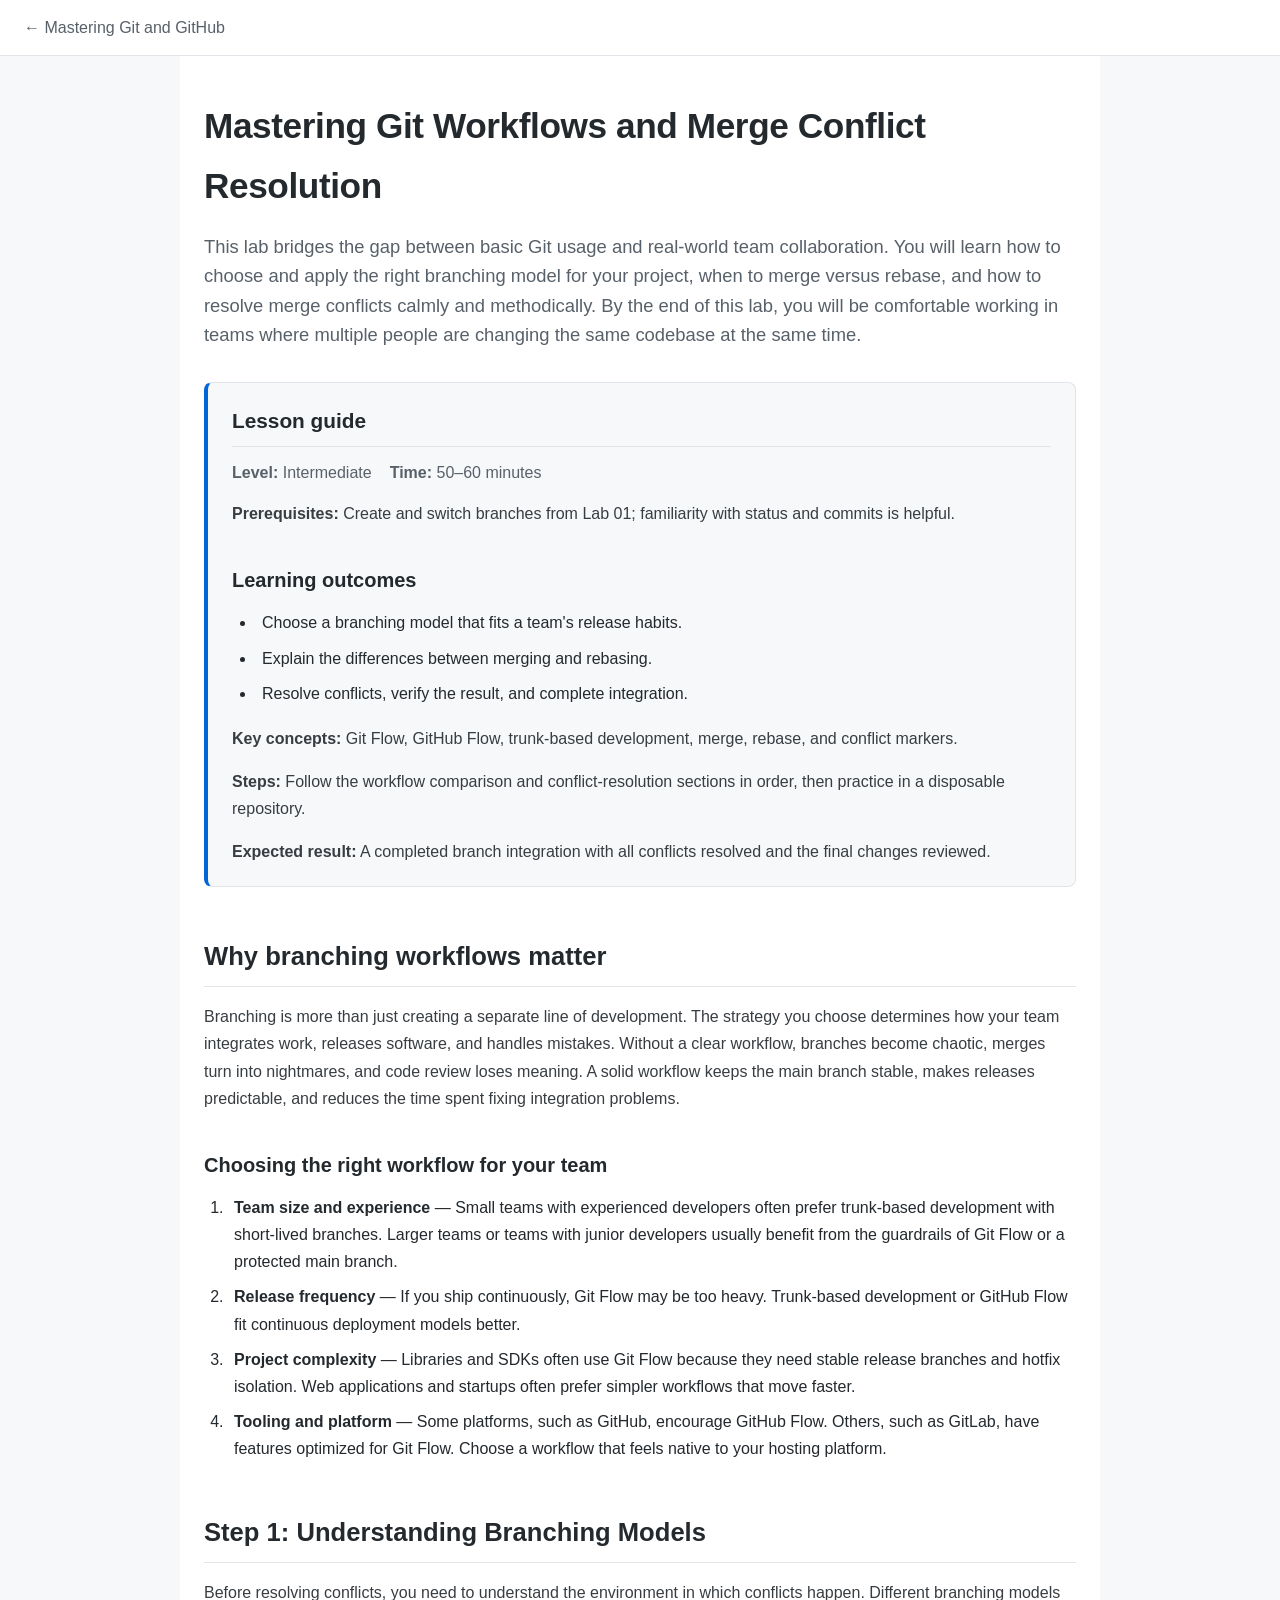
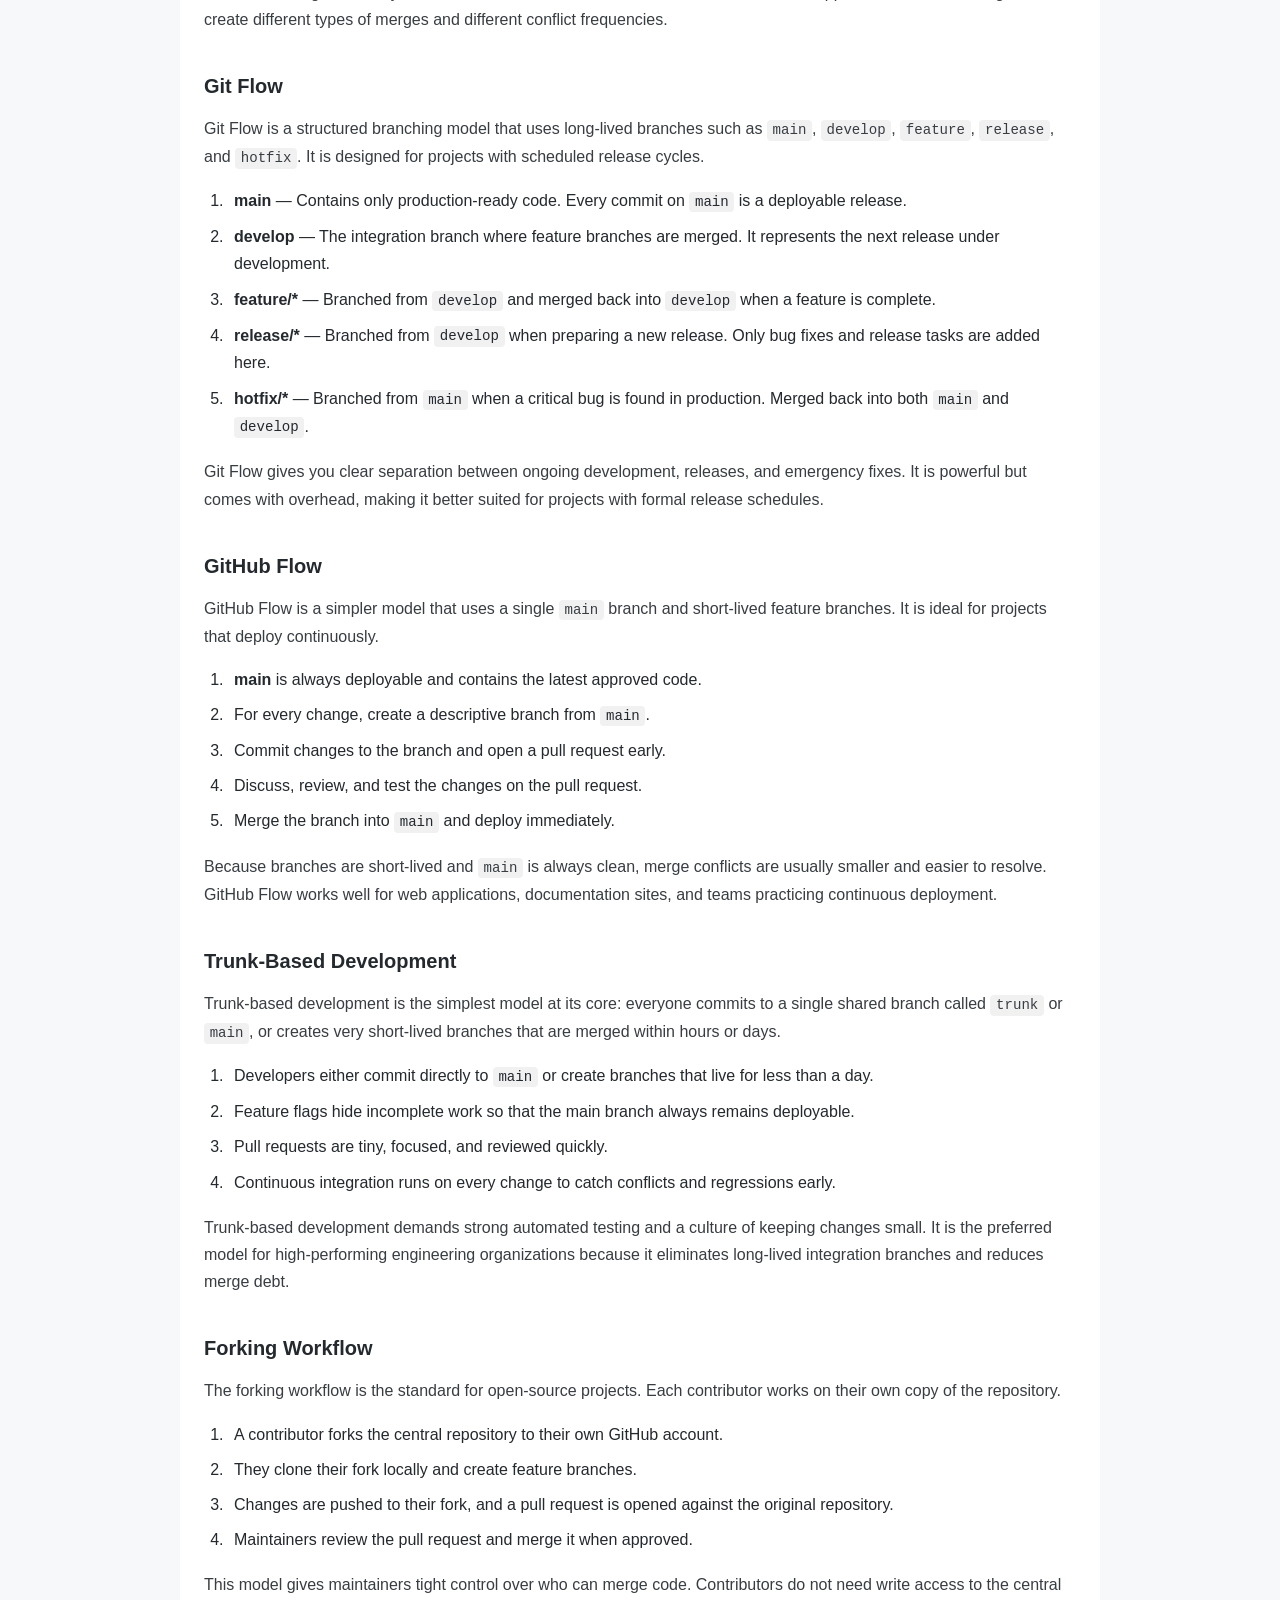
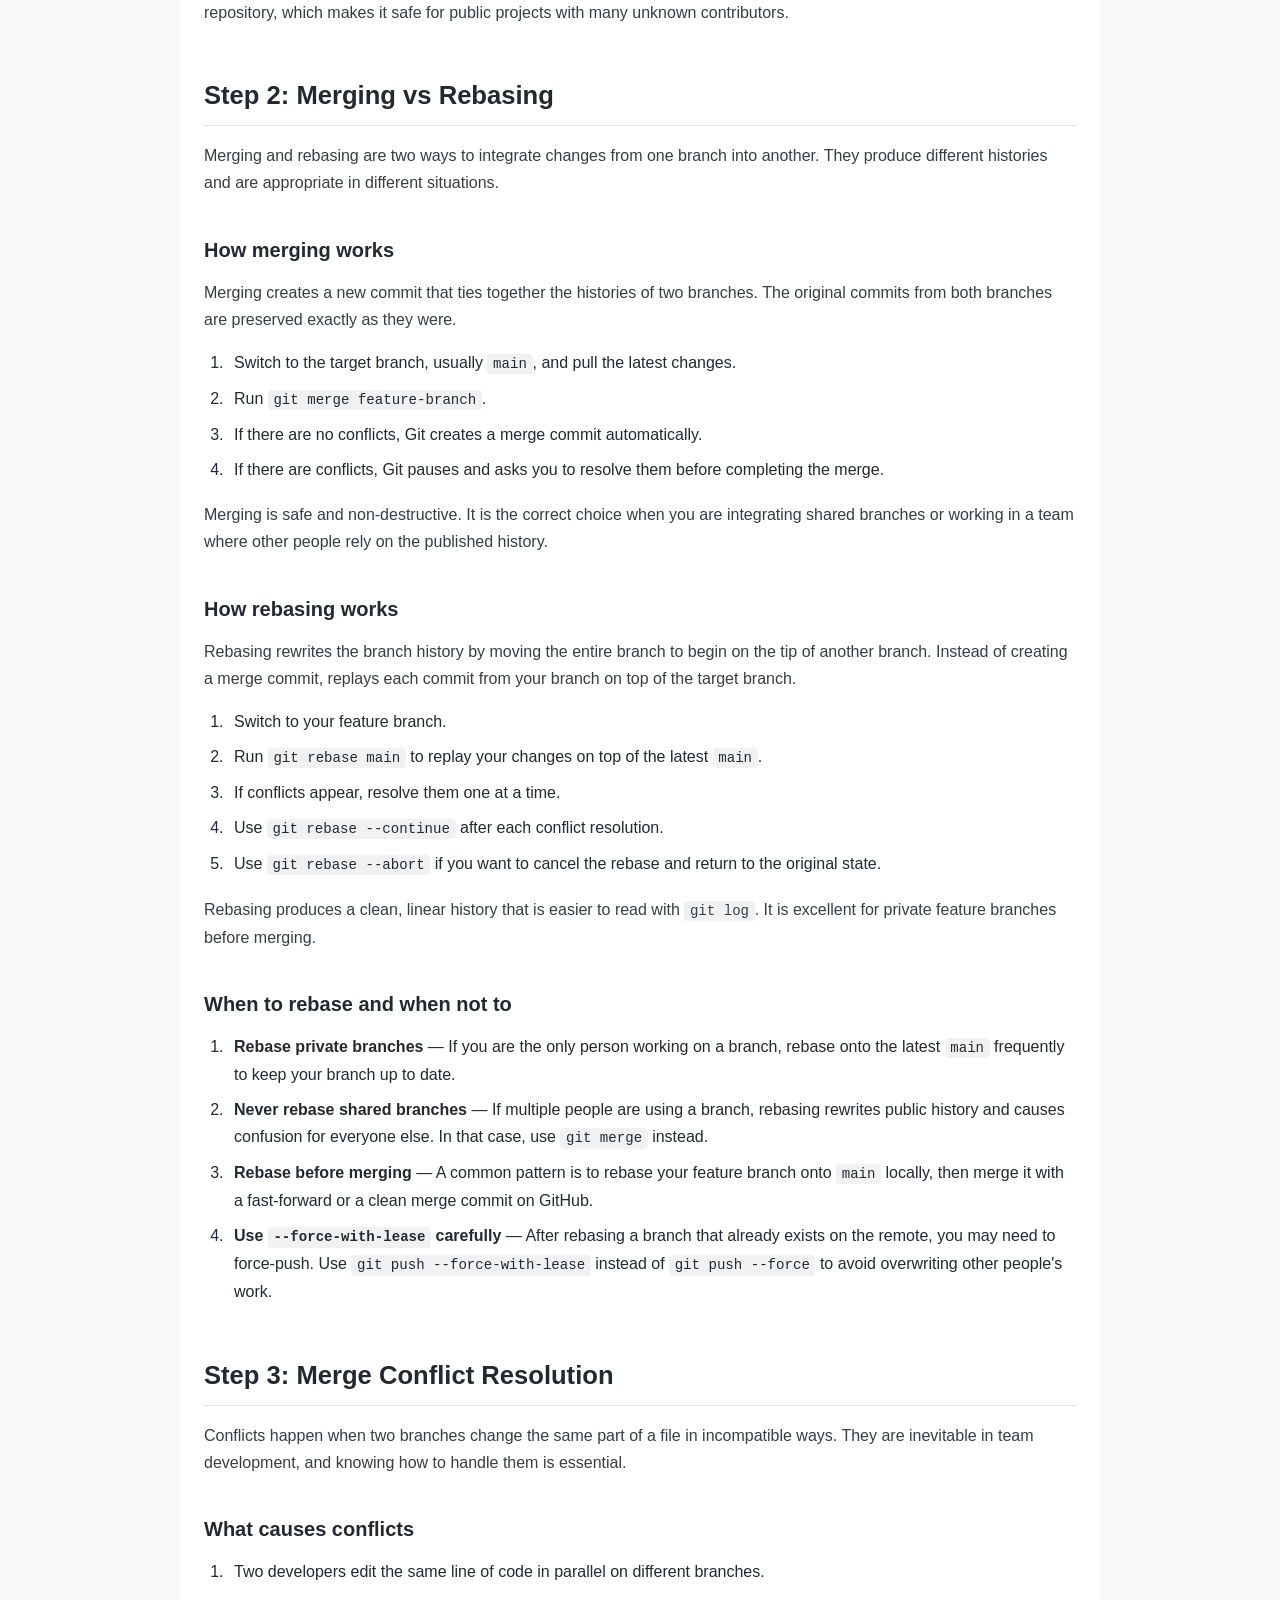
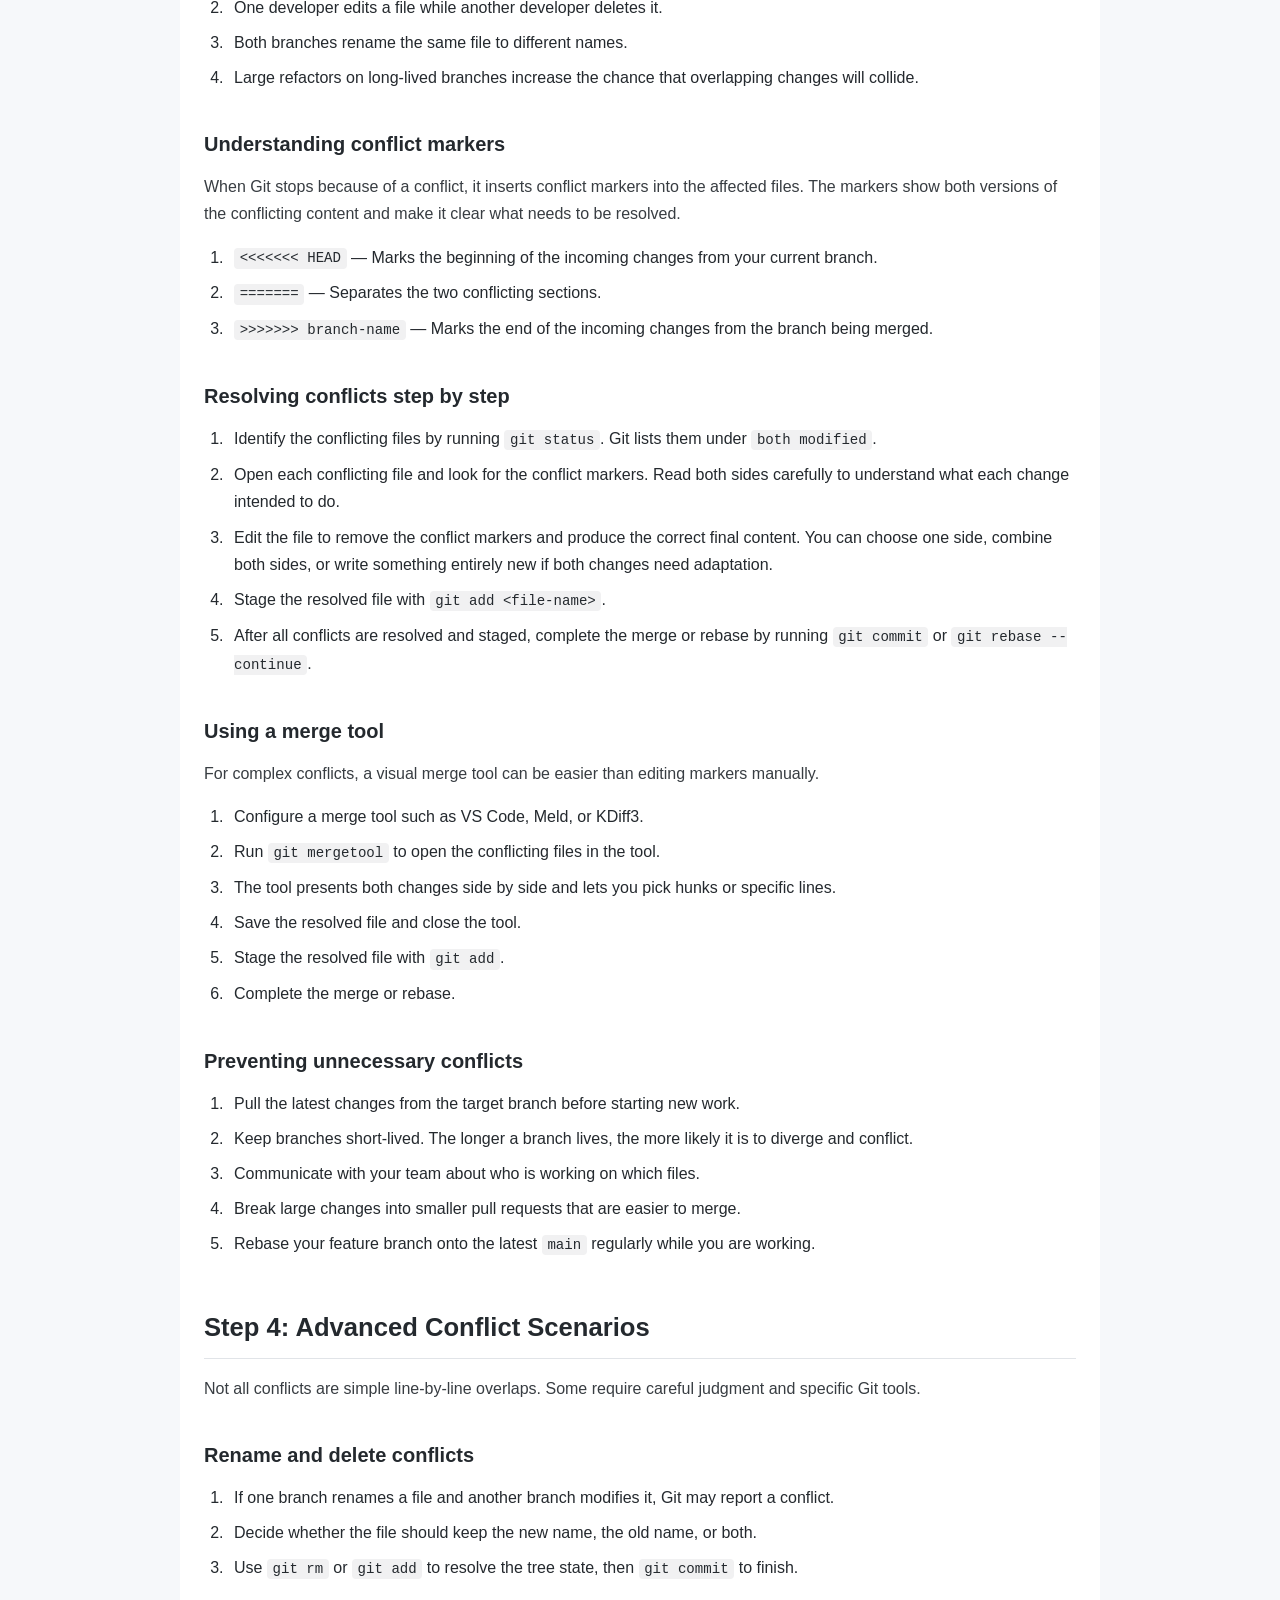
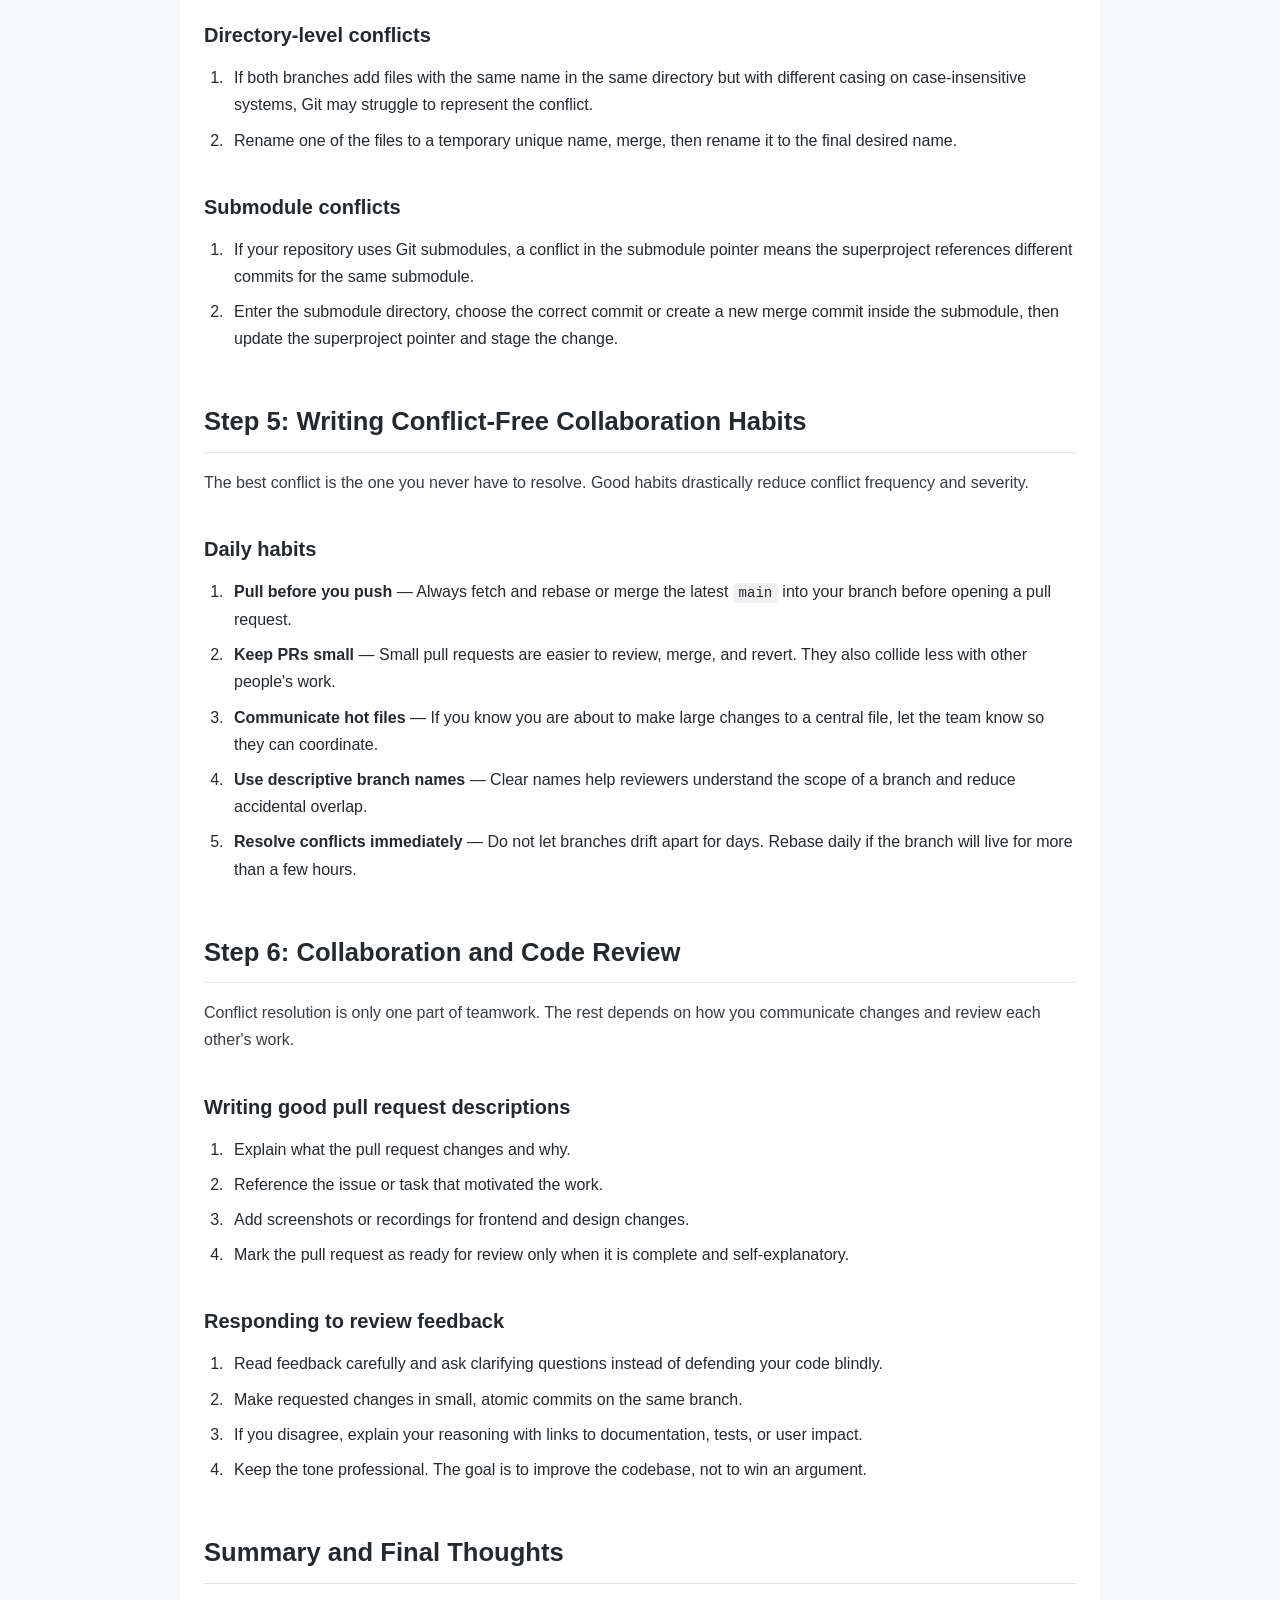
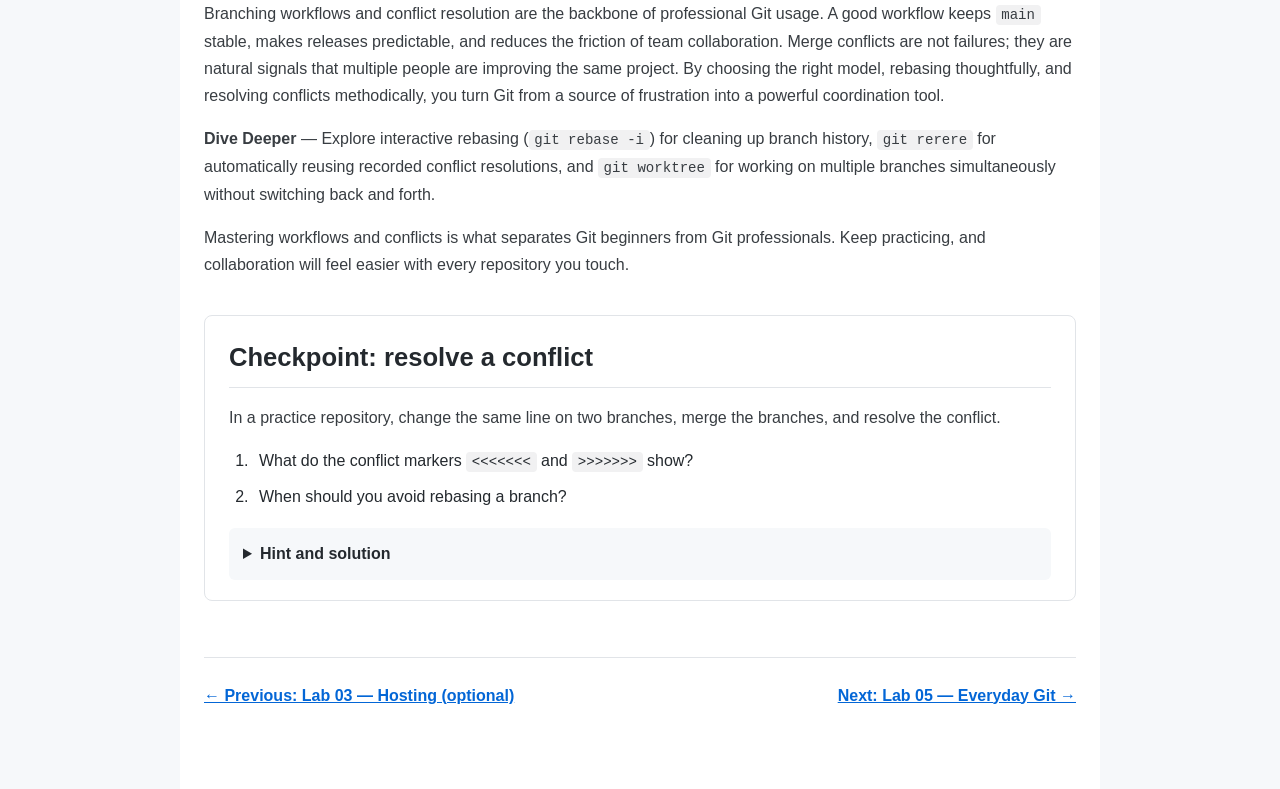
<file: lab_04/index.html>
<!DOCTYPE html>
<html lang="en">
<head>
  <meta charset="UTF-8">
  <meta name="viewport" content="width=device-width, initial-scale=1.0">
  <title>Lab 04 — Mastering Git Workflows and Merge Conflict Resolution</title>
  <link rel="stylesheet" href="../style.css">
</head>
<body>
  <nav class="navbar">
    <a href="../">← Mastering Git and GitHub</a>
  </nav>
  <main class="container">
    <h1>Mastering Git Workflows and Merge Conflict Resolution</h1>
    <p class="lead">This lab bridges the gap between basic Git usage and real-world team collaboration. You will learn how to choose and apply the right branching model for your project, when to merge versus rebase, and how to resolve merge conflicts calmly and methodically. By the end of this lab, you will be comfortable working in teams where multiple people are changing the same codebase at the same time.</p>
    <section class="lesson-overview" aria-labelledby="lesson-guide">
      <h2 id="lesson-guide">Lesson guide</h2>
      <p class="lesson-facts"><span><strong>Level:</strong> Intermediate</span><span><strong>Time:</strong> 50–60 minutes</span></p>
      <p><strong>Prerequisites:</strong> Create and switch branches from Lab 01; familiarity with status and commits is helpful.</p>
      <h3>Learning outcomes</h3>
      <ul>
        <li>Choose a branching model that fits a team's release habits.</li>
        <li>Explain the differences between merging and rebasing.</li>
        <li>Resolve conflicts, verify the result, and complete integration.</li>
      </ul>
      <p><strong>Key concepts:</strong> Git Flow, GitHub Flow, trunk-based development, merge, rebase, and conflict markers.</p>
      <p><strong>Steps:</strong> Follow the workflow comparison and conflict-resolution sections in order, then practice in a disposable repository.</p>
      <p><strong>Expected result:</strong> A completed branch integration with all conflicts resolved and the final changes reviewed.</p>
    </section>

    <h2>Why branching workflows matter</h2>
    <p>Branching is more than just creating a separate line of development. The strategy you choose determines how your team integrates work, releases software, and handles mistakes. Without a clear workflow, branches become chaotic, merges turn into nightmares, and code review loses meaning. A solid workflow keeps the main branch stable, makes releases predictable, and reduces the time spent fixing integration problems.</p>

    <h3>Choosing the right workflow for your team</h3>
    <ol>
      <li><strong>Team size and experience</strong> — Small teams with experienced developers often prefer trunk-based development with short-lived branches. Larger teams or teams with junior developers usually benefit from the guardrails of Git Flow or a protected main branch.</li>
      <li><strong>Release frequency</strong> — If you ship continuously, Git Flow may be too heavy. Trunk-based development or GitHub Flow fit continuous deployment models better.</li>
      <li><strong>Project complexity</strong> — Libraries and SDKs often use Git Flow because they need stable release branches and hotfix isolation. Web applications and startups often prefer simpler workflows that move faster.</li>
      <li><strong>Tooling and platform</strong> — Some platforms, such as GitHub, encourage GitHub Flow. Others, such as GitLab, have features optimized for Git Flow. Choose a workflow that feels native to your hosting platform.</li>
    </ol>

    <h2>Step 1: Understanding Branching Models</h2>
    <p>Before resolving conflicts, you need to understand the environment in which conflicts happen. Different branching models create different types of merges and different conflict frequencies.</p>

    <h3>Git Flow</h3>
    <p>Git Flow is a structured branching model that uses long-lived branches such as <code>main</code>, <code>develop</code>, <code>feature</code>, <code>release</code>, and <code>hotfix</code>. It is designed for projects with scheduled release cycles.</p>
    <ol>
      <li><strong>main</strong> — Contains only production-ready code. Every commit on <code>main</code> is a deployable release.</li>
      <li><strong>develop</strong> — The integration branch where feature branches are merged. It represents the next release under development.</li>
      <li><strong>feature/*</strong> — Branched from <code>develop</code> and merged back into <code>develop</code> when a feature is complete.</li>
      <li><strong>release/*</strong> — Branched from <code>develop</code> when preparing a new release. Only bug fixes and release tasks are added here.</li>
      <li><strong>hotfix/*</strong> — Branched from <code>main</code> when a critical bug is found in production. Merged back into both <code>main</code> and <code>develop</code>.</li>
    </ol>
    <p>Git Flow gives you clear separation between ongoing development, releases, and emergency fixes. It is powerful but comes with overhead, making it better suited for projects with formal release schedules.</p>

    <h3>GitHub Flow</h3>
    <p>GitHub Flow is a simpler model that uses a single <code>main</code> branch and short-lived feature branches. It is ideal for projects that deploy continuously.</p>
    <ol>
      <li><strong>main</strong> is always deployable and contains the latest approved code.</li>
      <li>For every change, create a descriptive branch from <code>main</code>.</li>
      <li>Commit changes to the branch and open a pull request early.</li>
      <li>Discuss, review, and test the changes on the pull request.</li>
      <li>Merge the branch into <code>main</code> and deploy immediately.</li>
    </ol>
    <p>Because branches are short-lived and <code>main</code> is always clean, merge conflicts are usually smaller and easier to resolve. GitHub Flow works well for web applications, documentation sites, and teams practicing continuous deployment.</p>

    <h3>Trunk-Based Development</h3>
    <p>Trunk-based development is the simplest model at its core: everyone commits to a single shared branch called <code>trunk</code> or <code>main</code>, or creates very short-lived branches that are merged within hours or days.</p>
    <ol>
      <li>Developers either commit directly to <code>main</code> or create branches that live for less than a day.</li>
      <li>Feature flags hide incomplete work so that the main branch always remains deployable.</li>
      <li>Pull requests are tiny, focused, and reviewed quickly.</li>
      <li>Continuous integration runs on every change to catch conflicts and regressions early.</li>
    </ol>
    <p>Trunk-based development demands strong automated testing and a culture of keeping changes small. It is the preferred model for high-performing engineering organizations because it eliminates long-lived integration branches and reduces merge debt.</p>

    <h3>Forking Workflow</h3>
    <p>The forking workflow is the standard for open-source projects. Each contributor works on their own copy of the repository.</p>
    <ol>
      <li>A contributor forks the central repository to their own GitHub account.</li>
      <li>They clone their fork locally and create feature branches.</li>
      <li>Changes are pushed to their fork, and a pull request is opened against the original repository.</li>
      <li>Maintainers review the pull request and merge it when approved.</li>
    </ol>
    <p>This model gives maintainers tight control over who can merge code. Contributors do not need write access to the central repository, which makes it safe for public projects with many unknown contributors.</p>

    <h2>Step 2: Merging vs Rebasing</h2>
    <p>Merging and rebasing are two ways to integrate changes from one branch into another. They produce different histories and are appropriate in different situations.</p>

    <h3>How merging works</h3>
    <p>Merging creates a new commit that ties together the histories of two branches. The original commits from both branches are preserved exactly as they were.</p>
    <ol>
      <li>Switch to the target branch, usually <code>main</code>, and pull the latest changes.</li>
      <li>Run <code>git merge feature-branch</code>.</li>
      <li>If there are no conflicts, Git creates a merge commit automatically.</li>
      <li>If there are conflicts, Git pauses and asks you to resolve them before completing the merge.</li>
    </ol>
    <p>Merging is safe and non-destructive. It is the correct choice when you are integrating shared branches or working in a team where other people rely on the published history.</p>

    <h3>How rebasing works</h3>
    <p>Rebasing rewrites the branch history by moving the entire branch to begin on the tip of another branch. Instead of creating a merge commit, replays each commit from your branch on top of the target branch.</p>
    <ol>
      <li>Switch to your feature branch.</li>
      <li>Run <code>git rebase main</code> to replay your changes on top of the latest <code>main</code>.</li>
      <li>If conflicts appear, resolve them one at a time.</li>
      <li>Use <code>git rebase --continue</code> after each conflict resolution.</li>
      <li>Use <code>git rebase --abort</code> if you want to cancel the rebase and return to the original state.</li>
    </ol>
    <p>Rebasing produces a clean, linear history that is easier to read with <code>git log</code>. It is excellent for private feature branches before merging.</p>

    <h3>When to rebase and when not to</h3>
    <ol>
      <li><strong>Rebase private branches</strong> — If you are the only person working on a branch, rebase onto the latest <code>main</code> frequently to keep your branch up to date.</li>
      <li><strong>Never rebase shared branches</strong> — If multiple people are using a branch, rebasing rewrites public history and causes confusion for everyone else. In that case, use <code>git merge</code> instead.</li>
      <li><strong>Rebase before merging</strong> — A common pattern is to rebase your feature branch onto <code>main</code> locally, then merge it with a fast-forward or a clean merge commit on GitHub.</li>
      <li><strong>Use <code>--force-with-lease</code> carefully</strong> — After rebasing a branch that already exists on the remote, you may need to force-push. Use <code>git push --force-with-lease</code> instead of <code>git push --force</code> to avoid overwriting other people's work.</li>
    </ol>

    <h2>Step 3: Merge Conflict Resolution</h2>
    <p>Conflicts happen when two branches change the same part of a file in incompatible ways. They are inevitable in team development, and knowing how to handle them is essential.</p>

    <h3>What causes conflicts</h3>
    <ol>
      <li>Two developers edit the same line of code in parallel on different branches.</li>
      <li>One developer edits a file while another developer deletes it.</li>
      <li>Both branches rename the same file to different names.</li>
      <li>Large refactors on long-lived branches increase the chance that overlapping changes will collide.</li>
    </ol>

    <h3>Understanding conflict markers</h3>
    <p>When Git stops because of a conflict, it inserts conflict markers into the affected files. The markers show both versions of the conflicting content and make it clear what needs to be resolved.</p>
    <ol>
      <li><code>&lt;&lt;&lt;&lt;&lt;&lt;&lt; HEAD</code> — Marks the beginning of the incoming changes from your current branch.</li>
      <li><code>=======</code> — Separates the two conflicting sections.</li>
      <li><code>&gt;&gt;&gt;&gt;&gt;&gt;&gt; branch-name</code> — Marks the end of the incoming changes from the branch being merged.</li>
    </ol>

    <h3>Resolving conflicts step by step</h3>
    <ol>
      <li>Identify the conflicting files by running <code>git status</code>. Git lists them under <code>both modified</code>.</li>
      <li>Open each conflicting file and look for the conflict markers. Read both sides carefully to understand what each change intended to do.</li>
      <li>Edit the file to remove the conflict markers and produce the correct final content. You can choose one side, combine both sides, or write something entirely new if both changes need adaptation.</li>
      <li>Stage the resolved file with <code>git add &lt;file-name&gt;</code>.</li>
      <li>After all conflicts are resolved and staged, complete the merge or rebase by running <code>git commit</code> or <code>git rebase --continue</code>.</li>
    </ol>

    <h3>Using a merge tool</h3>
    <p>For complex conflicts, a visual merge tool can be easier than editing markers manually.</p>
    <ol>
      <li>Configure a merge tool such as VS Code, Meld, or KDiff3.</li>
      <li>Run <code>git mergetool</code> to open the conflicting files in the tool.</li>
      <li>The tool presents both changes side by side and lets you pick hunks or specific lines.</li>
      <li>Save the resolved file and close the tool.</li>
      <li>Stage the resolved file with <code>git add</code>.</li>
      <li>Complete the merge or rebase.</li>
    </ol>

    <h3>Preventing unnecessary conflicts</h3>
    <ol>
      <li>Pull the latest changes from the target branch before starting new work.</li>
      <li>Keep branches short-lived. The longer a branch lives, the more likely it is to diverge and conflict.</li>
      <li>Communicate with your team about who is working on which files.</li>
      <li>Break large changes into smaller pull requests that are easier to merge.</li>
      <li>Rebase your feature branch onto the latest <code>main</code> regularly while you are working.</li>
    </ol>

    <h2>Step 4: Advanced Conflict Scenarios</h2>
    <p>Not all conflicts are simple line-by-line overlaps. Some require careful judgment and specific Git tools.</p>

    <h3>Rename and delete conflicts</h3>
    <ol>
      <li>If one branch renames a file and another branch modifies it, Git may report a conflict.</li>
      <li>Decide whether the file should keep the new name, the old name, or both.</li>
      <li>Use <code>git rm</code> or <code>git add</code> to resolve the tree state, then <code>git commit</code> to finish.</li>
    </ol>

    <h3>Directory-level conflicts</h3>
    <ol>
      <li>If both branches add files with the same name in the same directory but with different casing on case-insensitive systems, Git may struggle to represent the conflict.</li>
      <li>Rename one of the files to a temporary unique name, merge, then rename it to the final desired name.</li>
    </ol>

    <h3>Submodule conflicts</h3>
    <ol>
      <li>If your repository uses Git submodules, a conflict in the submodule pointer means the superproject references different commits for the same submodule.</li>
      <li>Enter the submodule directory, choose the correct commit or create a new merge commit inside the submodule, then update the superproject pointer and stage the change.</li>
    </ol>

    <h2>Step 5: Writing Conflict-Free Collaboration Habits</h2>
    <p>The best conflict is the one you never have to resolve. Good habits drastically reduce conflict frequency and severity.</p>

    <h3>Daily habits</h3>
    <ol>
      <li><strong>Pull before you push</strong> — Always fetch and rebase or merge the latest <code>main</code> into your branch before opening a pull request.</li>
      <li><strong>Keep PRs small</strong> — Small pull requests are easier to review, merge, and revert. They also collide less with other people's work.</li>
      <li><strong>Communicate hot files</strong> — If you know you are about to make large changes to a central file, let the team know so they can coordinate.</li>
      <li><strong>Use descriptive branch names</strong> — Clear names help reviewers understand the scope of a branch and reduce accidental overlap.</li>
      <li><strong>Resolve conflicts immediately</strong> — Do not let branches drift apart for days. Rebase daily if the branch will live for more than a few hours.</li>
    </ol>

    <h2>Step 6: Collaboration and Code Review</h2>
    <p>Conflict resolution is only one part of teamwork. The rest depends on how you communicate changes and review each other's work.</p>

    <h3>Writing good pull request descriptions</h3>
    <ol>
      <li>Explain what the pull request changes and why.</li>
      <li>Reference the issue or task that motivated the work.</li>
      <li>Add screenshots or recordings for frontend and design changes.</li>
      <li>Mark the pull request as ready for review only when it is complete and self-explanatory.</li>
    </ol>

    <h3>Responding to review feedback</h3>
    <ol>
      <li>Read feedback carefully and ask clarifying questions instead of defending your code blindly.</li>
      <li>Make requested changes in small, atomic commits on the same branch.</li>
      <li>If you disagree, explain your reasoning with links to documentation, tests, or user impact.</li>
      <li>Keep the tone professional. The goal is to improve the codebase, not to win an argument.</li>
    </ol>

    <h2>Summary and Final Thoughts</h2>
    <p>Branching workflows and conflict resolution are the backbone of professional Git usage. A good workflow keeps <code>main</code> stable, makes releases predictable, and reduces the friction of team collaboration. Merge conflicts are not failures; they are natural signals that multiple people are improving the same project. By choosing the right model, rebasing thoughtfully, and resolving conflicts methodically, you turn Git from a source of frustration into a powerful coordination tool.</p>
    <p><strong>Dive Deeper</strong> — Explore interactive rebasing (<code>git rebase -i</code>) for cleaning up branch history, <code>git rerere</code> for automatically reusing recorded conflict resolutions, and <code>git worktree</code> for working on multiple branches simultaneously without switching back and forth.</p>
    <p>Mastering workflows and conflicts is what separates Git beginners from Git professionals. Keep practicing, and collaboration will feel easier with every repository you touch.</p>

    <section class="knowledge-check" aria-labelledby="knowledge-check-title">
      <h2 id="knowledge-check-title">Checkpoint: resolve a conflict</h2>
      <p>In a practice repository, change the same line on two branches, merge the branches, and resolve the conflict.</p>
      <ol>
        <li>What do the conflict markers <code>&lt;&lt;&lt;&lt;&lt;&lt;&lt;</code> and <code>&gt;&gt;&gt;&gt;&gt;&gt;&gt;</code> show?</li>
        <li>When should you avoid rebasing a branch?</li>
      </ol>
      <details>
        <summary>Hint and solution</summary>
        <p>Conflict markers separate the competing edits. Edit the file to the intended final content, remove all markers, inspect the result, stage it, and complete the merge. Avoid rewriting commits already shared with others unless the team has explicitly coordinated that change.</p>
      </details>
    </section>
    <nav class="next-lab lesson-navigation" aria-label="Lesson navigation">
      <a href="../lab_03/">← Previous: Lab 03 — Hosting (optional)</a>
      <a href="../lab_05/">Next: Lab 05 — Everyday Git →</a>
    </nav>
  </main>
</body>
</html>
</file>
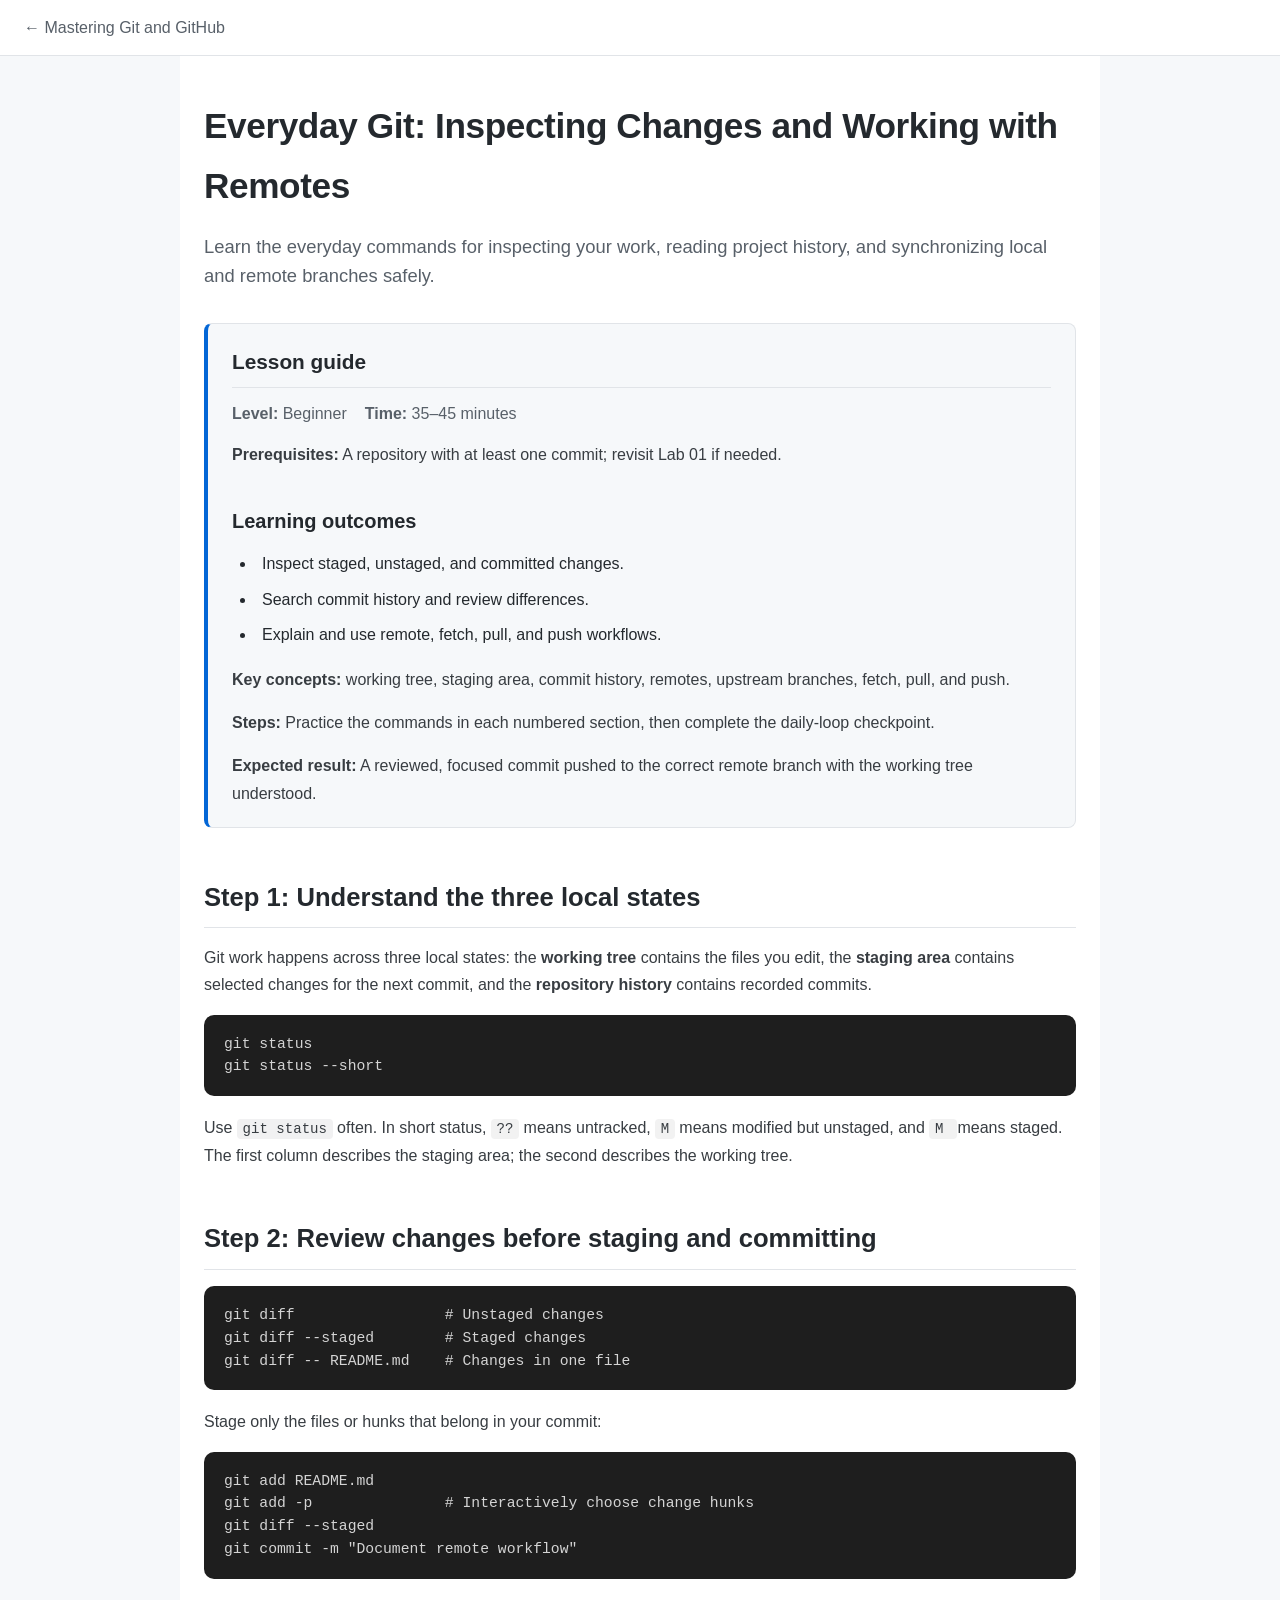
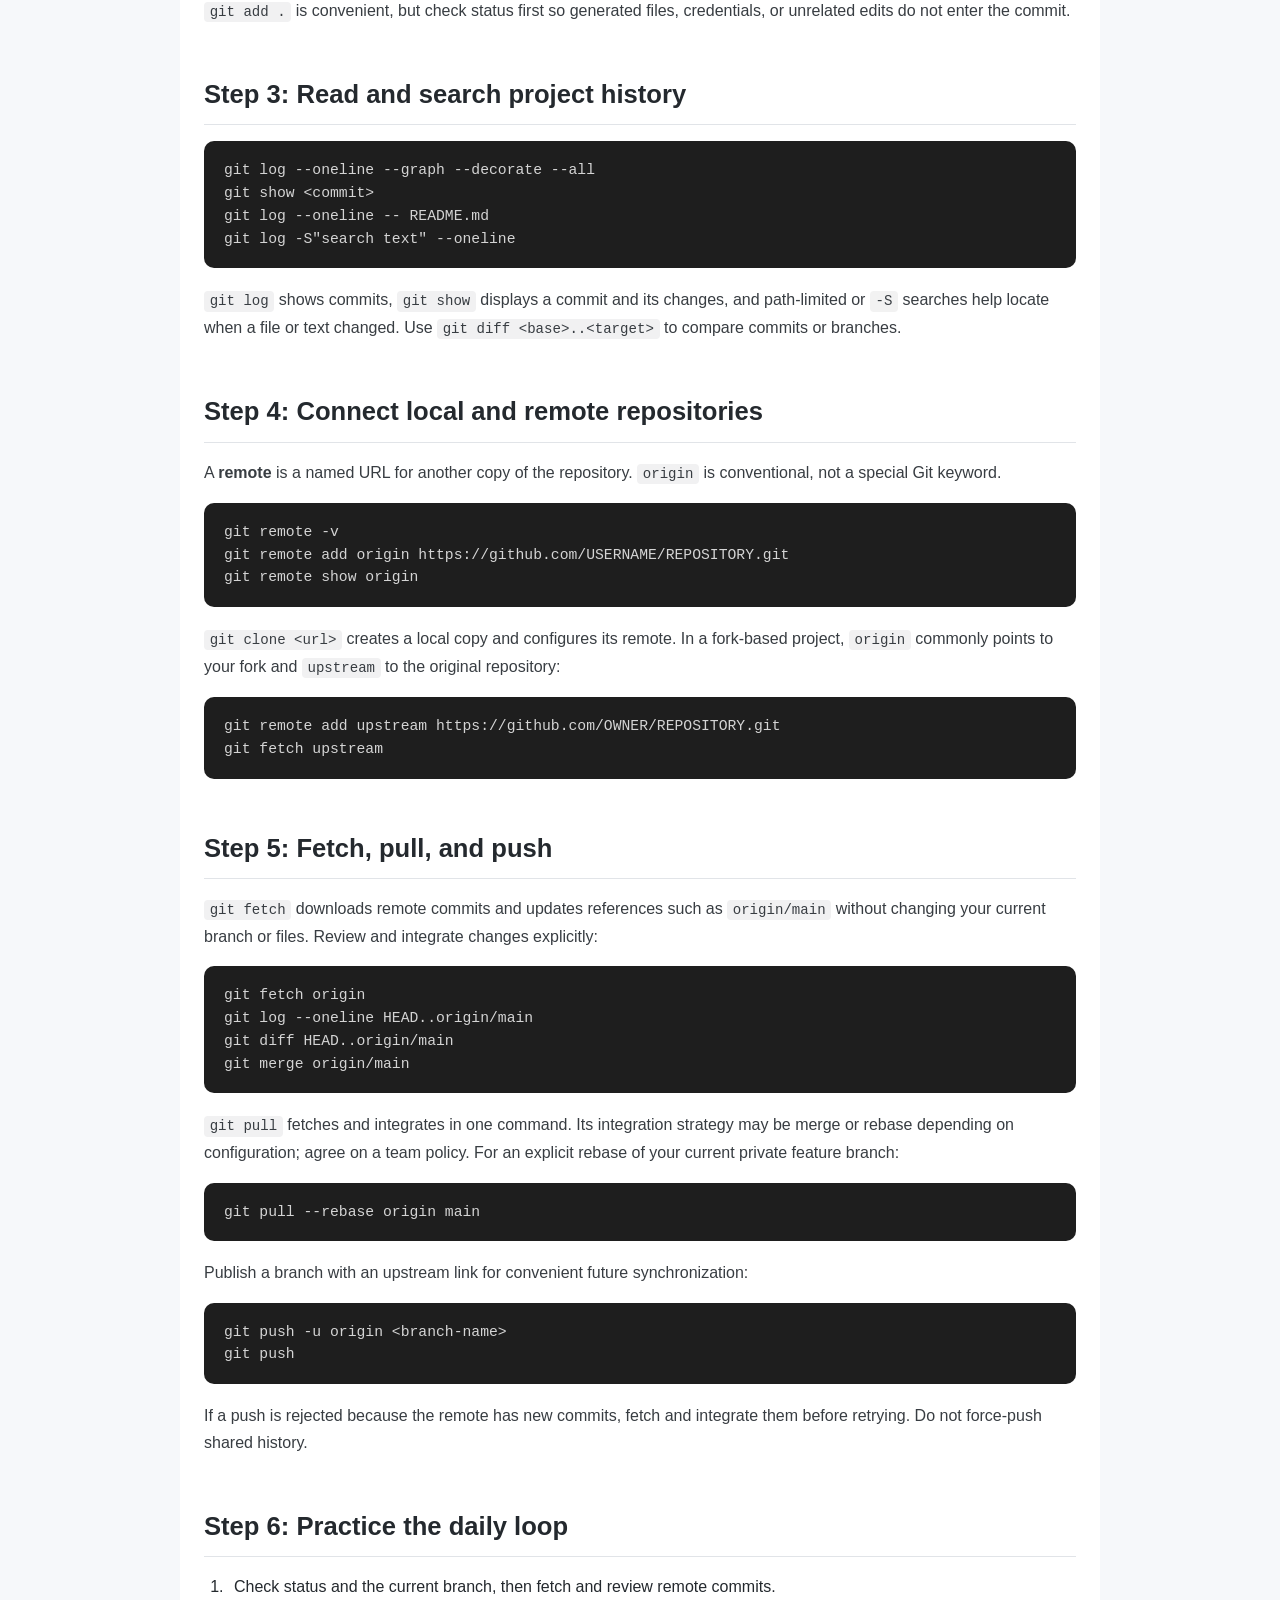
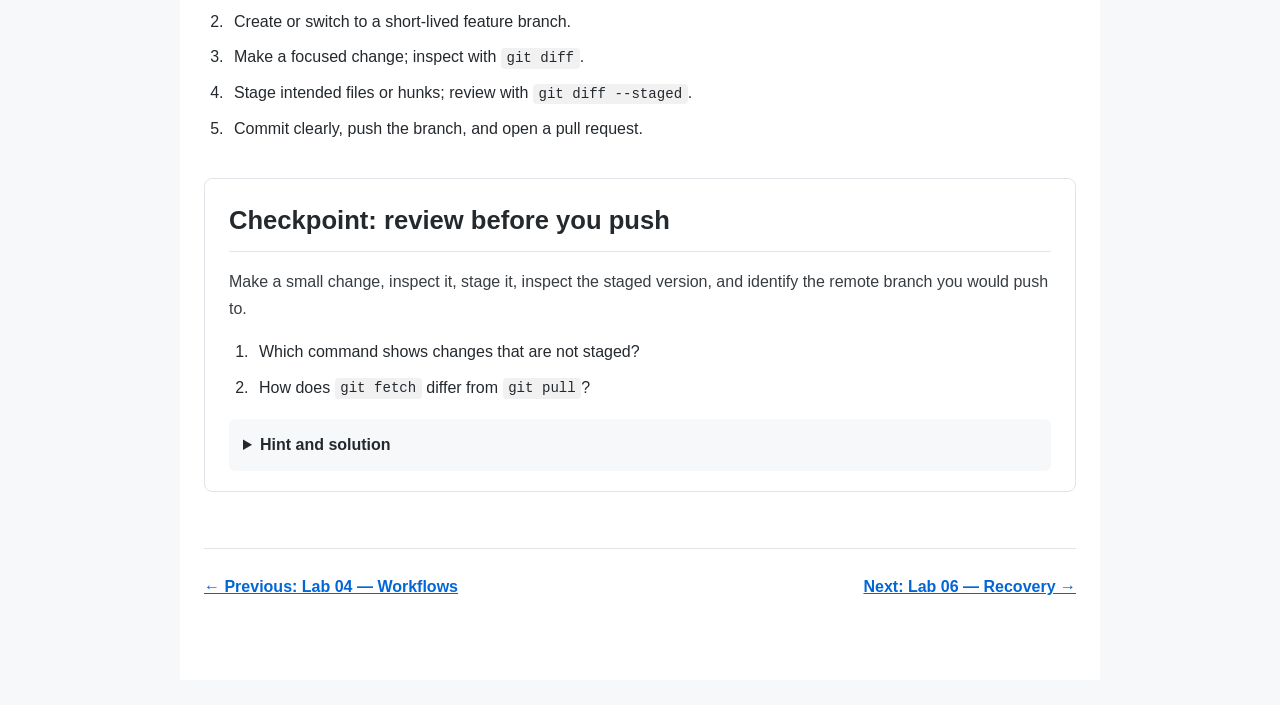
<file: lab_05/index.html>
<!DOCTYPE html>
<html lang="en">
<head>
  <meta charset="UTF-8">
  <meta name="viewport" content="width=device-width, initial-scale=1.0">
  <title>Lab 05 — Everyday Git</title>
  <link rel="stylesheet" href="../style.css">
</head>
<body>
  <nav class="navbar"><a href="../">← Mastering Git and GitHub</a></nav>
  <main class="container">
    <h1>Everyday Git: Inspecting Changes and Working with Remotes</h1>
    <p class="lead">Learn the everyday commands for inspecting your work, reading project history, and synchronizing local and remote branches safely.</p>
    <section class="lesson-overview" aria-labelledby="lesson-guide">
      <h2 id="lesson-guide">Lesson guide</h2>
      <p class="lesson-facts"><span><strong>Level:</strong> Beginner</span><span><strong>Time:</strong> 35–45 minutes</span></p>
      <p><strong>Prerequisites:</strong> A repository with at least one commit; revisit Lab 01 if needed.</p>
      <h3>Learning outcomes</h3>
      <ul>
        <li>Inspect staged, unstaged, and committed changes.</li>
        <li>Search commit history and review differences.</li>
        <li>Explain and use remote, fetch, pull, and push workflows.</li>
      </ul>
      <p><strong>Key concepts:</strong> working tree, staging area, commit history, remotes, upstream branches, fetch, pull, and push.</p>
      <p><strong>Steps:</strong> Practice the commands in each numbered section, then complete the daily-loop checkpoint.</p>
      <p><strong>Expected result:</strong> A reviewed, focused commit pushed to the correct remote branch with the working tree understood.</p>
    </section>

    <h2>Step 1: Understand the three local states</h2>
    <p>Git work happens across three local states: the <strong>working tree</strong> contains the files you edit, the <strong>staging area</strong> contains selected changes for the next commit, and the <strong>repository history</strong> contains recorded commits.</p>
    <pre><code>git status
git status --short</code></pre>
    <p>Use <code>git status</code> often. In short status, <code>??</code> means untracked, <code> M</code> means modified but unstaged, and <code>M </code> means staged. The first column describes the staging area; the second describes the working tree.</p>

    <h2>Step 2: Review changes before staging and committing</h2>
    <pre><code>git diff                 # Unstaged changes
git diff --staged        # Staged changes
git diff -- README.md    # Changes in one file</code></pre>
    <p>Stage only the files or hunks that belong in your commit:</p>
    <pre><code>git add README.md
git add -p               # Interactively choose change hunks
git diff --staged
git commit -m "Document remote workflow"</code></pre>
    <p><code>git add .</code> is convenient, but check status first so generated files, credentials, or unrelated edits do not enter the commit.</p>

    <h2>Step 3: Read and search project history</h2>
    <pre><code>git log --oneline --graph --decorate --all
git show &lt;commit&gt;
git log --oneline -- README.md
git log -S"search text" --oneline</code></pre>
    <p><code>git log</code> shows commits, <code>git show</code> displays a commit and its changes, and path-limited or <code>-S</code> searches help locate when a file or text changed. Use <code>git diff &lt;base&gt;..&lt;target&gt;</code> to compare commits or branches.</p>

    <h2>Step 4: Connect local and remote repositories</h2>
    <p>A <strong>remote</strong> is a named URL for another copy of the repository. <code>origin</code> is conventional, not a special Git keyword.</p>
    <pre><code>git remote -v
git remote add origin https://github.com/USERNAME/REPOSITORY.git
git remote show origin</code></pre>
    <p><code>git clone &lt;url&gt;</code> creates a local copy and configures its remote. In a fork-based project, <code>origin</code> commonly points to your fork and <code>upstream</code> to the original repository:</p>
    <pre><code>git remote add upstream https://github.com/OWNER/REPOSITORY.git
git fetch upstream</code></pre>

    <h2>Step 5: Fetch, pull, and push</h2>
    <p><code>git fetch</code> downloads remote commits and updates references such as <code>origin/main</code> without changing your current branch or files. Review and integrate changes explicitly:</p>
    <pre><code>git fetch origin
git log --oneline HEAD..origin/main
git diff HEAD..origin/main
git merge origin/main</code></pre>
    <p><code>git pull</code> fetches and integrates in one command. Its integration strategy may be merge or rebase depending on configuration; agree on a team policy. For an explicit rebase of your current private feature branch:</p>
    <pre><code>git pull --rebase origin main</code></pre>
    <p>Publish a branch with an upstream link for convenient future synchronization:</p>
    <pre><code>git push -u origin &lt;branch-name&gt;
git push</code></pre>
    <p>If a push is rejected because the remote has new commits, fetch and integrate them before retrying. Do not force-push shared history.</p>

    <h2>Step 6: Practice the daily loop</h2>
    <ol>
      <li>Check status and the current branch, then fetch and review remote commits.</li>
      <li>Create or switch to a short-lived feature branch.</li>
      <li>Make a focused change; inspect with <code>git diff</code>.</li>
      <li>Stage intended files or hunks; review with <code>git diff --staged</code>.</li>
      <li>Commit clearly, push the branch, and open a pull request.</li>
    </ol>
    <section class="knowledge-check" aria-labelledby="knowledge-check-title">
      <h2 id="knowledge-check-title">Checkpoint: review before you push</h2>
      <p>Make a small change, inspect it, stage it, inspect the staged version, and identify the remote branch you would push to.</p>
      <ol>
        <li>Which command shows changes that are not staged?</li>
        <li>How does <code>git fetch</code> differ from <code>git pull</code>?</li>
      </ol>
      <details>
        <summary>Hint and solution</summary>
        <p>Use <code>git diff</code> for unstaged changes and <code>git diff --staged</code> for staged changes. Fetch downloads remote history without integrating it; pull fetches and then integrates according to the configured behavior.</p>
      </details>
    </section>
    <nav class="next-lab lesson-navigation" aria-label="Lesson navigation">
      <a href="../lab_04/">← Previous: Lab 04 — Workflows</a>
      <a href="../lab_06/">Next: Lab 06 — Recovery →</a>
    </nav>
  </main>
</body>
</html>
</file>
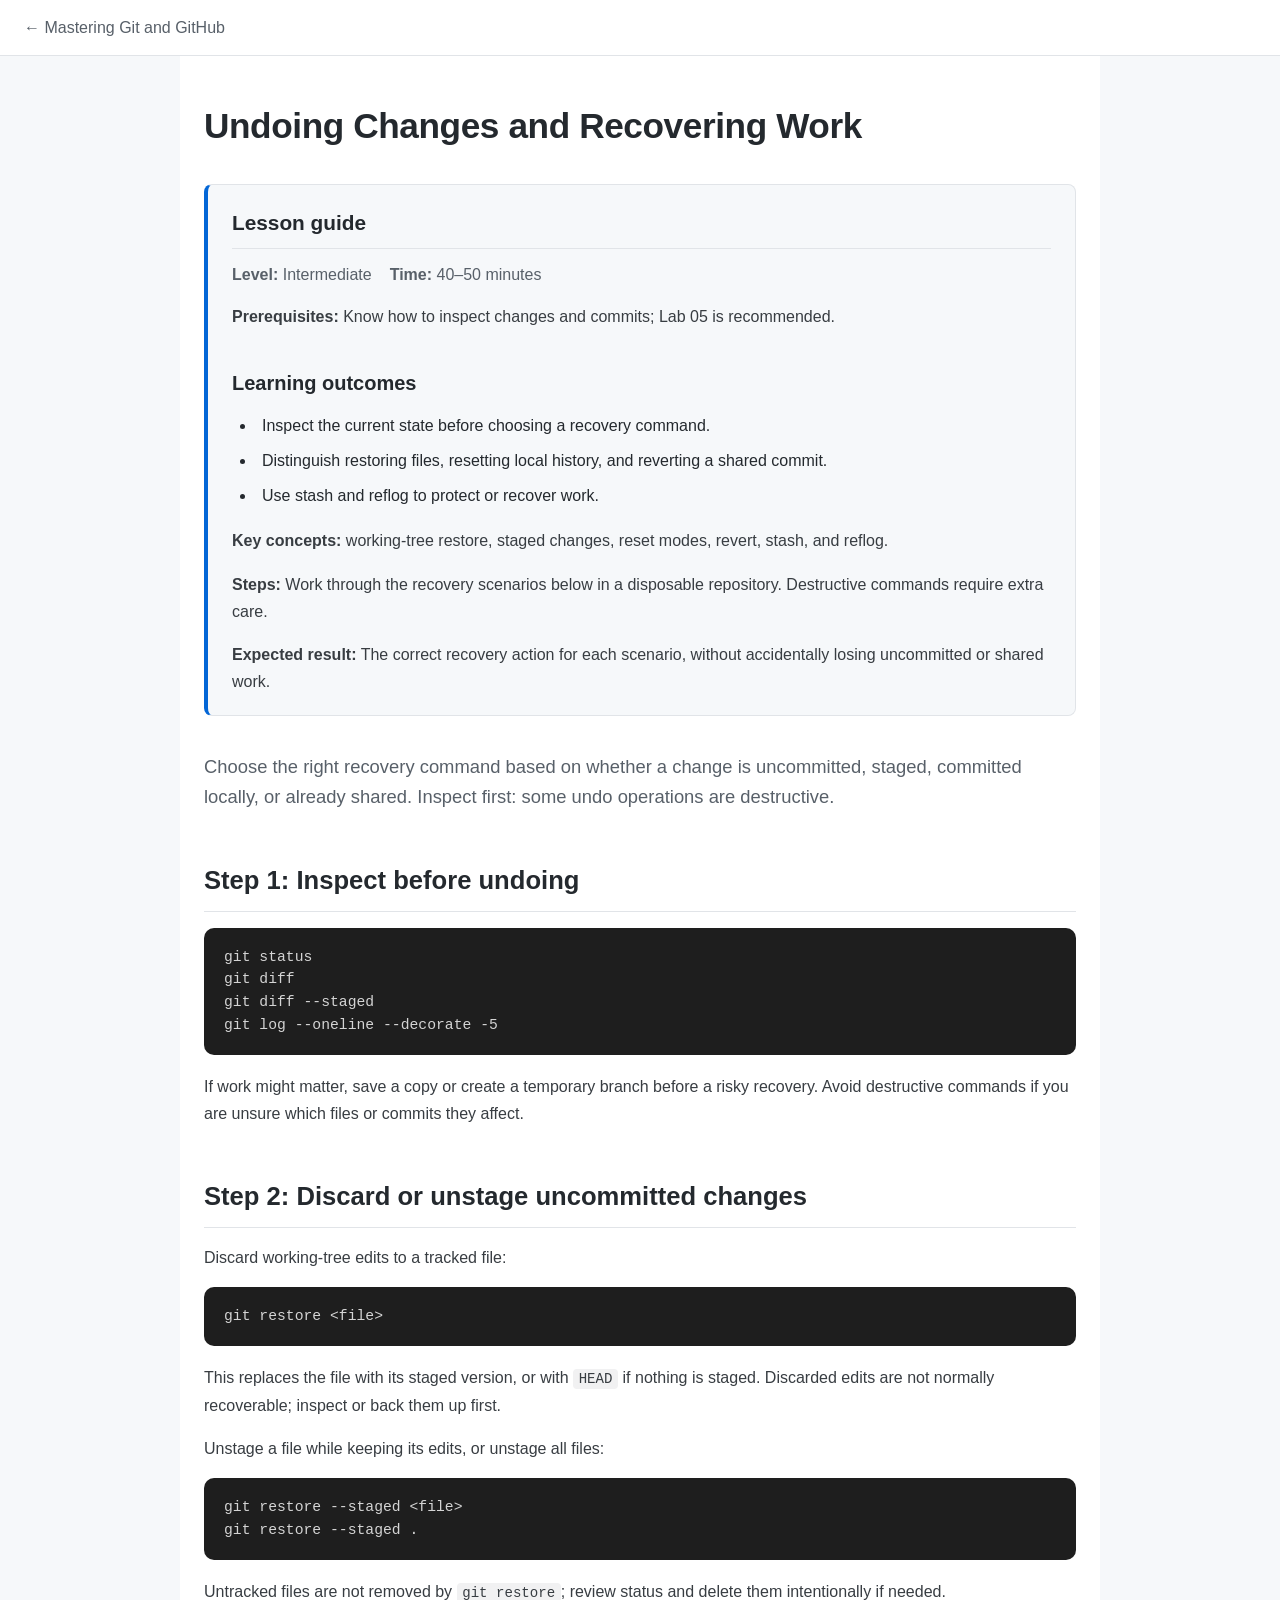
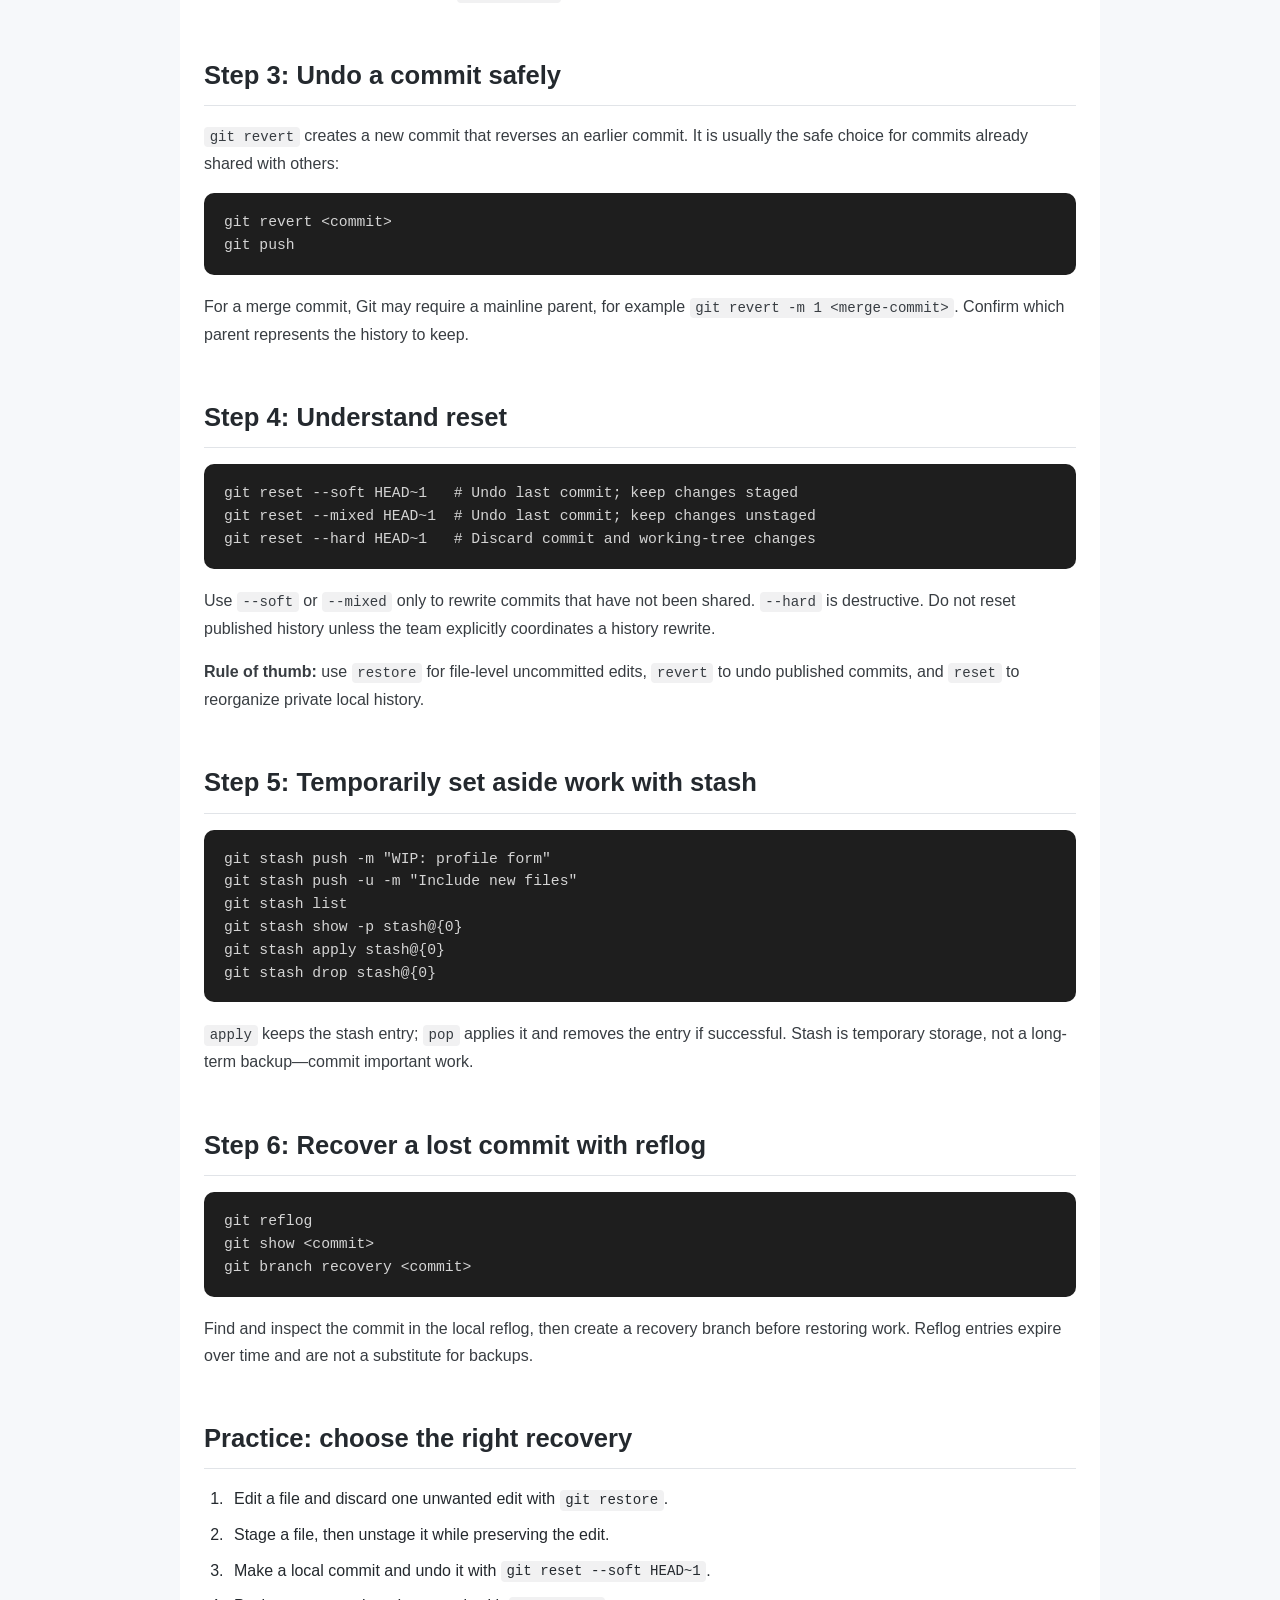
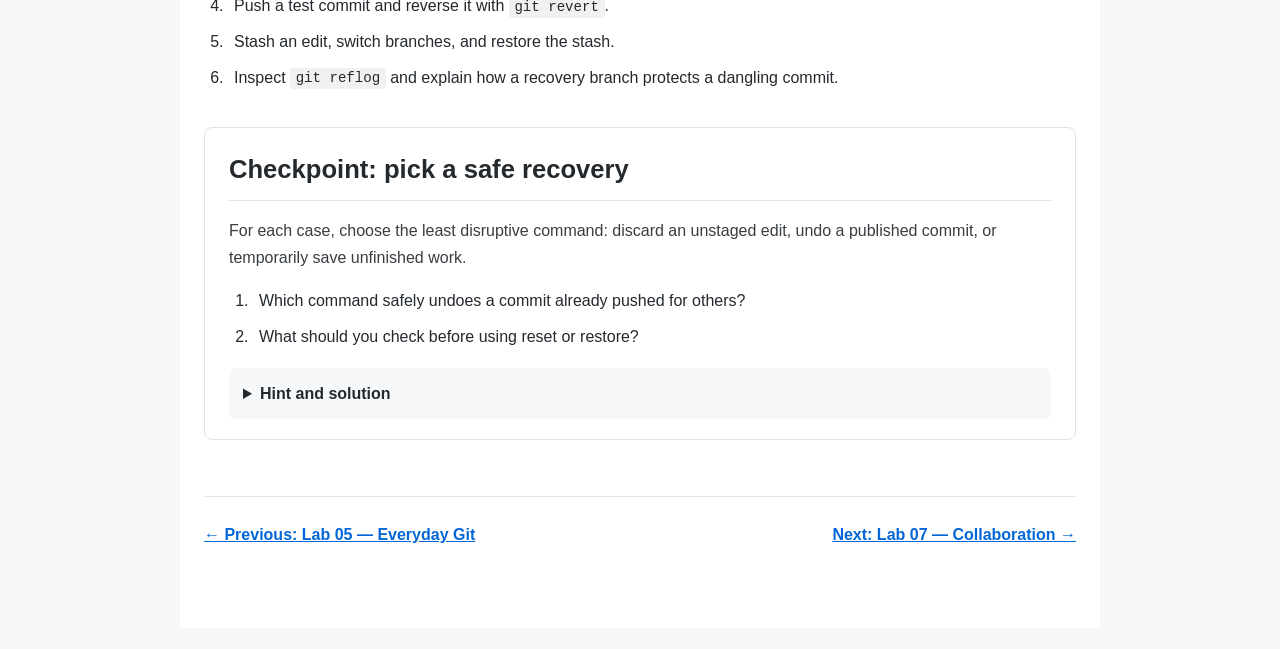
<file: lab_06/index.html>
<!DOCTYPE html>
<html lang="en">
<head>
  <meta charset="UTF-8">
  <meta name="viewport" content="width=device-width, initial-scale=1.0">
  <title>Lab 06 — Undoing Changes and Recovering Work</title>
  <link rel="stylesheet" href="../style.css">
</head>
<body>
  <nav class="navbar"><a href="../">← Mastering Git and GitHub</a></nav>
  <main class="container">
    <h1>Undoing Changes and Recovering Work</h1>
    <section class="lesson-overview" aria-labelledby="lesson-guide">
      <h2 id="lesson-guide">Lesson guide</h2>
      <p class="lesson-facts"><span><strong>Level:</strong> Intermediate</span><span><strong>Time:</strong> 40–50 minutes</span></p>
      <p><strong>Prerequisites:</strong> Know how to inspect changes and commits; Lab 05 is recommended.</p>
      <h3>Learning outcomes</h3>
      <ul>
        <li>Inspect the current state before choosing a recovery command.</li>
        <li>Distinguish restoring files, resetting local history, and reverting a shared commit.</li>
        <li>Use stash and reflog to protect or recover work.</li>
      </ul>
      <p><strong>Key concepts:</strong> working-tree restore, staged changes, reset modes, revert, stash, and reflog.</p>
      <p><strong>Steps:</strong> Work through the recovery scenarios below in a disposable repository. Destructive commands require extra care.</p>
      <p><strong>Expected result:</strong> The correct recovery action for each scenario, without accidentally losing uncommitted or shared work.</p>
    </section>
    <p class="lead">Choose the right recovery command based on whether a change is uncommitted, staged, committed locally, or already shared. Inspect first: some undo operations are destructive.</p>

    <h2>Step 1: Inspect before undoing</h2>
    <pre><code>git status
git diff
git diff --staged
git log --oneline --decorate -5</code></pre>
    <p>If work might matter, save a copy or create a temporary branch before a risky recovery. Avoid destructive commands if you are unsure which files or commits they affect.</p>

    <h2>Step 2: Discard or unstage uncommitted changes</h2>
    <p>Discard working-tree edits to a tracked file:</p>
    <pre><code>git restore &lt;file&gt;</code></pre>
    <p>This replaces the file with its staged version, or with <code>HEAD</code> if nothing is staged. Discarded edits are not normally recoverable; inspect or back them up first.</p>
    <p>Unstage a file while keeping its edits, or unstage all files:</p>
    <pre><code>git restore --staged &lt;file&gt;
git restore --staged .</code></pre>
    <p>Untracked files are not removed by <code>git restore</code>; review status and delete them intentionally if needed.</p>

    <h2>Step 3: Undo a commit safely</h2>
    <p><code>git revert</code> creates a new commit that reverses an earlier commit. It is usually the safe choice for commits already shared with others:</p>
    <pre><code>git revert &lt;commit&gt;
git push</code></pre>
    <p>For a merge commit, Git may require a mainline parent, for example <code>git revert -m 1 &lt;merge-commit&gt;</code>. Confirm which parent represents the history to keep.</p>

    <h2>Step 4: Understand reset</h2>
    <pre><code>git reset --soft HEAD~1   # Undo last commit; keep changes staged
git reset --mixed HEAD~1  # Undo last commit; keep changes unstaged
git reset --hard HEAD~1   # Discard commit and working-tree changes</code></pre>
    <p>Use <code>--soft</code> or <code>--mixed</code> only to rewrite commits that have not been shared. <code>--hard</code> is destructive. Do not reset published history unless the team explicitly coordinates a history rewrite.</p>
    <p><strong>Rule of thumb:</strong> use <code>restore</code> for file-level uncommitted edits, <code>revert</code> to undo published commits, and <code>reset</code> to reorganize private local history.</p>

    <h2>Step 5: Temporarily set aside work with stash</h2>
    <pre><code>git stash push -m "WIP: profile form"
git stash push -u -m "Include new files"
git stash list
git stash show -p stash@{0}
git stash apply stash@{0}
git stash drop stash@{0}</code></pre>
    <p><code>apply</code> keeps the stash entry; <code>pop</code> applies it and removes the entry if successful. Stash is temporary storage, not a long-term backup—commit important work.</p>

    <h2>Step 6: Recover a lost commit with reflog</h2>
    <pre><code>git reflog
git show &lt;commit&gt;
git branch recovery &lt;commit&gt;</code></pre>
    <p>Find and inspect the commit in the local reflog, then create a recovery branch before restoring work. Reflog entries expire over time and are not a substitute for backups.</p>

    <h2>Practice: choose the right recovery</h2>
    <ol>
      <li>Edit a file and discard one unwanted edit with <code>git restore</code>.</li>
      <li>Stage a file, then unstage it while preserving the edit.</li>
      <li>Make a local commit and undo it with <code>git reset --soft HEAD~1</code>.</li>
      <li>Push a test commit and reverse it with <code>git revert</code>.</li>
      <li>Stash an edit, switch branches, and restore the stash.</li>
      <li>Inspect <code>git reflog</code> and explain how a recovery branch protects a dangling commit.</li>
    </ol>
    <section class="knowledge-check" aria-labelledby="knowledge-check-title">
      <h2 id="knowledge-check-title">Checkpoint: pick a safe recovery</h2>
      <p>For each case, choose the least disruptive command: discard an unstaged edit, undo a published commit, or temporarily save unfinished work.</p>
      <ol>
        <li>Which command safely undoes a commit already pushed for others?</li>
        <li>What should you check before using reset or restore?</li>
      </ol>
      <details>
        <summary>Hint and solution</summary>
        <p>Use <code>git revert &lt;commit&gt;</code> to add a new commit that reverses a published change. Inspect <code>git status</code> and the diff first; reset and restore can discard work depending on the mode and path.</p>
      </details>
    </section>
    <nav class="next-lab lesson-navigation" aria-label="Lesson navigation">
      <a href="../lab_05/">← Previous: Lab 05 — Everyday Git</a>
      <a href="../lab_07/">Next: Lab 07 — Collaboration →</a>
    </nav>
  </main>
</body>
</html>
</file>
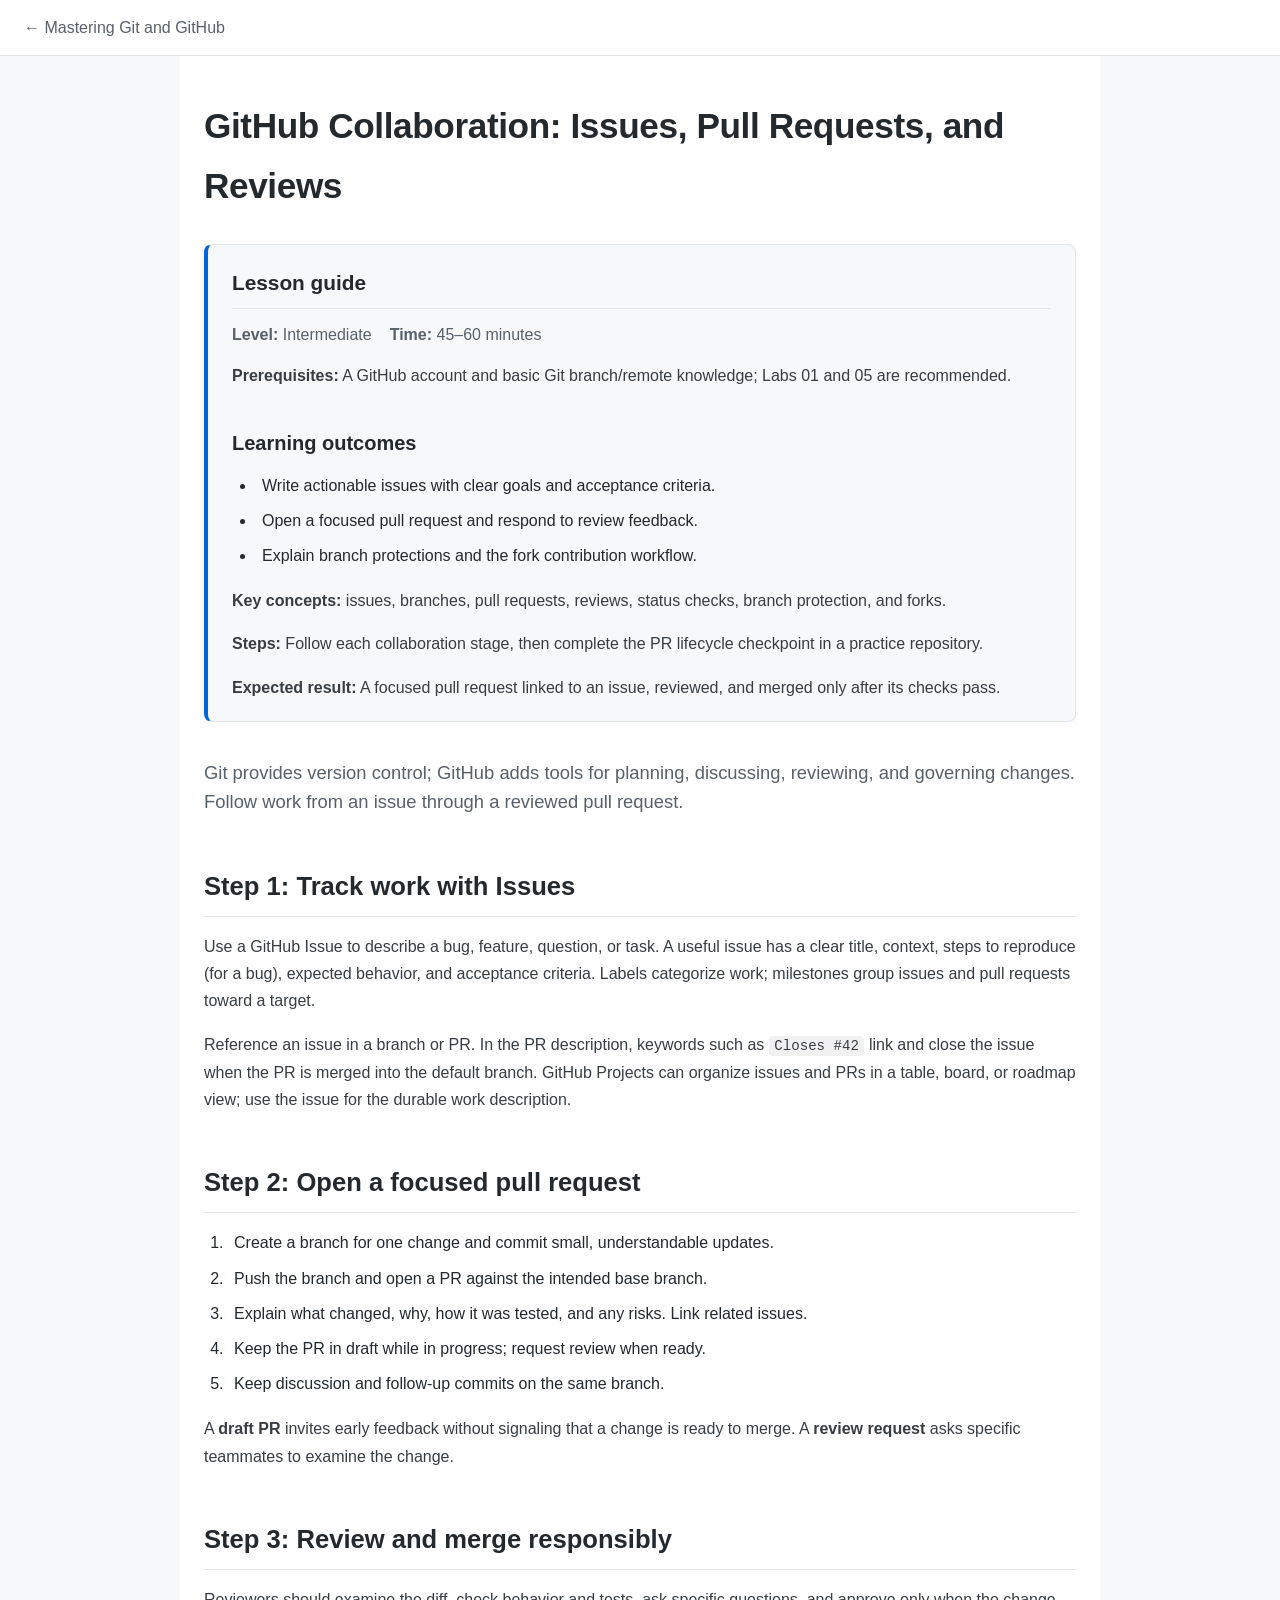
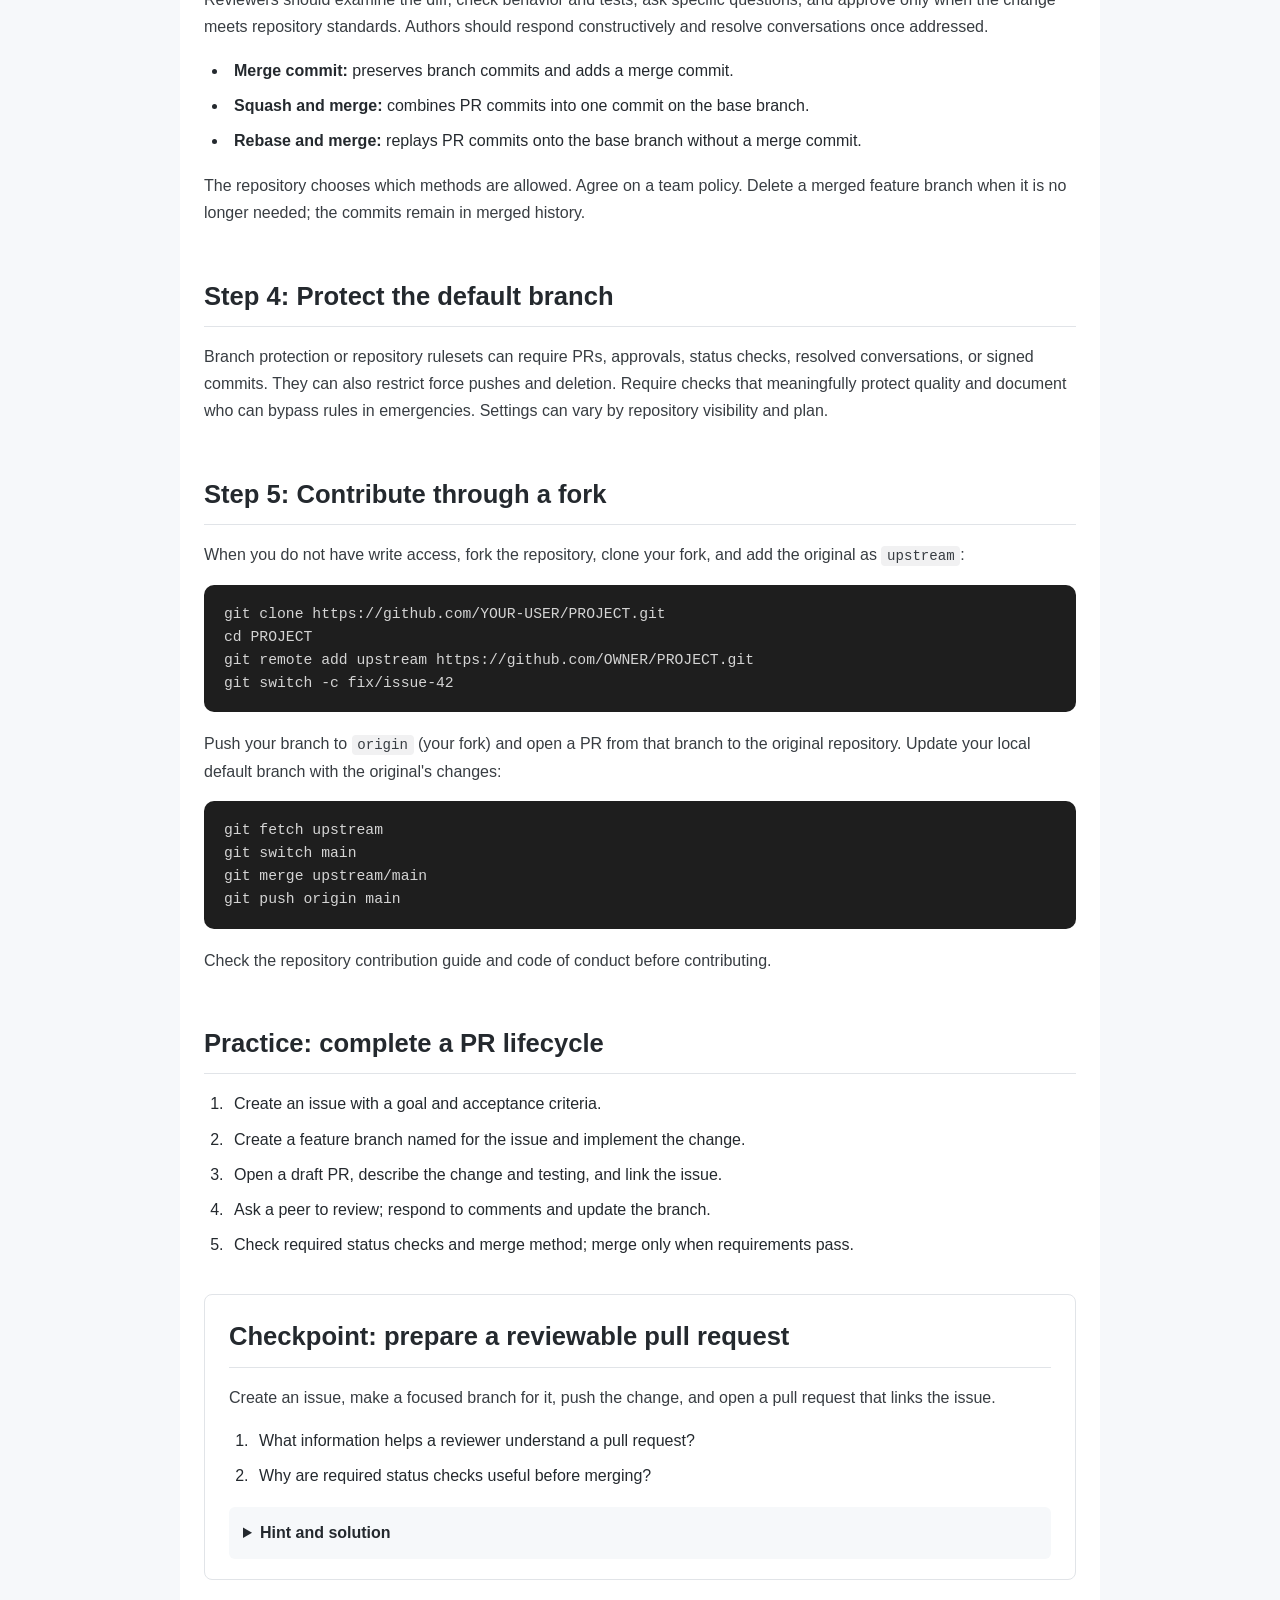
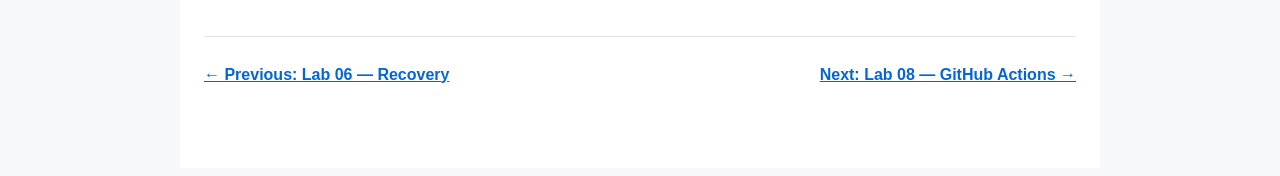
<file: lab_07/index.html>
<!DOCTYPE html>
<html lang="en">
<head>
  <meta charset="UTF-8">
  <meta name="viewport" content="width=device-width, initial-scale=1.0">
  <title>Lab 07 — GitHub Collaboration</title>
  <link rel="stylesheet" href="../style.css">
</head>
<body>
  <nav class="navbar"><a href="../">← Mastering Git and GitHub</a></nav>
  <main class="container">
    <h1>GitHub Collaboration: Issues, Pull Requests, and Reviews</h1>
    <section class="lesson-overview" aria-labelledby="lesson-guide">
      <h2 id="lesson-guide">Lesson guide</h2>
      <p class="lesson-facts"><span><strong>Level:</strong> Intermediate</span><span><strong>Time:</strong> 45–60 minutes</span></p>
      <p><strong>Prerequisites:</strong> A GitHub account and basic Git branch/remote knowledge; Labs 01 and 05 are recommended.</p>
      <h3>Learning outcomes</h3>
      <ul>
        <li>Write actionable issues with clear goals and acceptance criteria.</li>
        <li>Open a focused pull request and respond to review feedback.</li>
        <li>Explain branch protections and the fork contribution workflow.</li>
      </ul>
      <p><strong>Key concepts:</strong> issues, branches, pull requests, reviews, status checks, branch protection, and forks.</p>
      <p><strong>Steps:</strong> Follow each collaboration stage, then complete the PR lifecycle checkpoint in a practice repository.</p>
      <p><strong>Expected result:</strong> A focused pull request linked to an issue, reviewed, and merged only after its checks pass.</p>
    </section>
    <p class="lead">Git provides version control; GitHub adds tools for planning, discussing, reviewing, and governing changes. Follow work from an issue through a reviewed pull request.</p>

    <h2>Step 1: Track work with Issues</h2>
    <p>Use a GitHub Issue to describe a bug, feature, question, or task. A useful issue has a clear title, context, steps to reproduce (for a bug), expected behavior, and acceptance criteria. Labels categorize work; milestones group issues and pull requests toward a target.</p>
    <p>Reference an issue in a branch or PR. In the PR description, keywords such as <code>Closes #42</code> link and close the issue when the PR is merged into the default branch. GitHub Projects can organize issues and PRs in a table, board, or roadmap view; use the issue for the durable work description.</p>

    <h2>Step 2: Open a focused pull request</h2>
    <ol>
      <li>Create a branch for one change and commit small, understandable updates.</li>
      <li>Push the branch and open a PR against the intended base branch.</li>
      <li>Explain what changed, why, how it was tested, and any risks. Link related issues.</li>
      <li>Keep the PR in draft while in progress; request review when ready.</li>
      <li>Keep discussion and follow-up commits on the same branch.</li>
    </ol>
    <p>A <strong>draft PR</strong> invites early feedback without signaling that a change is ready to merge. A <strong>review request</strong> asks specific teammates to examine the change.</p>

    <h2>Step 3: Review and merge responsibly</h2>
    <p>Reviewers should examine the diff, check behavior and tests, ask specific questions, and approve only when the change meets repository standards. Authors should respond constructively and resolve conversations once addressed.</p>
    <ul>
      <li><strong>Merge commit:</strong> preserves branch commits and adds a merge commit.</li>
      <li><strong>Squash and merge:</strong> combines PR commits into one commit on the base branch.</li>
      <li><strong>Rebase and merge:</strong> replays PR commits onto the base branch without a merge commit.</li>
    </ul>
    <p>The repository chooses which methods are allowed. Agree on a team policy. Delete a merged feature branch when it is no longer needed; the commits remain in merged history.</p>

    <h2>Step 4: Protect the default branch</h2>
    <p>Branch protection or repository rulesets can require PRs, approvals, status checks, resolved conversations, or signed commits. They can also restrict force pushes and deletion. Require checks that meaningfully protect quality and document who can bypass rules in emergencies. Settings can vary by repository visibility and plan.</p>

    <h2>Step 5: Contribute through a fork</h2>
    <p>When you do not have write access, fork the repository, clone your fork, and add the original as <code>upstream</code>:</p>
    <pre><code>git clone https://github.com/YOUR-USER/PROJECT.git
cd PROJECT
git remote add upstream https://github.com/OWNER/PROJECT.git
git switch -c fix/issue-42</code></pre>
    <p>Push your branch to <code>origin</code> (your fork) and open a PR from that branch to the original repository. Update your local default branch with the original's changes:</p>
    <pre><code>git fetch upstream
git switch main
git merge upstream/main
git push origin main</code></pre>
    <p>Check the repository contribution guide and code of conduct before contributing.</p>

    <h2>Practice: complete a PR lifecycle</h2>
    <ol>
      <li>Create an issue with a goal and acceptance criteria.</li>
      <li>Create a feature branch named for the issue and implement the change.</li>
      <li>Open a draft PR, describe the change and testing, and link the issue.</li>
      <li>Ask a peer to review; respond to comments and update the branch.</li>
      <li>Check required status checks and merge method; merge only when requirements pass.</li>
    </ol>
    <section class="knowledge-check" aria-labelledby="knowledge-check-title">
      <h2 id="knowledge-check-title">Checkpoint: prepare a reviewable pull request</h2>
      <p>Create an issue, make a focused branch for it, push the change, and open a pull request that links the issue.</p>
      <ol>
        <li>What information helps a reviewer understand a pull request?</li>
        <li>Why are required status checks useful before merging?</li>
      </ol>
      <details>
        <summary>Hint and solution</summary>
        <p>Summarize the change and reason, list how it was tested, and link the issue with a closing keyword such as <code>Closes #12</code>. Required checks provide an automated gate so known failures are caught before the protected branch changes.</p>
      </details>
    </section>
    <nav class="next-lab lesson-navigation" aria-label="Lesson navigation">
      <a href="../lab_06/">← Previous: Lab 06 — Recovery</a>
      <a href="../lab_08/">Next: Lab 08 — GitHub Actions →</a>
    </nav>
  </main>
</body>
</html>
</file>
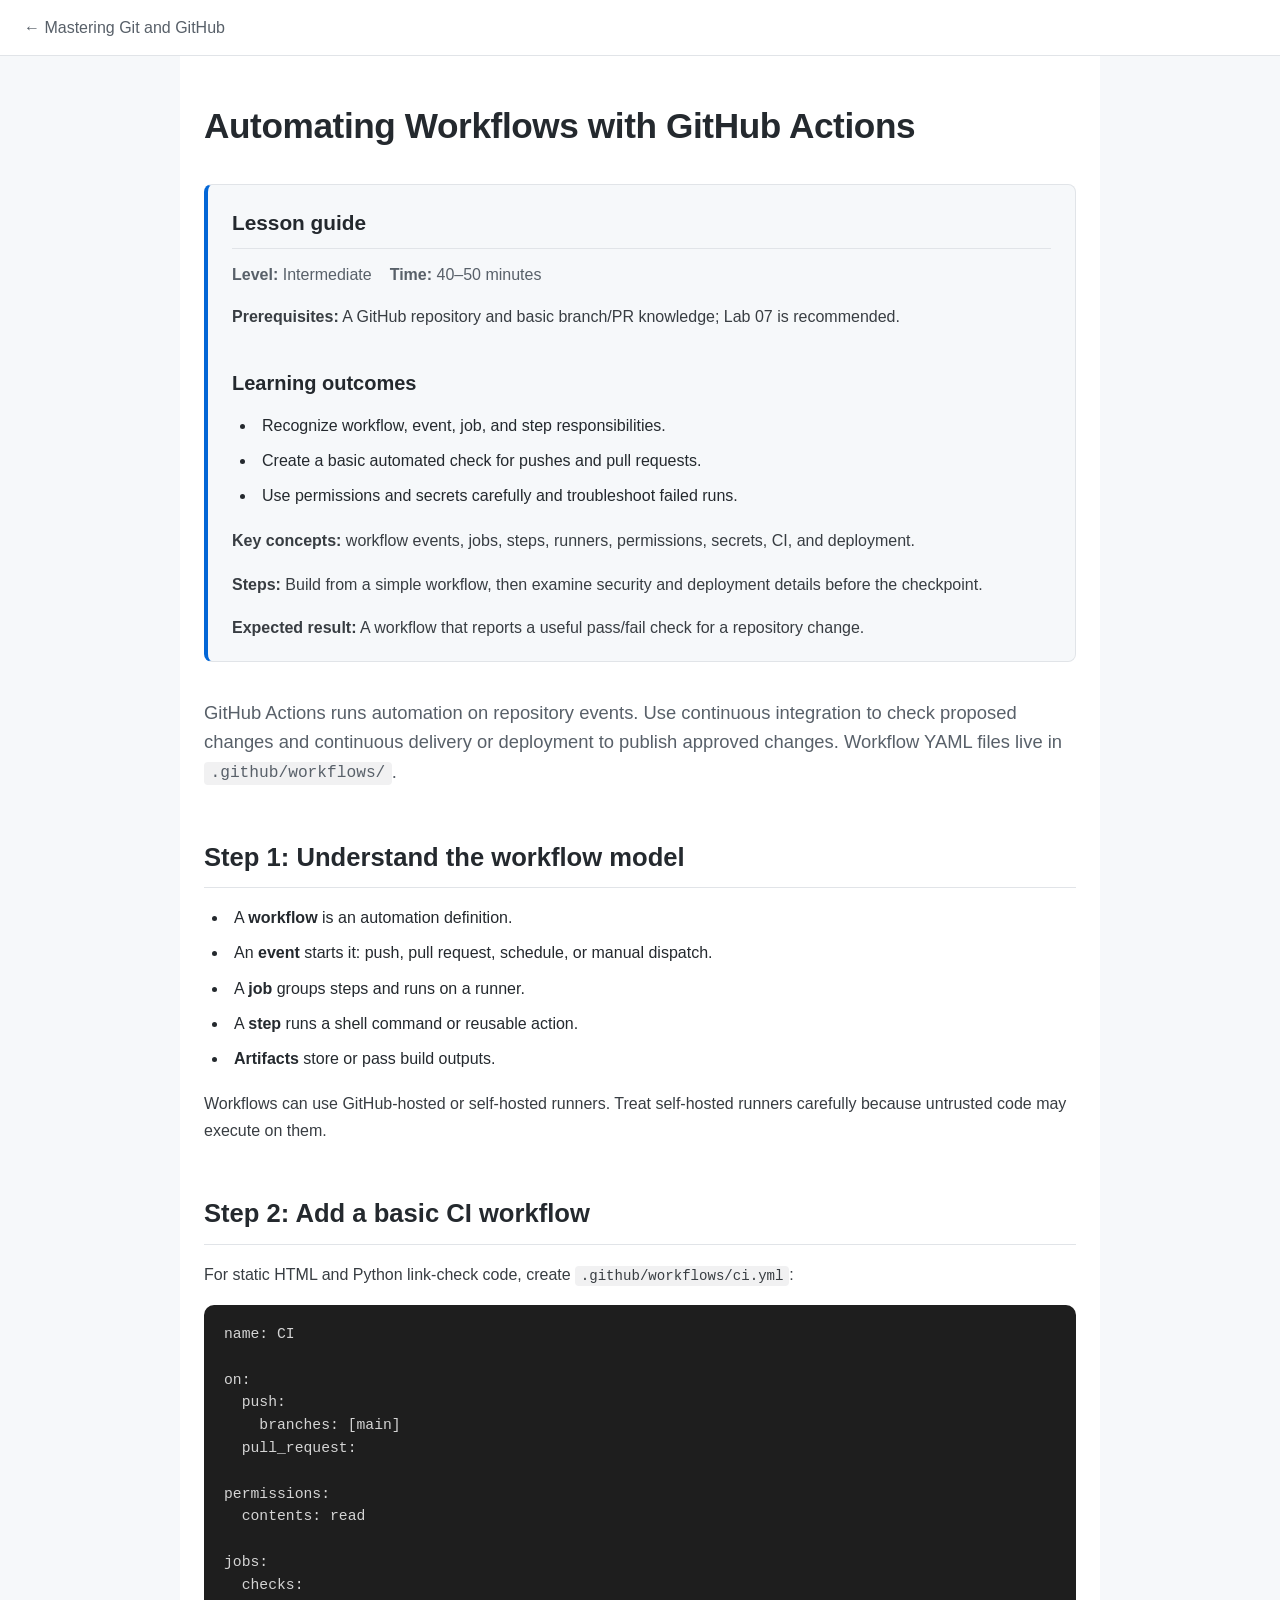
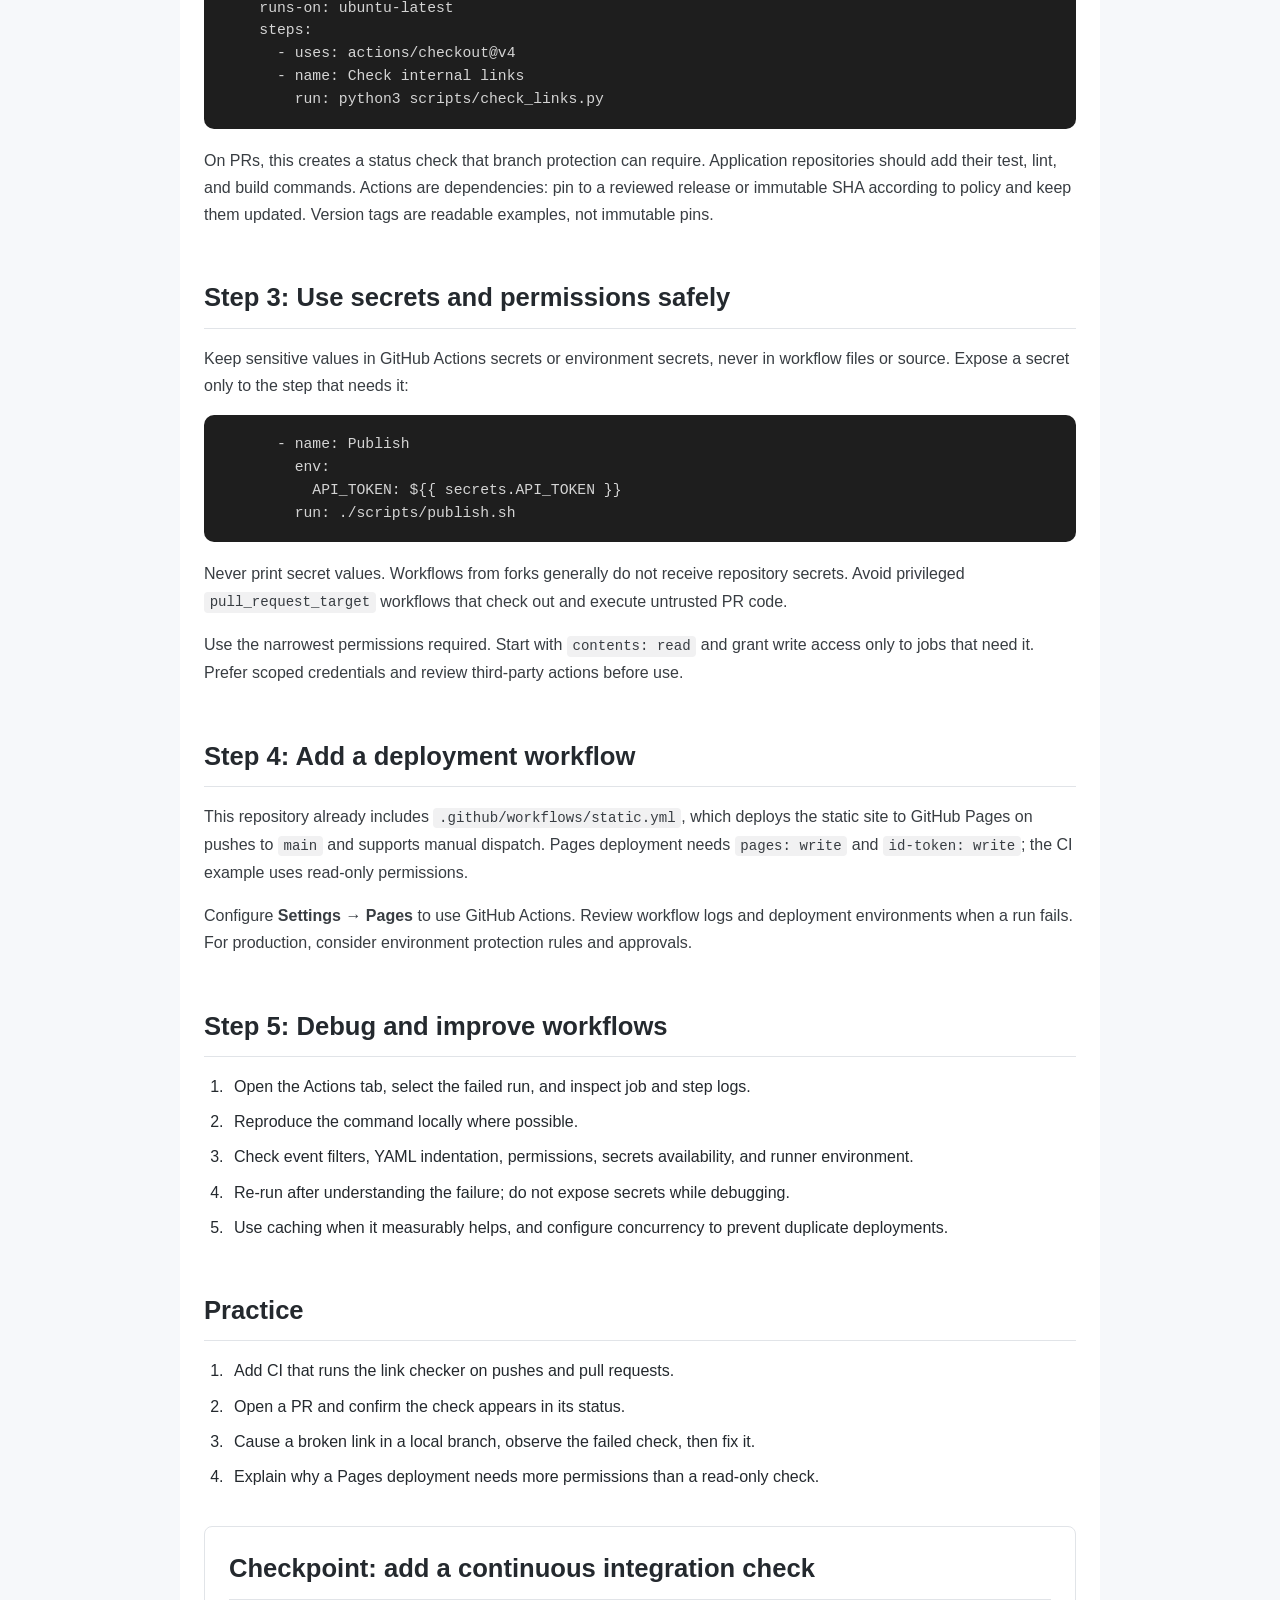
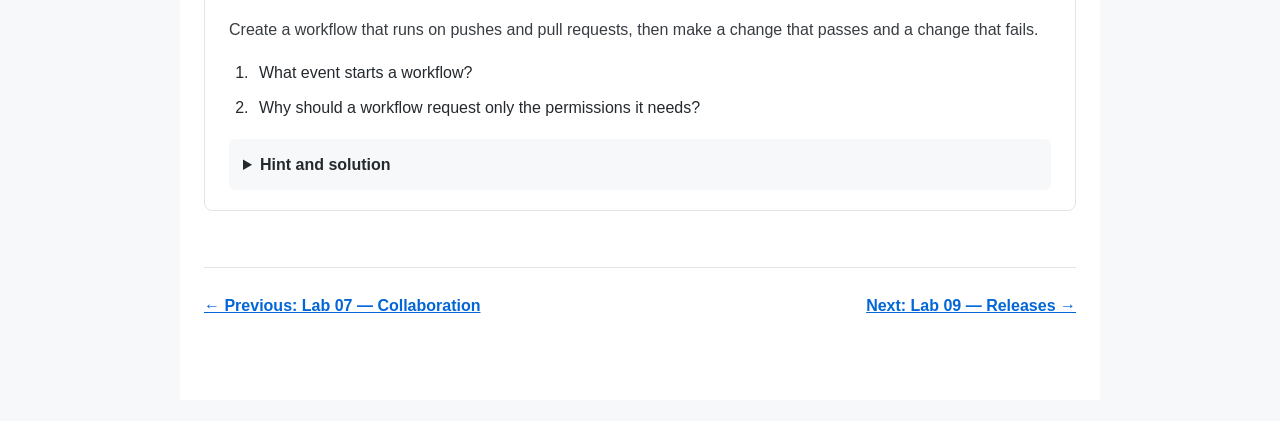
<file: lab_08/index.html>
<!DOCTYPE html>
<html lang="en">
<head>
  <meta charset="UTF-8">
  <meta name="viewport" content="width=device-width, initial-scale=1.0">
  <title>Lab 08 — GitHub Actions</title>
  <link rel="stylesheet" href="../style.css">
</head>
<body>
  <nav class="navbar"><a href="../">← Mastering Git and GitHub</a></nav>
  <main class="container">
    <h1>Automating Workflows with GitHub Actions</h1>
    <section class="lesson-overview" aria-labelledby="lesson-guide">
      <h2 id="lesson-guide">Lesson guide</h2>
      <p class="lesson-facts"><span><strong>Level:</strong> Intermediate</span><span><strong>Time:</strong> 40–50 minutes</span></p>
      <p><strong>Prerequisites:</strong> A GitHub repository and basic branch/PR knowledge; Lab 07 is recommended.</p>
      <h3>Learning outcomes</h3>
      <ul>
        <li>Recognize workflow, event, job, and step responsibilities.</li>
        <li>Create a basic automated check for pushes and pull requests.</li>
        <li>Use permissions and secrets carefully and troubleshoot failed runs.</li>
      </ul>
      <p><strong>Key concepts:</strong> workflow events, jobs, steps, runners, permissions, secrets, CI, and deployment.</p>
      <p><strong>Steps:</strong> Build from a simple workflow, then examine security and deployment details before the checkpoint.</p>
      <p><strong>Expected result:</strong> A workflow that reports a useful pass/fail check for a repository change.</p>
    </section>
    <p class="lead">GitHub Actions runs automation on repository events. Use continuous integration to check proposed changes and continuous delivery or deployment to publish approved changes. Workflow YAML files live in <code>.github/workflows/</code>.</p>

    <h2>Step 1: Understand the workflow model</h2>
    <ul>
      <li>A <strong>workflow</strong> is an automation definition.</li>
      <li>An <strong>event</strong> starts it: push, pull request, schedule, or manual dispatch.</li>
      <li>A <strong>job</strong> groups steps and runs on a runner.</li>
      <li>A <strong>step</strong> runs a shell command or reusable action.</li>
      <li><strong>Artifacts</strong> store or pass build outputs.</li>
    </ul>
    <p>Workflows can use GitHub-hosted or self-hosted runners. Treat self-hosted runners carefully because untrusted code may execute on them.</p>

    <h2>Step 2: Add a basic CI workflow</h2>
    <p>For static HTML and Python link-check code, create <code>.github/workflows/ci.yml</code>:</p>
    <pre><code>name: CI

on:
  push:
    branches: [main]
  pull_request:

permissions:
  contents: read

jobs:
  checks:
    runs-on: ubuntu-latest
    steps:
      - uses: actions/checkout@v4
      - name: Check internal links
        run: python3 scripts/check_links.py</code></pre>
    <p>On PRs, this creates a status check that branch protection can require. Application repositories should add their test, lint, and build commands. Actions are dependencies: pin to a reviewed release or immutable SHA according to policy and keep them updated. Version tags are readable examples, not immutable pins.</p>

    <h2>Step 3: Use secrets and permissions safely</h2>
    <p>Keep sensitive values in GitHub Actions secrets or environment secrets, never in workflow files or source. Expose a secret only to the step that needs it:</p>
    <pre><code>      - name: Publish
        env:
          API_TOKEN: ${{ secrets.API_TOKEN }}
        run: ./scripts/publish.sh</code></pre>
    <p>Never print secret values. Workflows from forks generally do not receive repository secrets. Avoid privileged <code>pull_request_target</code> workflows that check out and execute untrusted PR code.</p>
    <p>Use the narrowest permissions required. Start with <code>contents: read</code> and grant write access only to jobs that need it. Prefer scoped credentials and review third-party actions before use.</p>

    <h2>Step 4: Add a deployment workflow</h2>
    <p>This repository already includes <code>.github/workflows/static.yml</code>, which deploys the static site to GitHub Pages on pushes to <code>main</code> and supports manual dispatch. Pages deployment needs <code>pages: write</code> and <code>id-token: write</code>; the CI example uses read-only permissions.</p>
    <p>Configure <strong>Settings → Pages</strong> to use GitHub Actions. Review workflow logs and deployment environments when a run fails. For production, consider environment protection rules and approvals.</p>

    <h2>Step 5: Debug and improve workflows</h2>
    <ol>
      <li>Open the Actions tab, select the failed run, and inspect job and step logs.</li>
      <li>Reproduce the command locally where possible.</li>
      <li>Check event filters, YAML indentation, permissions, secrets availability, and runner environment.</li>
      <li>Re-run after understanding the failure; do not expose secrets while debugging.</li>
      <li>Use caching when it measurably helps, and configure concurrency to prevent duplicate deployments.</li>
    </ol>

    <h2>Practice</h2>
    <ol>
      <li>Add CI that runs the link checker on pushes and pull requests.</li>
      <li>Open a PR and confirm the check appears in its status.</li>
      <li>Cause a broken link in a local branch, observe the failed check, then fix it.</li>
      <li>Explain why a Pages deployment needs more permissions than a read-only check.</li>
    </ol>
    <section class="knowledge-check" aria-labelledby="knowledge-check-title">
      <h2 id="knowledge-check-title">Checkpoint: add a continuous integration check</h2>
      <p>Create a workflow that runs on pushes and pull requests, then make a change that passes and a change that fails.</p>
      <ol>
        <li>What event starts a workflow?</li>
        <li>Why should a workflow request only the permissions it needs?</li>
      </ol>
      <details>
        <summary>Hint and solution</summary>
        <p>Events such as <code>push</code> or <code>pull_request</code> trigger workflows. Restrict permissions so a compromised or misconfigured job cannot make unnecessary changes to the repository. Use the Actions run log to locate a failing step.</p>
      </details>
    </section>
    <nav class="next-lab lesson-navigation" aria-label="Lesson navigation">
      <a href="../lab_07/">← Previous: Lab 07 — Collaboration</a>
      <a href="../lab_09/">Next: Lab 09 — Releases →</a>
    </nav>
  </main>
</body>
</html>
</file>
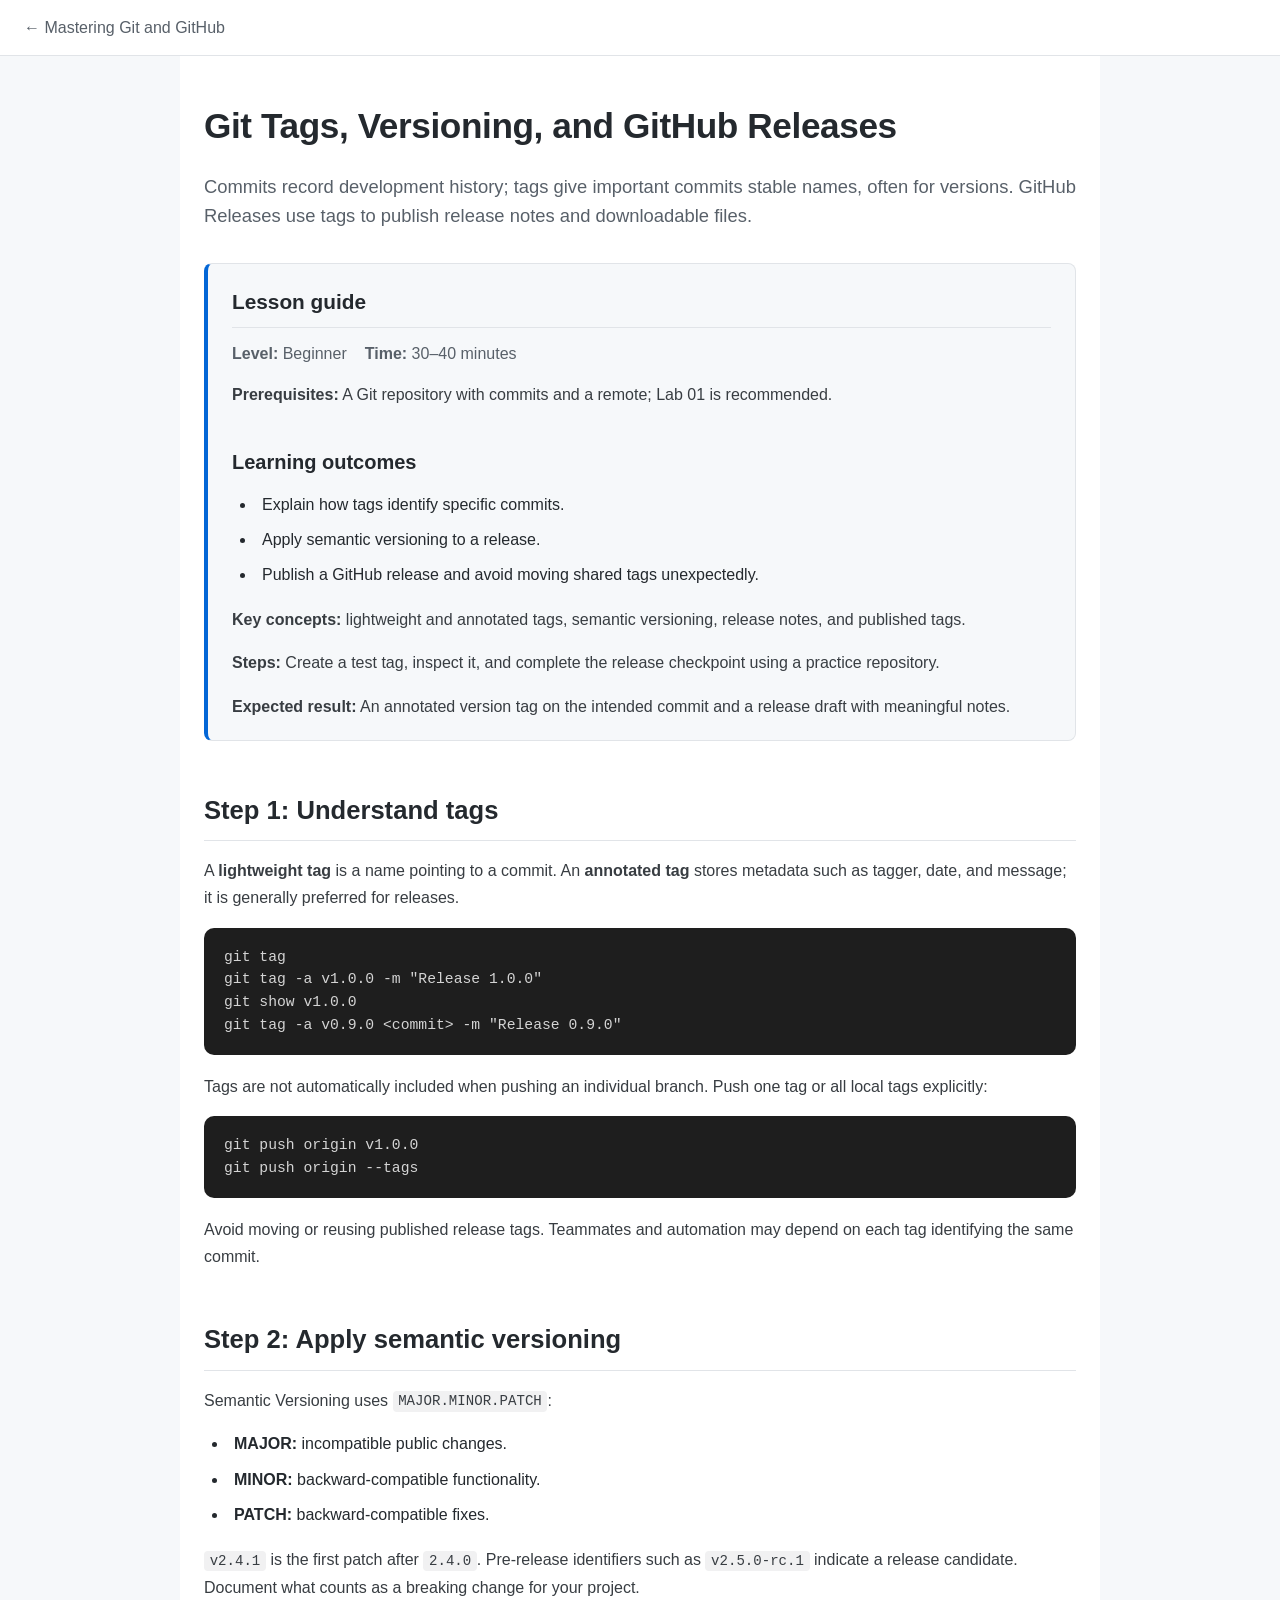
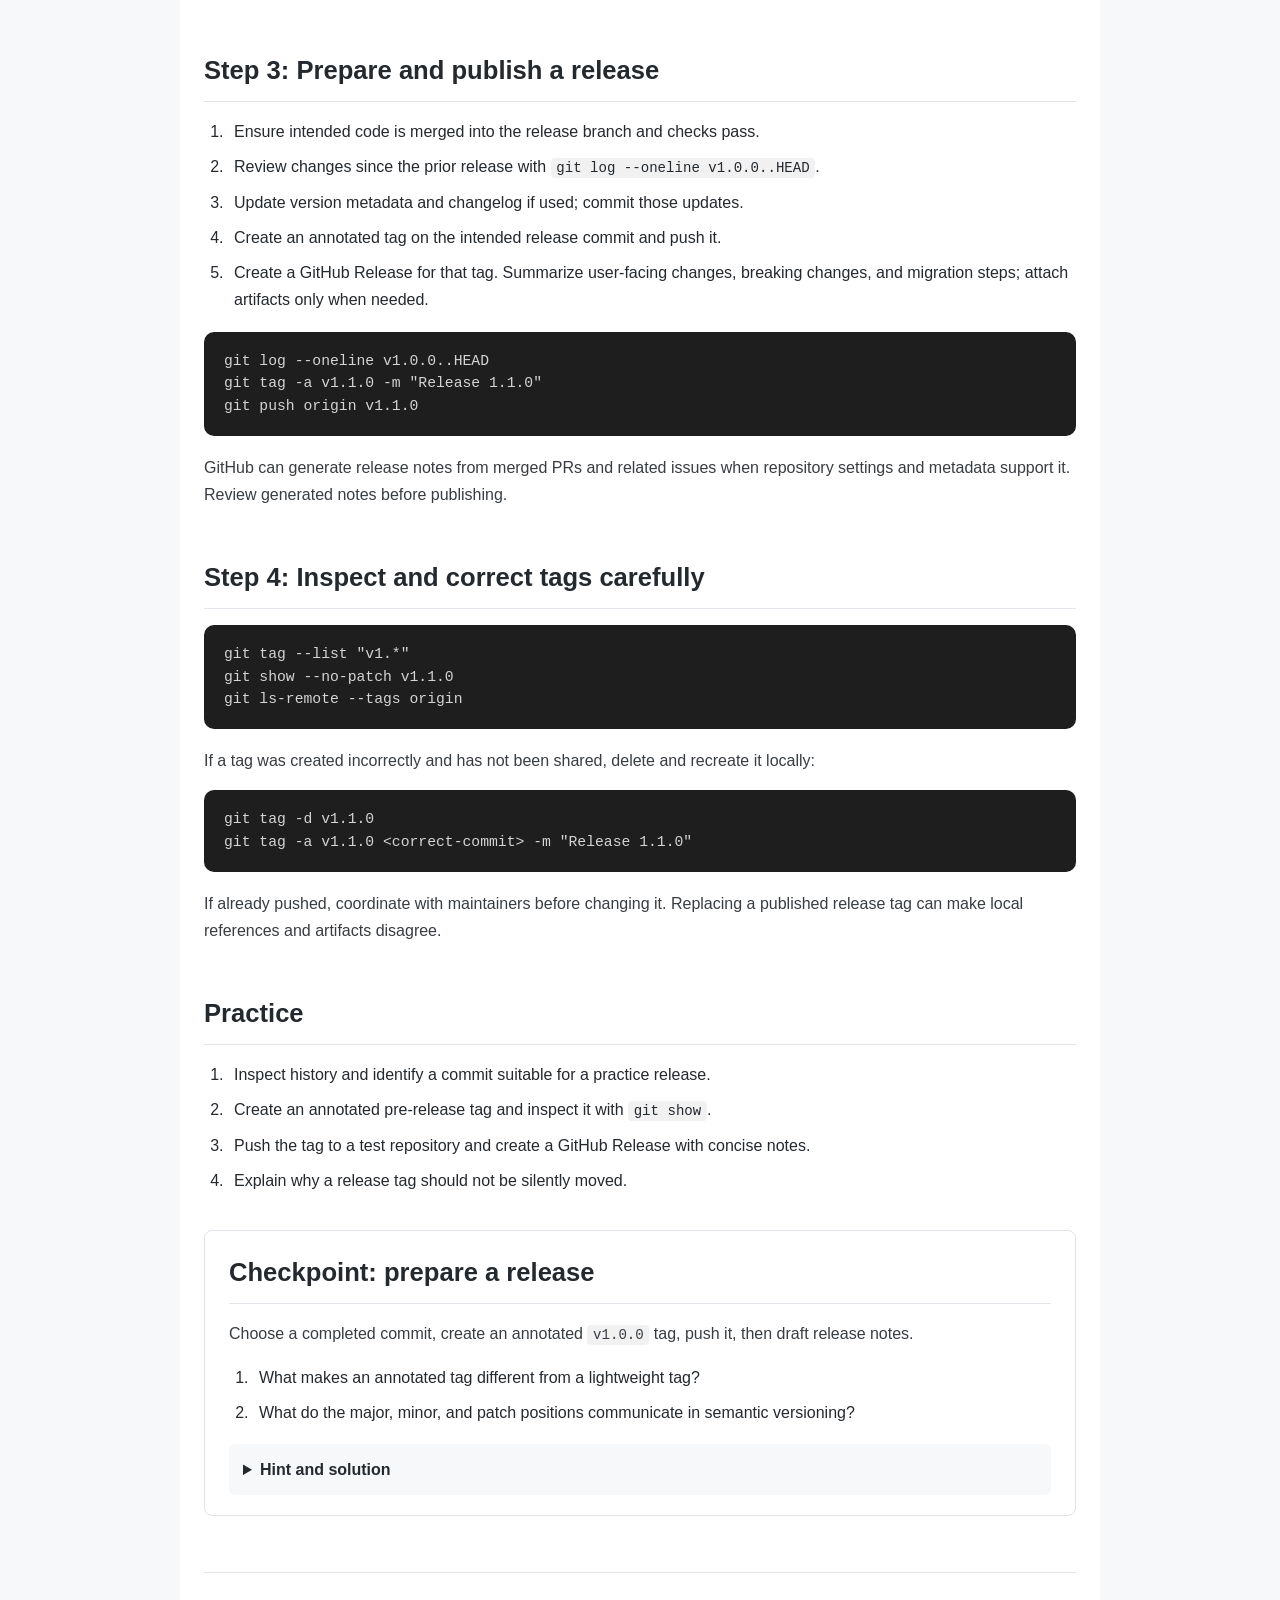
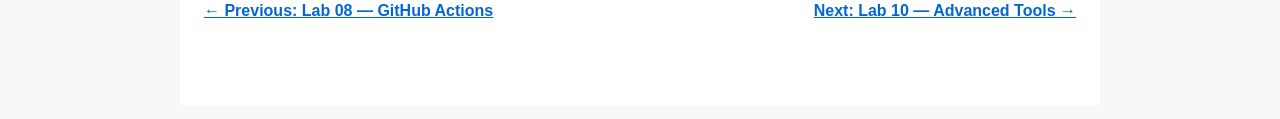
<file: lab_09/index.html>
<!DOCTYPE html>
<html lang="en">
<head>
  <meta charset="UTF-8">
  <meta name="viewport" content="width=device-width, initial-scale=1.0">
  <title>Lab 09 — Git Tags and Releases</title>
  <link rel="stylesheet" href="../style.css">
</head>
<body>
  <nav class="navbar"><a href="../">← Mastering Git and GitHub</a></nav>
  <main class="container">
    <h1>Git Tags, Versioning, and GitHub Releases</h1>
    <p class="lead">Commits record development history; tags give important commits stable names, often for versions. GitHub Releases use tags to publish release notes and downloadable files.</p>
    <section class="lesson-overview" aria-labelledby="lesson-guide">
      <h2 id="lesson-guide">Lesson guide</h2>
      <p class="lesson-facts"><span><strong>Level:</strong> Beginner</span><span><strong>Time:</strong> 30–40 minutes</span></p>
      <p><strong>Prerequisites:</strong> A Git repository with commits and a remote; Lab 01 is recommended.</p>
      <h3>Learning outcomes</h3>
      <ul>
        <li>Explain how tags identify specific commits.</li>
        <li>Apply semantic versioning to a release.</li>
        <li>Publish a GitHub release and avoid moving shared tags unexpectedly.</li>
      </ul>
      <p><strong>Key concepts:</strong> lightweight and annotated tags, semantic versioning, release notes, and published tags.</p>
      <p><strong>Steps:</strong> Create a test tag, inspect it, and complete the release checkpoint using a practice repository.</p>
      <p><strong>Expected result:</strong> An annotated version tag on the intended commit and a release draft with meaningful notes.</p>
    </section>

    <h2>Step 1: Understand tags</h2>
    <p>A <strong>lightweight tag</strong> is a name pointing to a commit. An <strong>annotated tag</strong> stores metadata such as tagger, date, and message; it is generally preferred for releases.</p>
    <pre><code>git tag
git tag -a v1.0.0 -m "Release 1.0.0"
git show v1.0.0
git tag -a v0.9.0 &lt;commit&gt; -m "Release 0.9.0"</code></pre>
    <p>Tags are not automatically included when pushing an individual branch. Push one tag or all local tags explicitly:</p>
    <pre><code>git push origin v1.0.0
git push origin --tags</code></pre>
    <p>Avoid moving or reusing published release tags. Teammates and automation may depend on each tag identifying the same commit.</p>

    <h2>Step 2: Apply semantic versioning</h2>
    <p>Semantic Versioning uses <code>MAJOR.MINOR.PATCH</code>:</p>
    <ul>
      <li><strong>MAJOR:</strong> incompatible public changes.</li>
      <li><strong>MINOR:</strong> backward-compatible functionality.</li>
      <li><strong>PATCH:</strong> backward-compatible fixes.</li>
    </ul>
    <p><code>v2.4.1</code> is the first patch after <code>2.4.0</code>. Pre-release identifiers such as <code>v2.5.0-rc.1</code> indicate a release candidate. Document what counts as a breaking change for your project.</p>

    <h2>Step 3: Prepare and publish a release</h2>
    <ol>
      <li>Ensure intended code is merged into the release branch and checks pass.</li>
      <li>Review changes since the prior release with <code>git log --oneline v1.0.0..HEAD</code>.</li>
      <li>Update version metadata and changelog if used; commit those updates.</li>
      <li>Create an annotated tag on the intended release commit and push it.</li>
      <li>Create a GitHub Release for that tag. Summarize user-facing changes, breaking changes, and migration steps; attach artifacts only when needed.</li>
    </ol>
    <pre><code>git log --oneline v1.0.0..HEAD
git tag -a v1.1.0 -m "Release 1.1.0"
git push origin v1.1.0</code></pre>
    <p>GitHub can generate release notes from merged PRs and related issues when repository settings and metadata support it. Review generated notes before publishing.</p>

    <h2>Step 4: Inspect and correct tags carefully</h2>
    <pre><code>git tag --list "v1.*"
git show --no-patch v1.1.0
git ls-remote --tags origin</code></pre>
    <p>If a tag was created incorrectly and has not been shared, delete and recreate it locally:</p>
    <pre><code>git tag -d v1.1.0
git tag -a v1.1.0 &lt;correct-commit&gt; -m "Release 1.1.0"</code></pre>
    <p>If already pushed, coordinate with maintainers before changing it. Replacing a published release tag can make local references and artifacts disagree.</p>

    <h2>Practice</h2>
    <ol>
      <li>Inspect history and identify a commit suitable for a practice release.</li>
      <li>Create an annotated pre-release tag and inspect it with <code>git show</code>.</li>
      <li>Push the tag to a test repository and create a GitHub Release with concise notes.</li>
      <li>Explain why a release tag should not be silently moved.</li>
    </ol>
    <section class="knowledge-check" aria-labelledby="knowledge-check-title">
      <h2 id="knowledge-check-title">Checkpoint: prepare a release</h2>
      <p>Choose a completed commit, create an annotated <code>v1.0.0</code> tag, push it, then draft release notes.</p>
      <ol>
        <li>What makes an annotated tag different from a lightweight tag?</li>
        <li>What do the major, minor, and patch positions communicate in semantic versioning?</li>
      </ol>
      <details>
        <summary>Hint and solution</summary>
        <p>Create an annotated tag with <code>git tag -a v1.0.0 -m "Release 1.0.0"</code> and push it with <code>git push origin v1.0.0</code>. Annotated tags include metadata and a message. Major signals an incompatible change, minor adds compatible functionality, and patch fixes compatible issues.</p>
      </details>
    </section>
    <nav class="next-lab lesson-navigation" aria-label="Lesson navigation">
      <a href="../lab_08/">← Previous: Lab 08 — GitHub Actions</a>
      <a href="../lab_10/">Next: Lab 10 — Advanced Tools →</a>
    </nav>
  </main>
</body>
</html>
</file>
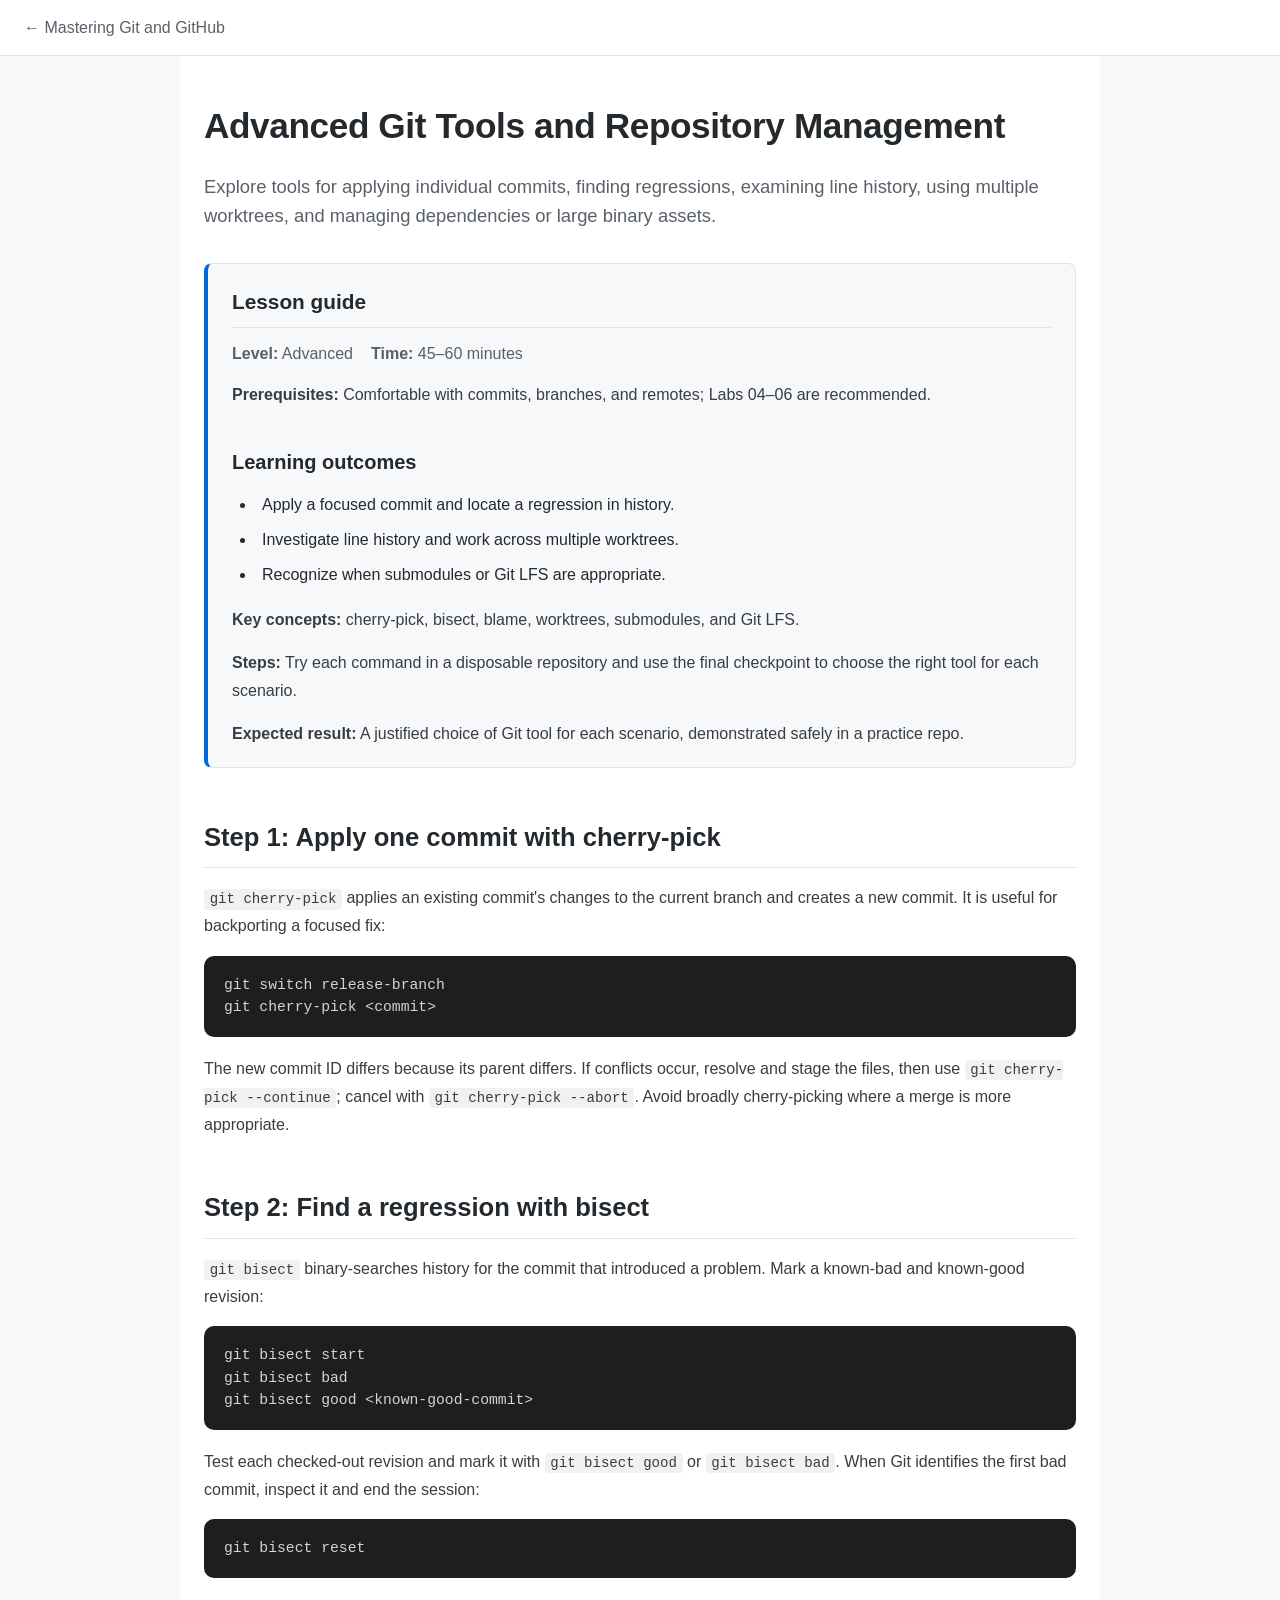
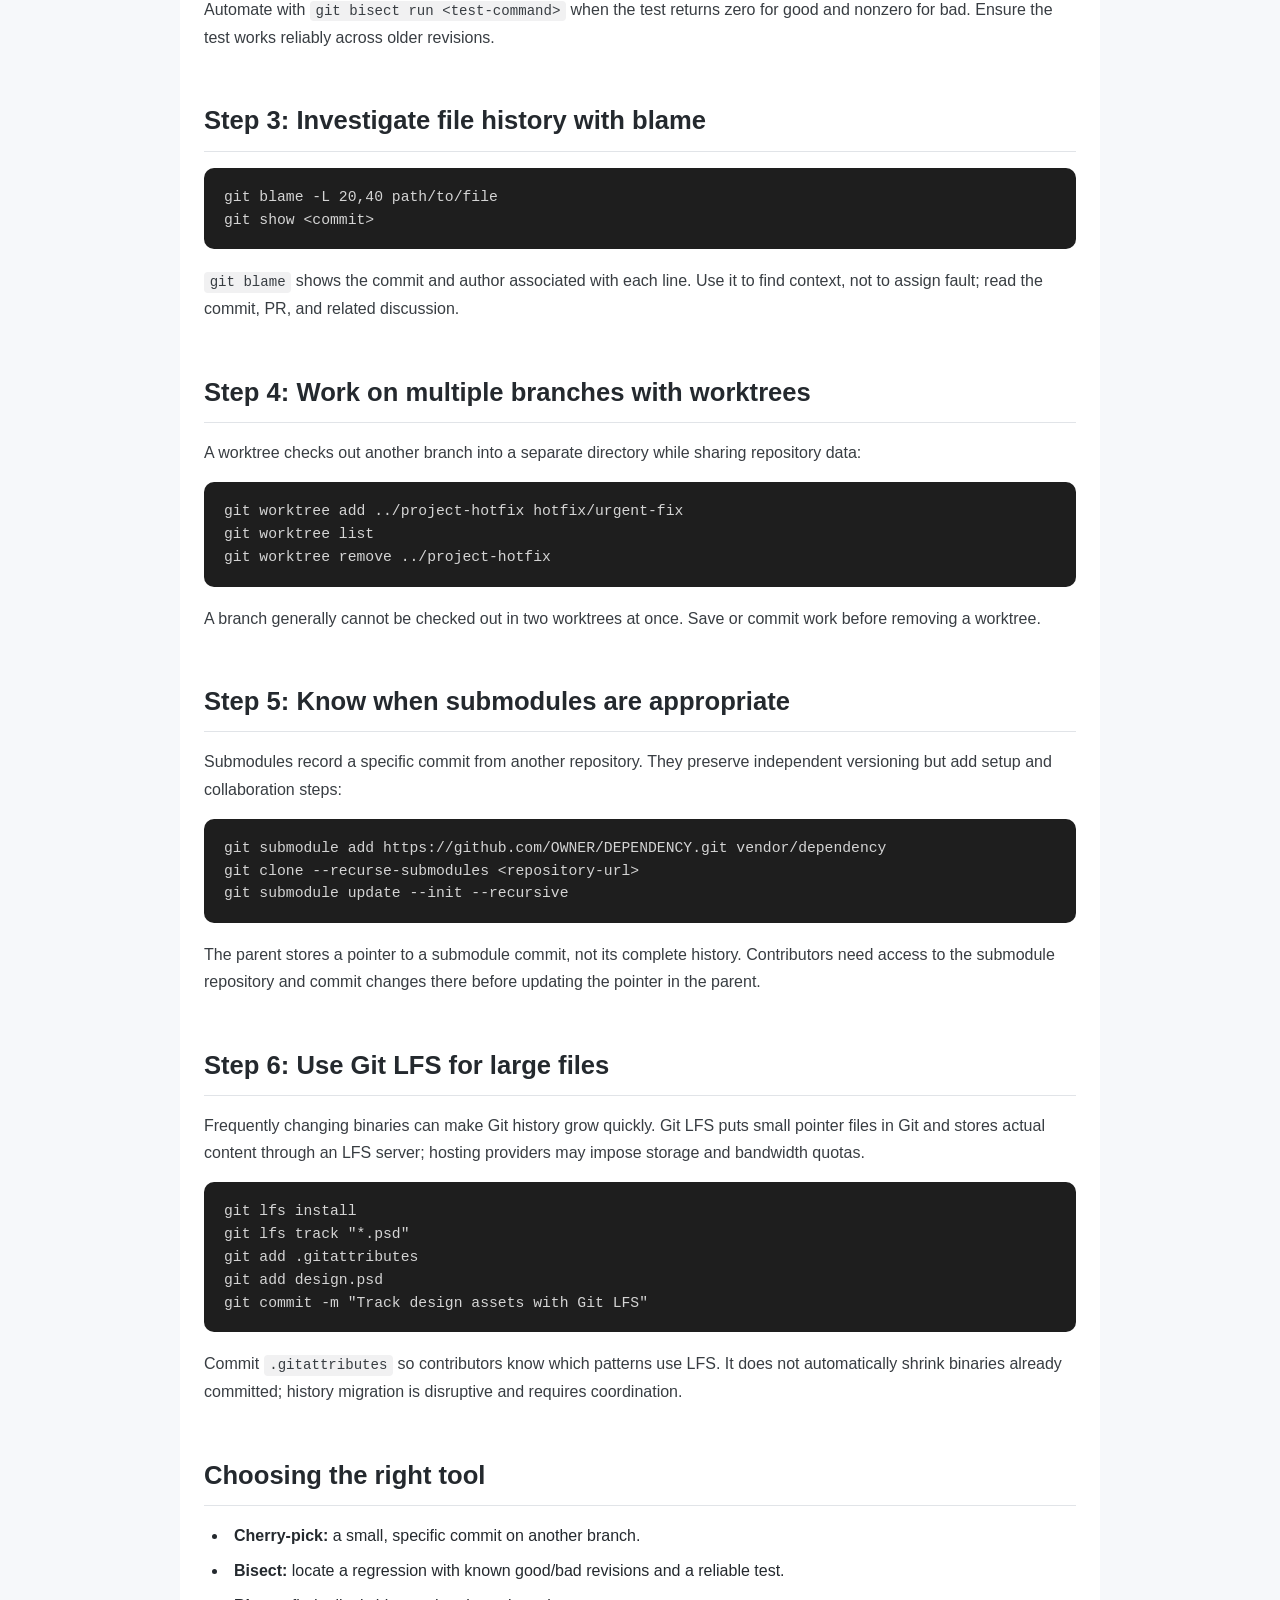
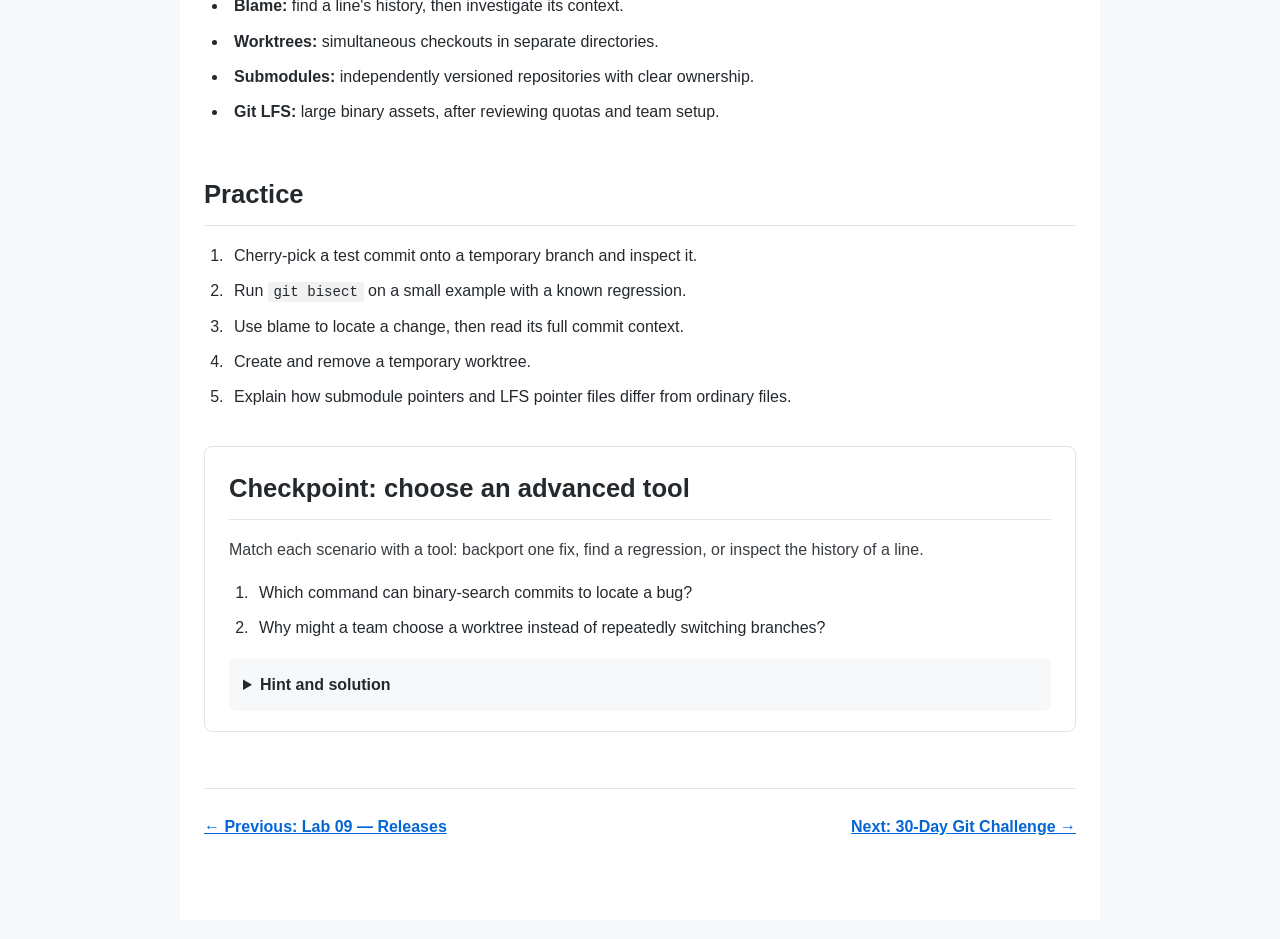
<file: lab_10/index.html>
<!DOCTYPE html>
<html lang="en">
<head>
  <meta charset="UTF-8">
  <meta name="viewport" content="width=device-width, initial-scale=1.0">
  <title>Lab 10 — Advanced Git Tools</title>
  <link rel="stylesheet" href="../style.css">
</head>
<body>
  <nav class="navbar"><a href="../">← Mastering Git and GitHub</a></nav>
  <main class="container">
    <h1>Advanced Git Tools and Repository Management</h1>
    <p class="lead">Explore tools for applying individual commits, finding regressions, examining line history, using multiple worktrees, and managing dependencies or large binary assets.</p>
    <section class="lesson-overview" aria-labelledby="lesson-guide">
      <h2 id="lesson-guide">Lesson guide</h2>
      <p class="lesson-facts"><span><strong>Level:</strong> Advanced</span><span><strong>Time:</strong> 45–60 minutes</span></p>
      <p><strong>Prerequisites:</strong> Comfortable with commits, branches, and remotes; Labs 04–06 are recommended.</p>
      <h3>Learning outcomes</h3>
      <ul>
        <li>Apply a focused commit and locate a regression in history.</li>
        <li>Investigate line history and work across multiple worktrees.</li>
        <li>Recognize when submodules or Git LFS are appropriate.</li>
      </ul>
      <p><strong>Key concepts:</strong> cherry-pick, bisect, blame, worktrees, submodules, and Git LFS.</p>
      <p><strong>Steps:</strong> Try each command in a disposable repository and use the final checkpoint to choose the right tool for each scenario.</p>
      <p><strong>Expected result:</strong> A justified choice of Git tool for each scenario, demonstrated safely in a practice repo.</p>
    </section>

    <h2>Step 1: Apply one commit with cherry-pick</h2>
    <p><code>git cherry-pick</code> applies an existing commit's changes to the current branch and creates a new commit. It is useful for backporting a focused fix:</p>
    <pre><code>git switch release-branch
git cherry-pick &lt;commit&gt;</code></pre>
    <p>The new commit ID differs because its parent differs. If conflicts occur, resolve and stage the files, then use <code>git cherry-pick --continue</code>; cancel with <code>git cherry-pick --abort</code>. Avoid broadly cherry-picking where a merge is more appropriate.</p>

    <h2>Step 2: Find a regression with bisect</h2>
    <p><code>git bisect</code> binary-searches history for the commit that introduced a problem. Mark a known-bad and known-good revision:</p>
    <pre><code>git bisect start
git bisect bad
git bisect good &lt;known-good-commit&gt;</code></pre>
    <p>Test each checked-out revision and mark it with <code>git bisect good</code> or <code>git bisect bad</code>. When Git identifies the first bad commit, inspect it and end the session:</p>
    <pre><code>git bisect reset</code></pre>
    <p>Automate with <code>git bisect run &lt;test-command&gt;</code> when the test returns zero for good and nonzero for bad. Ensure the test works reliably across older revisions.</p>

    <h2>Step 3: Investigate file history with blame</h2>
    <pre><code>git blame -L 20,40 path/to/file
git show &lt;commit&gt;</code></pre>
    <p><code>git blame</code> shows the commit and author associated with each line. Use it to find context, not to assign fault; read the commit, PR, and related discussion.</p>

    <h2>Step 4: Work on multiple branches with worktrees</h2>
    <p>A worktree checks out another branch into a separate directory while sharing repository data:</p>
    <pre><code>git worktree add ../project-hotfix hotfix/urgent-fix
git worktree list
git worktree remove ../project-hotfix</code></pre>
    <p>A branch generally cannot be checked out in two worktrees at once. Save or commit work before removing a worktree.</p>

    <h2>Step 5: Know when submodules are appropriate</h2>
    <p>Submodules record a specific commit from another repository. They preserve independent versioning but add setup and collaboration steps:</p>
    <pre><code>git submodule add https://github.com/OWNER/DEPENDENCY.git vendor/dependency
git clone --recurse-submodules &lt;repository-url&gt;
git submodule update --init --recursive</code></pre>
    <p>The parent stores a pointer to a submodule commit, not its complete history. Contributors need access to the submodule repository and commit changes there before updating the pointer in the parent.</p>

    <h2>Step 6: Use Git LFS for large files</h2>
    <p>Frequently changing binaries can make Git history grow quickly. Git LFS puts small pointer files in Git and stores actual content through an LFS server; hosting providers may impose storage and bandwidth quotas.</p>
    <pre><code>git lfs install
git lfs track "*.psd"
git add .gitattributes
git add design.psd
git commit -m "Track design assets with Git LFS"</code></pre>
    <p>Commit <code>.gitattributes</code> so contributors know which patterns use LFS. It does not automatically shrink binaries already committed; history migration is disruptive and requires coordination.</p>

    <h2>Choosing the right tool</h2>
    <ul>
      <li><strong>Cherry-pick:</strong> a small, specific commit on another branch.</li>
      <li><strong>Bisect:</strong> locate a regression with known good/bad revisions and a reliable test.</li>
      <li><strong>Blame:</strong> find a line's history, then investigate its context.</li>
      <li><strong>Worktrees:</strong> simultaneous checkouts in separate directories.</li>
      <li><strong>Submodules:</strong> independently versioned repositories with clear ownership.</li>
      <li><strong>Git LFS:</strong> large binary assets, after reviewing quotas and team setup.</li>
    </ul>

    <h2>Practice</h2>
    <ol>
      <li>Cherry-pick a test commit onto a temporary branch and inspect it.</li>
      <li>Run <code>git bisect</code> on a small example with a known regression.</li>
      <li>Use blame to locate a change, then read its full commit context.</li>
      <li>Create and remove a temporary worktree.</li>
      <li>Explain how submodule pointers and LFS pointer files differ from ordinary files.</li>
    </ol>
    <section class="knowledge-check" aria-labelledby="knowledge-check-title">
      <h2 id="knowledge-check-title">Checkpoint: choose an advanced tool</h2>
      <p>Match each scenario with a tool: backport one fix, find a regression, or inspect the history of a line.</p>
      <ol>
        <li>Which command can binary-search commits to locate a bug?</li>
        <li>Why might a team choose a worktree instead of repeatedly switching branches?</li>
      </ol>
      <details>
        <summary>Hint and solution</summary>
        <p>Use <code>git bisect</code> to find a regression, <code>git cherry-pick</code> to apply one selected commit, and <code>git blame</code> to inspect line history. Worktrees allow separate branches in separate directories while sharing repository data.</p>
      </details>
    </section>
    <nav class="next-lab lesson-navigation" aria-label="Lesson navigation">
      <a href="../lab_09/">← Previous: Lab 09 — Releases</a>
      <a href="../30-day-git-challenge/">Next: 30-Day Git Challenge →</a>
    </nav>
  </main>
</body>
</html>
</file>
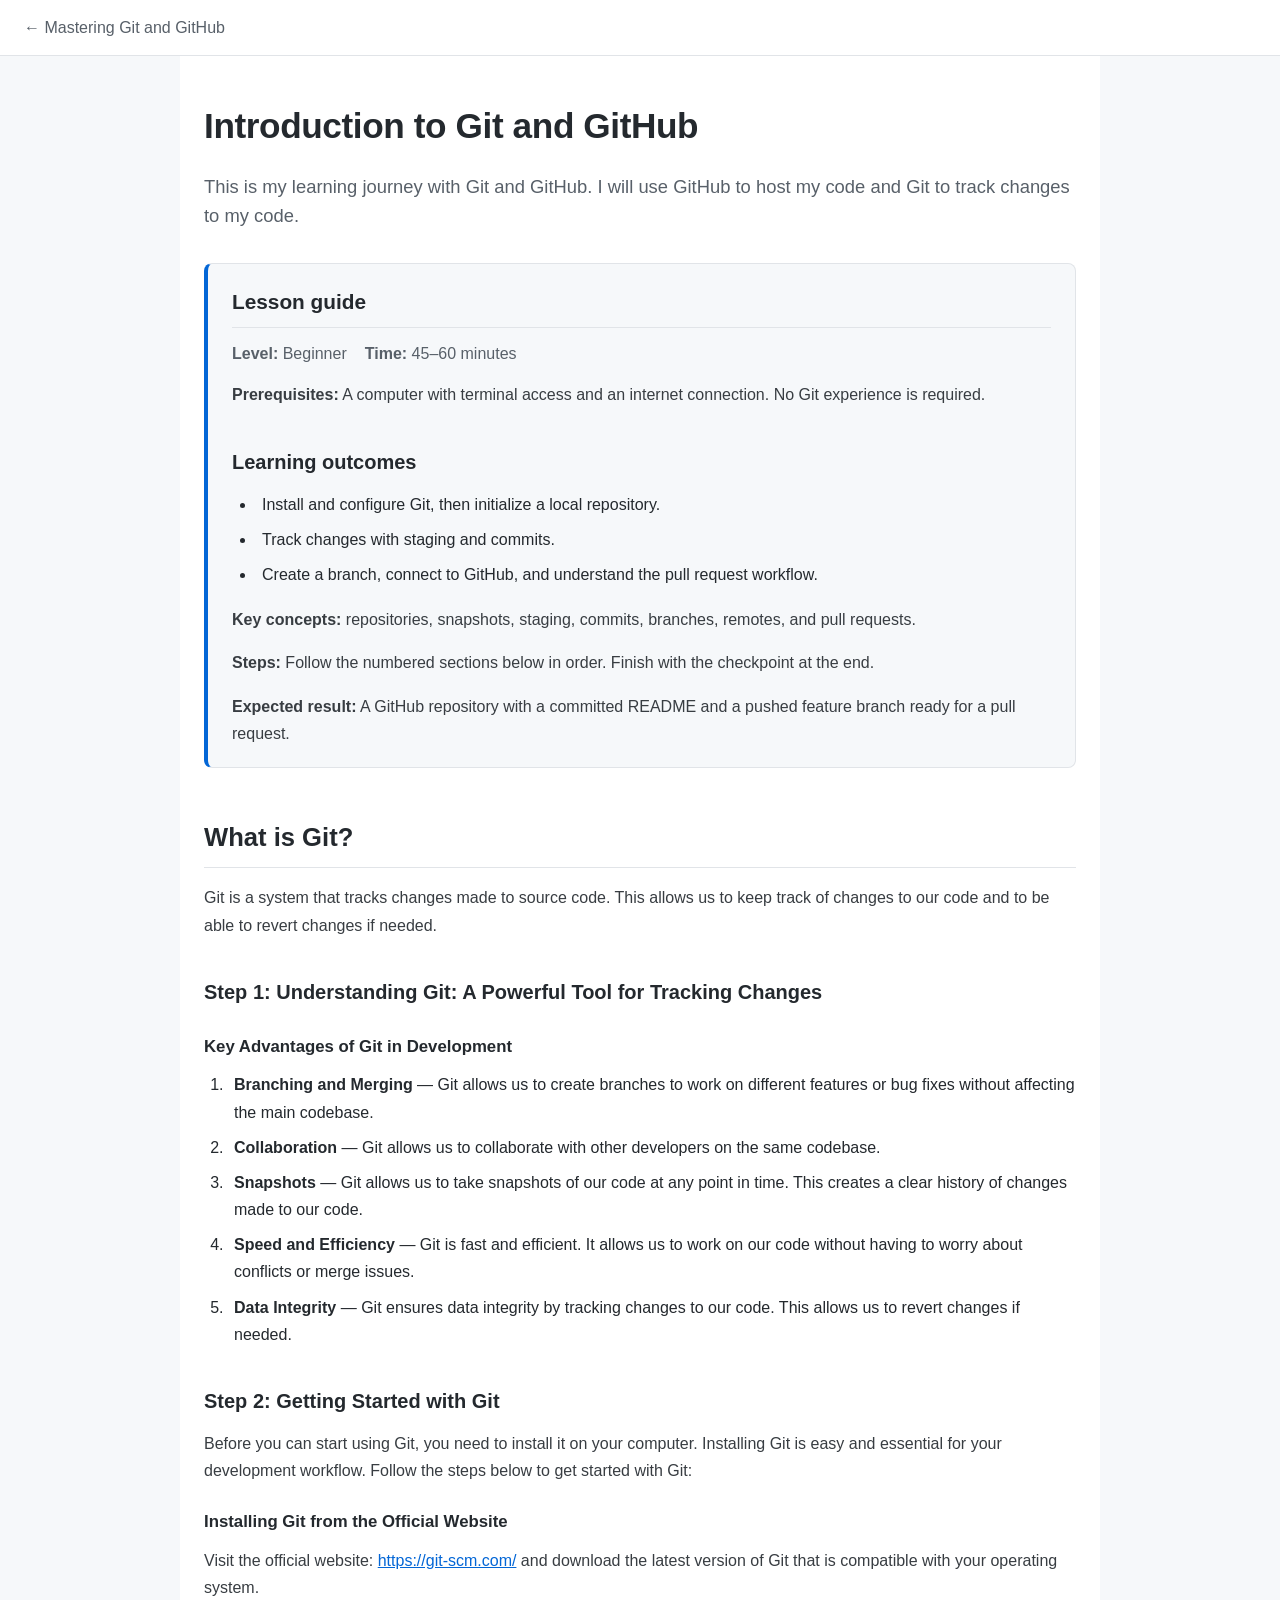
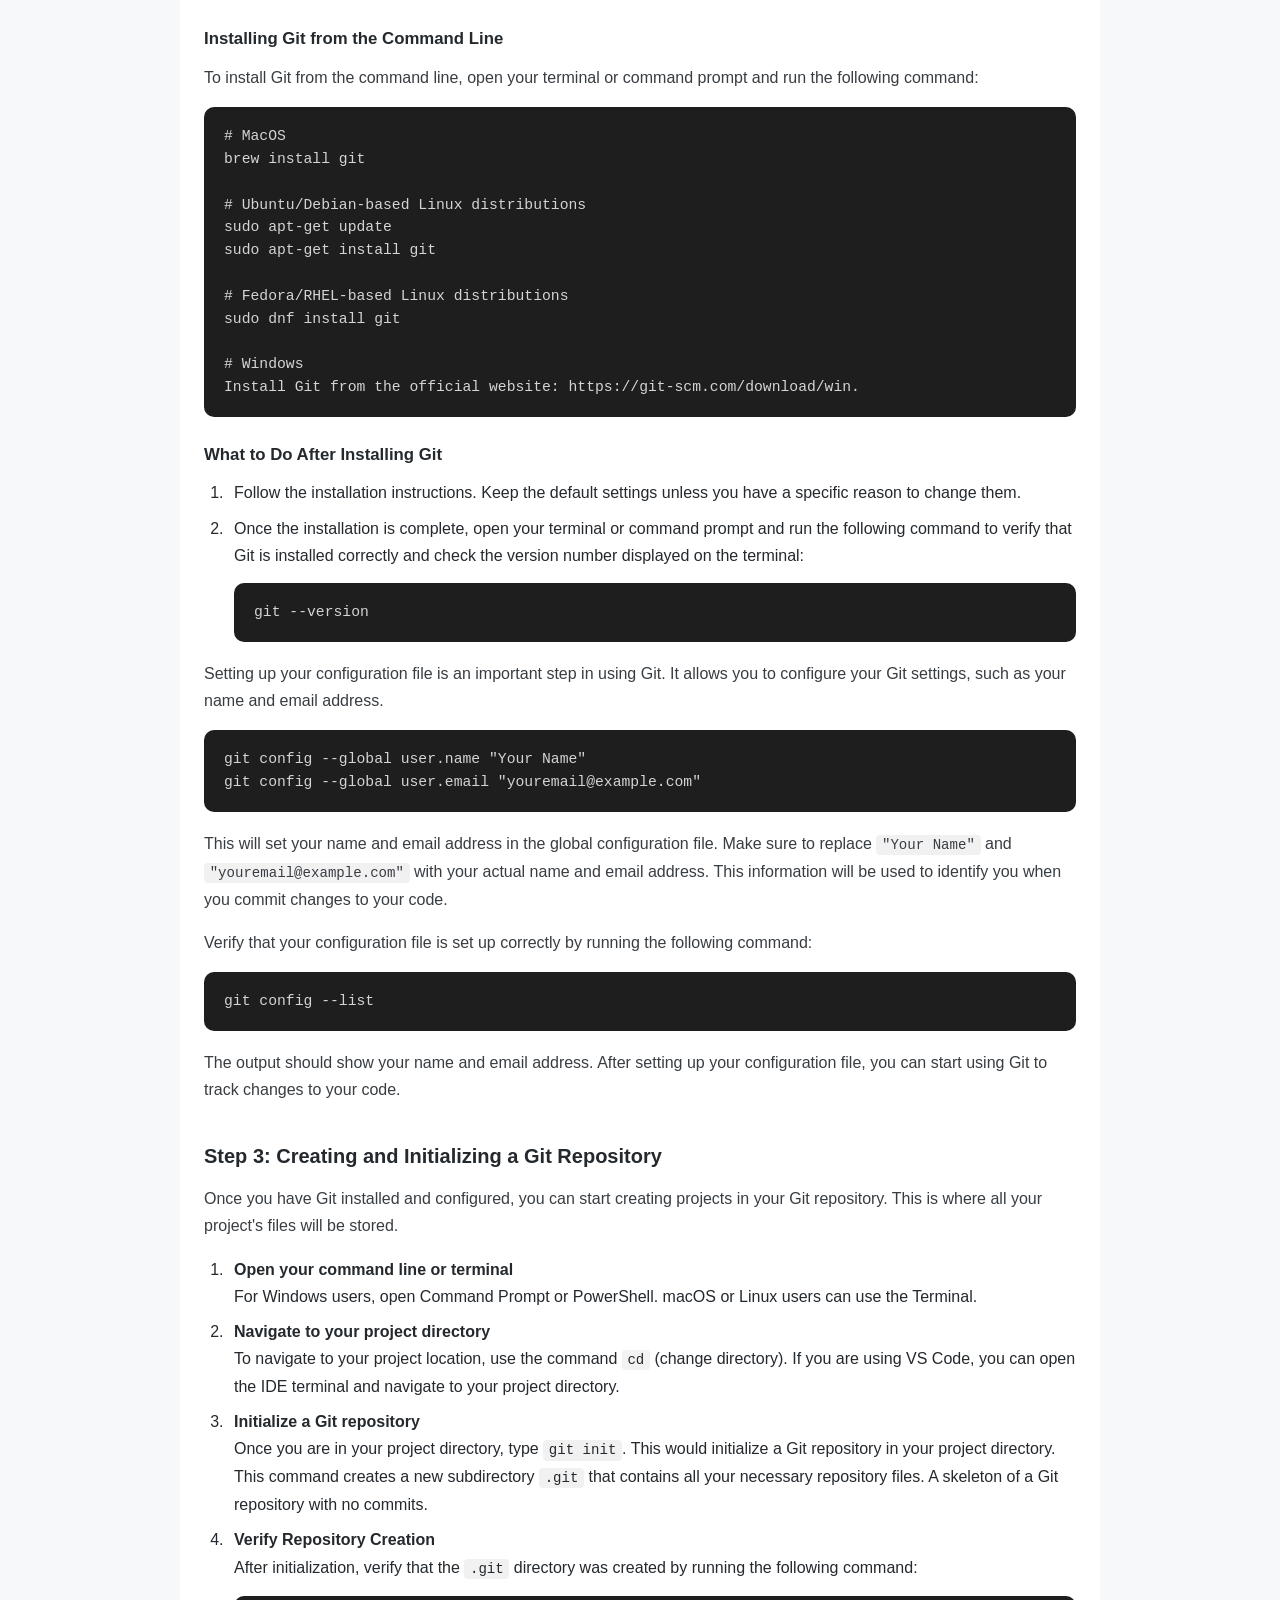
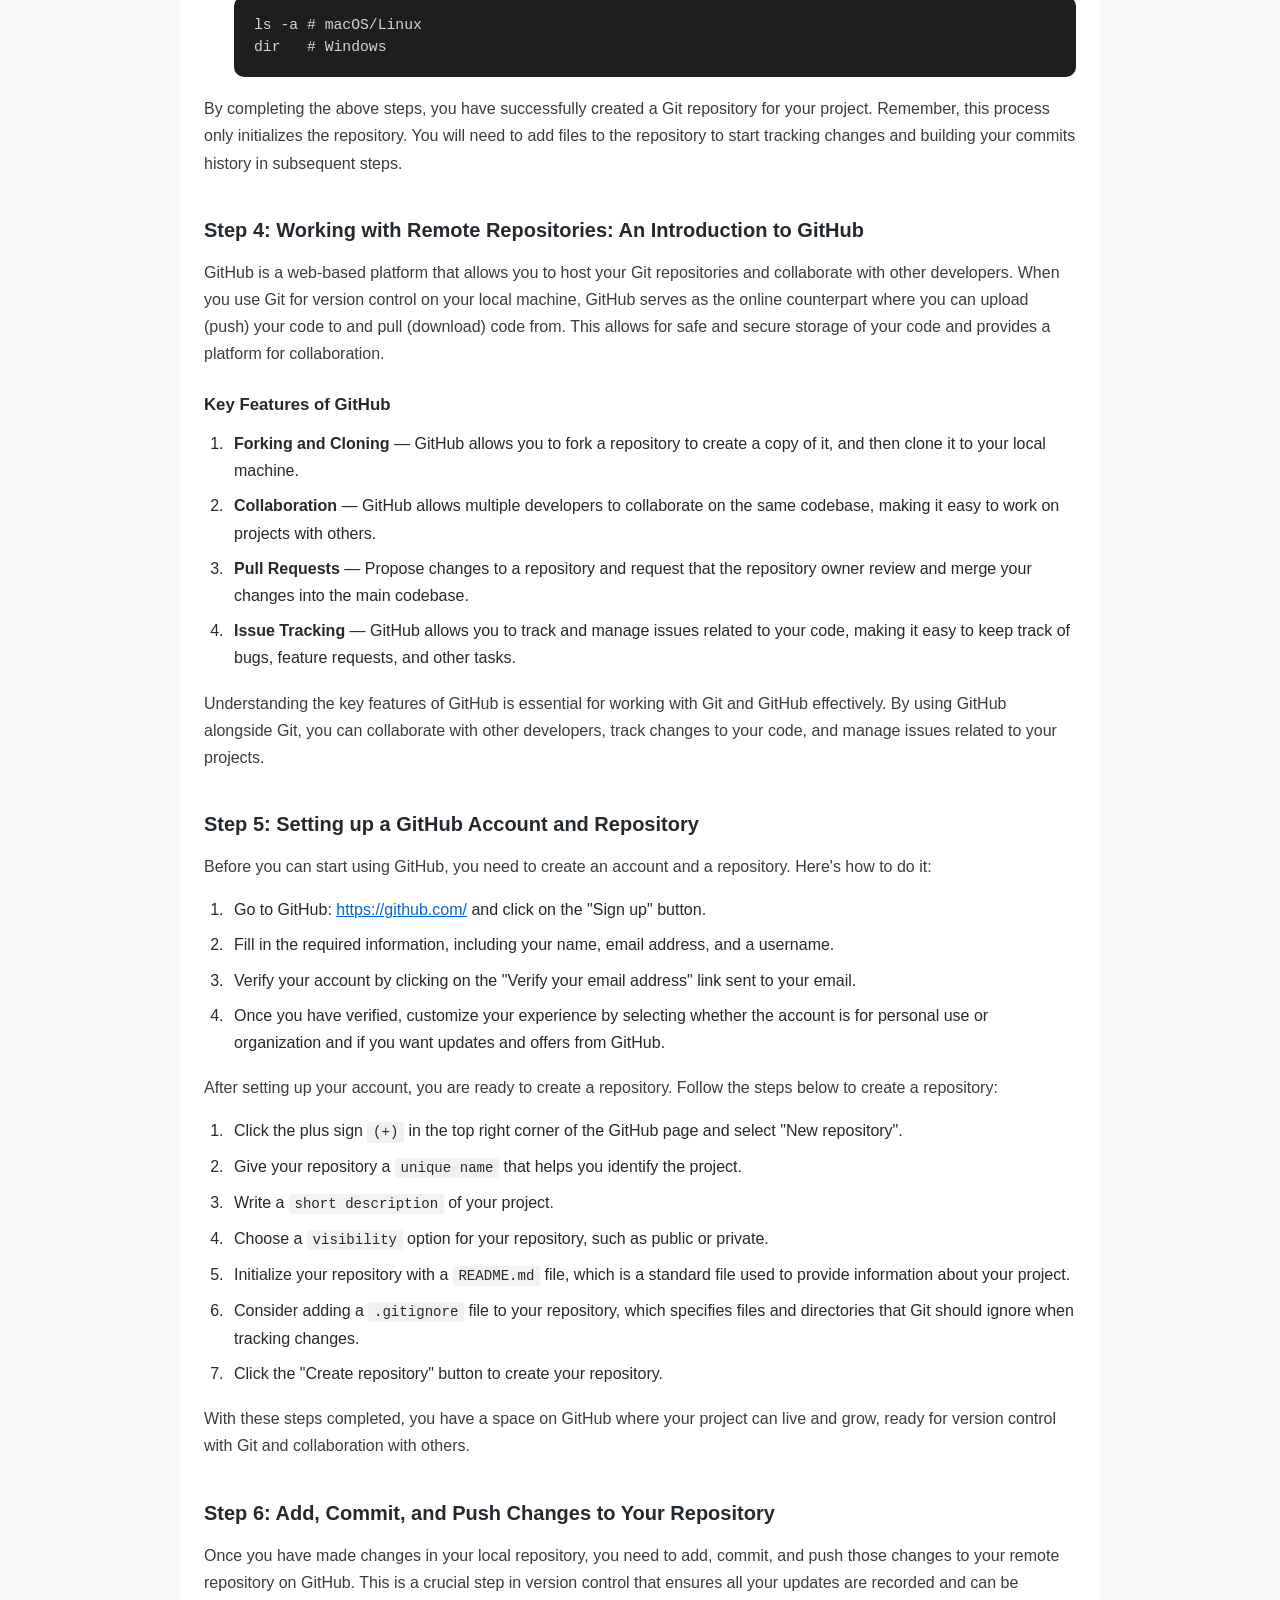
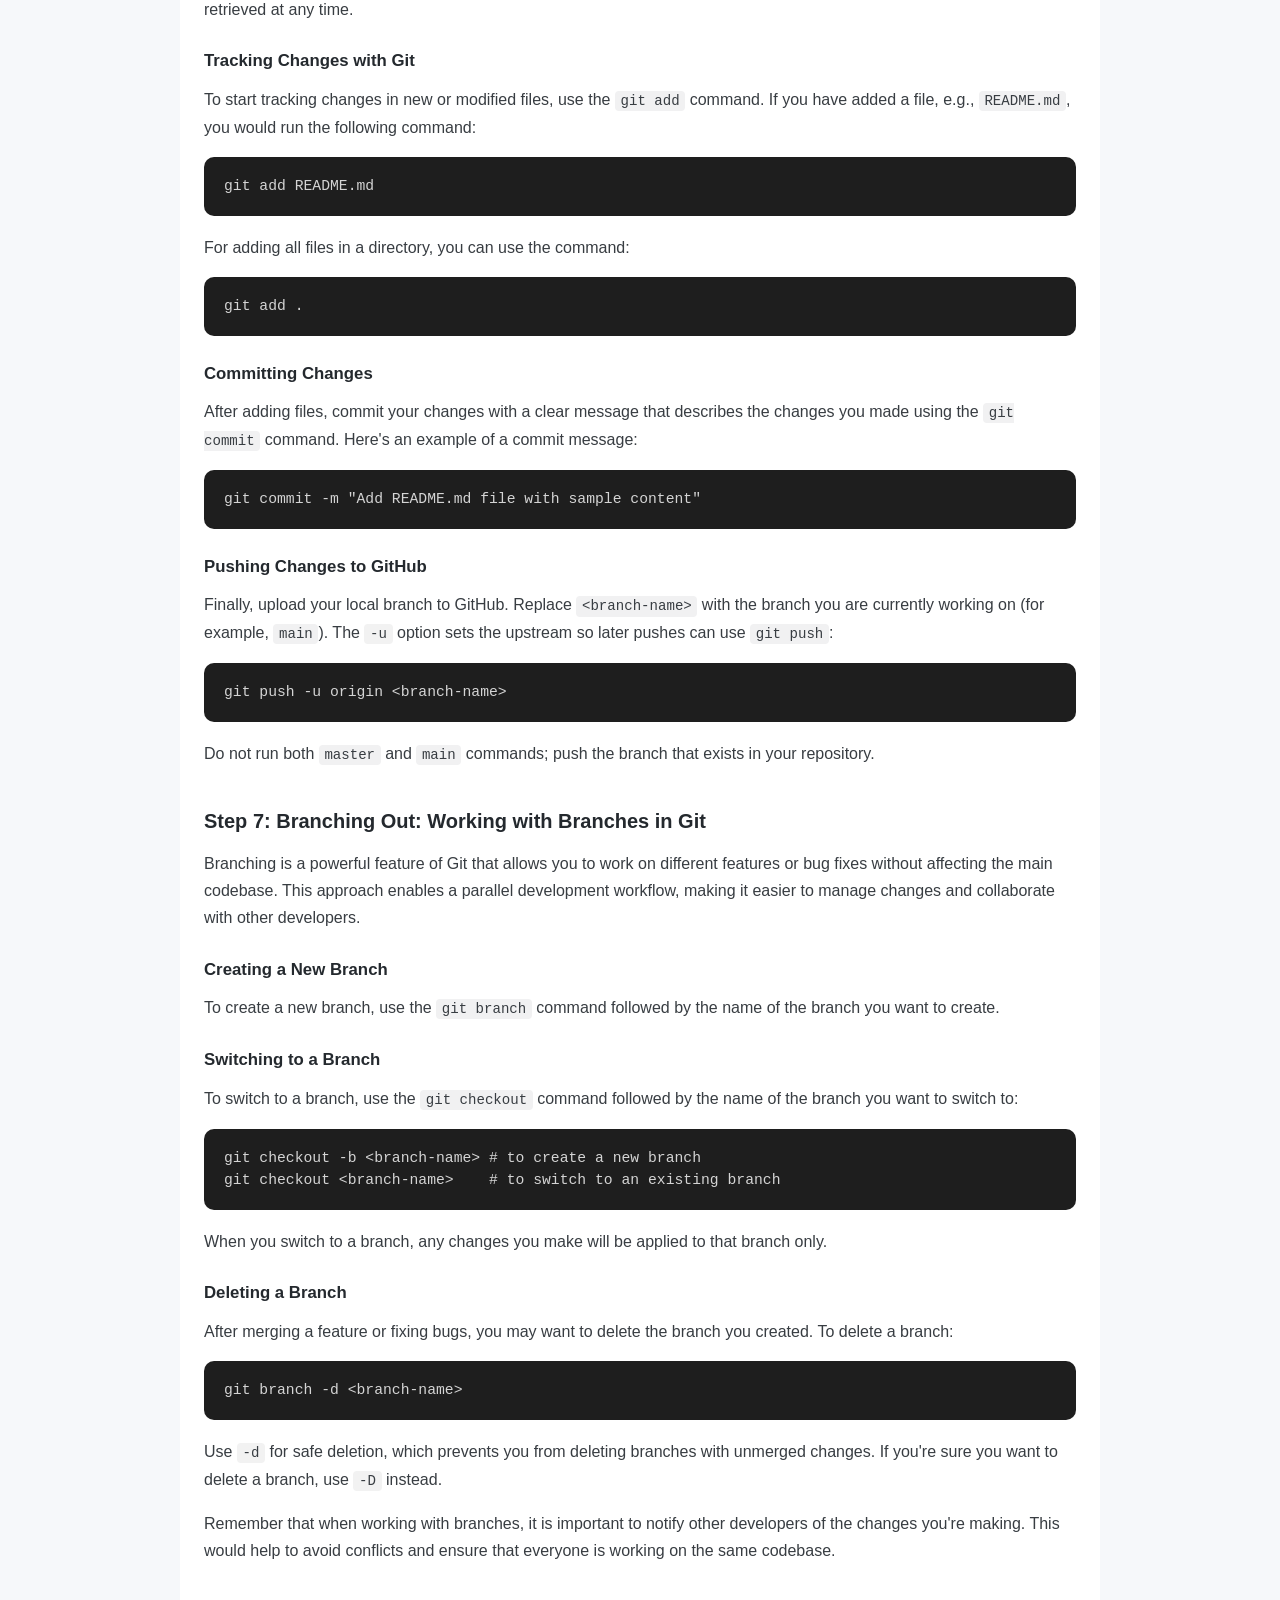
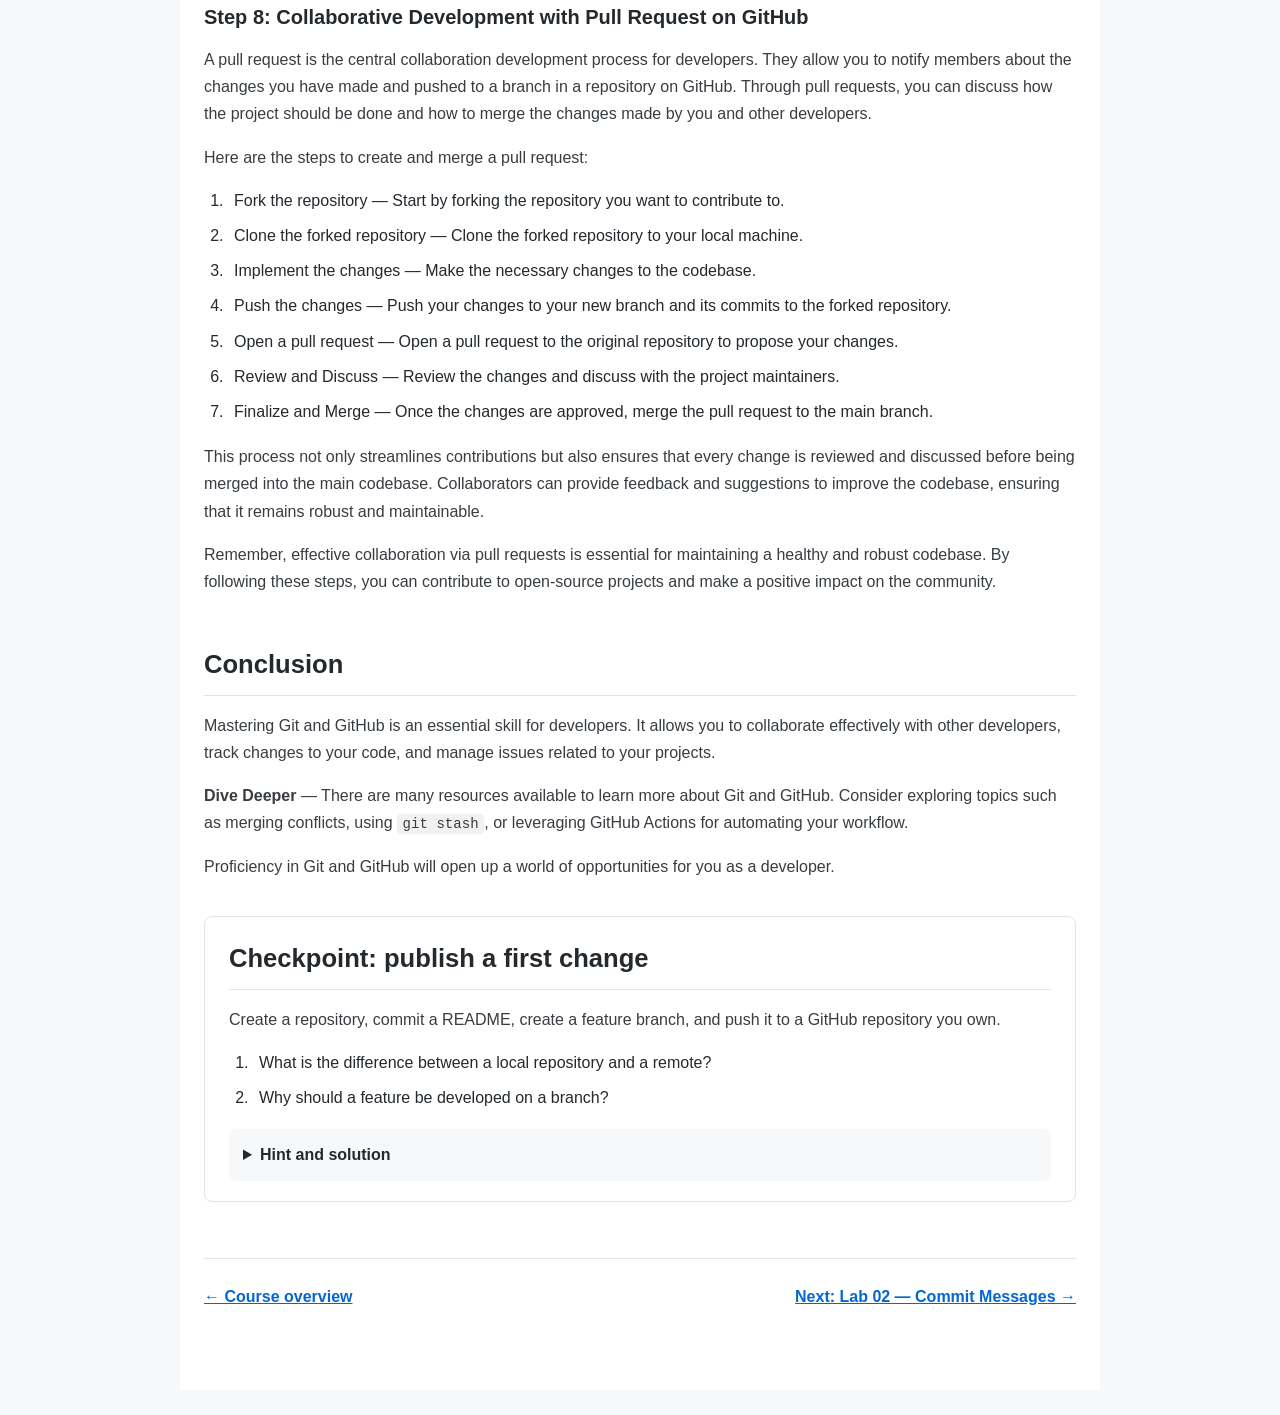
<file: lab_o1/index.html>
<!DOCTYPE html>
<html lang="en">
<head>
  <meta charset="UTF-8">
  <meta name="viewport" content="width=device-width, initial-scale=1.0">
  <title>Lab 01 — Introduction to Git and GitHub</title>
  <link rel="stylesheet" href="../style.css">
</head>
<body>
  <nav class="navbar">
    <a href="../">← Mastering Git and GitHub</a>
  </nav>
  <main class="container">
    <h1>Introduction to Git and GitHub</h1>
    <p class="lead">This is my learning journey with Git and GitHub. I will use GitHub to host my code and Git to track changes to my code.</p>
    <section class="lesson-overview" aria-labelledby="lesson-guide">
      <h2 id="lesson-guide">Lesson guide</h2>
      <p class="lesson-facts"><span><strong>Level:</strong> Beginner</span><span><strong>Time:</strong> 45–60 minutes</span></p>
      <p><strong>Prerequisites:</strong> A computer with terminal access and an internet connection. No Git experience is required.</p>
      <h3>Learning outcomes</h3>
      <ul>
        <li>Install and configure Git, then initialize a local repository.</li>
        <li>Track changes with staging and commits.</li>
        <li>Create a branch, connect to GitHub, and understand the pull request workflow.</li>
      </ul>
      <p><strong>Key concepts:</strong> repositories, snapshots, staging, commits, branches, remotes, and pull requests.</p>
      <p><strong>Steps:</strong> Follow the numbered sections below in order. Finish with the checkpoint at the end.</p>
      <p><strong>Expected result:</strong> A GitHub repository with a committed README and a pushed feature branch ready for a pull request.</p>
    </section>

    <h2>What is Git?</h2>
    <p>Git is a system that tracks changes made to source code. This allows us to keep track of changes to our code and to be able to revert changes if needed.</p>

    <h3>Step 1: Understanding Git: A Powerful Tool for Tracking Changes</h3>
    <h4>Key Advantages of Git in Development</h4>
    <ol>
      <li><strong>Branching and Merging</strong> — Git allows us to create branches to work on different features or bug fixes without affecting the main codebase.</li>
      <li><strong>Collaboration</strong> — Git allows us to collaborate with other developers on the same codebase.</li>
      <li><strong>Snapshots</strong> — Git allows us to take snapshots of our code at any point in time. This creates a clear history of changes made to our code.</li>
      <li><strong>Speed and Efficiency</strong> — Git is fast and efficient. It allows us to work on our code without having to worry about conflicts or merge issues.</li>
      <li><strong>Data Integrity</strong> — Git ensures data integrity by tracking changes to our code. This allows us to revert changes if needed.</li>
    </ol>

    <h3>Step 2: Getting Started with Git</h3>
    <p>Before you can start using Git, you need to install it on your computer. Installing Git is easy and essential for your development workflow. Follow the steps below to get started with Git:</p>

    <h4>Installing Git from the Official Website</h4>
    <p>Visit the official website: <a href="https://git-scm.com/" target="_blank">https://git-scm.com/</a> and download the latest version of Git that is compatible with your operating system.</p>

    <h4>Installing Git from the Command Line</h4>
    <p>To install Git from the command line, open your terminal or command prompt and run the following command:</p>
    <pre><code class="language-bash"># MacOS
brew install git

# Ubuntu/Debian-based Linux distributions
sudo apt-get update
sudo apt-get install git

# Fedora/RHEL-based Linux distributions
sudo dnf install git

# Windows
Install Git from the official website: https://git-scm.com/download/win.</code></pre>

    <h4>What to Do After Installing Git</h4>
    <ol>
      <li>Follow the installation instructions. Keep the default settings unless you have a specific reason to change them.</li>
      <li>Once the installation is complete, open your terminal or command prompt and run the following command to verify that Git is installed correctly and check the version number displayed on the terminal:
        <pre><code class="language-bash">git --version</code></pre>
      </li>
    </ol>
    <p>Setting up your configuration file is an important step in using Git. It allows you to configure your Git settings, such as your name and email address.</p>
    <pre><code class="language-bash">git config --global user.name "Your Name"
git config --global user.email "youremail@example.com"</code></pre>
    <p>This will set your name and email address in the global configuration file. Make sure to replace <code>"Your Name"</code> and <code>"youremail@example.com"</code> with your actual name and email address. This information will be used to identify you when you commit changes to your code.</p>
    <p>Verify that your configuration file is set up correctly by running the following command:</p>
    <pre><code class="language-bash">git config --list</code></pre>
    <p>The output should show your name and email address. After setting up your configuration file, you can start using Git to track changes to your code.</p>

    <h3>Step 3: Creating and Initializing a Git Repository</h3>
    <p>Once you have Git installed and configured, you can start creating projects in your Git repository. This is where all your project's files will be stored.</p>
    <ol>
      <li><strong>Open your command line or terminal</strong><br>For Windows users, open Command Prompt or PowerShell. macOS or Linux users can use the Terminal.</li>
      <li><strong>Navigate to your project directory</strong><br>To navigate to your project location, use the command <code>cd</code> (change directory). If you are using VS Code, you can open the IDE terminal and navigate to your project directory.</li>
      <li><strong>Initialize a Git repository</strong><br>Once you are in your project directory, type <code>git init</code>. This would initialize a Git repository in your project directory. This command creates a new subdirectory <code>.git</code> that contains all your necessary repository files. A skeleton of a Git repository with no commits.</li>
      <li><strong>Verify Repository Creation</strong><br>After initialization, verify that the <code>.git</code> directory was created by running the following command:
        <pre><code class="language-bash">ls -a # macOS/Linux
dir   # Windows</code></pre>
      </li>
    </ol>
    <p>By completing the above steps, you have successfully created a Git repository for your project. Remember, this process only initializes the repository. You will need to add files to the repository to start tracking changes and building your commits history in subsequent steps.</p>

    <h3>Step 4: Working with Remote Repositories: An Introduction to GitHub</h3>
    <p>GitHub is a web-based platform that allows you to host your Git repositories and collaborate with other developers. When you use Git for version control on your local machine, GitHub serves as the online counterpart where you can upload (push) your code to and pull (download) code from. This allows for safe and secure storage of your code and provides a platform for collaboration.</p>
    <h4>Key Features of GitHub</h4>
    <ol>
      <li><strong>Forking and Cloning</strong> — GitHub allows you to fork a repository to create a copy of it, and then clone it to your local machine.</li>
      <li><strong>Collaboration</strong> — GitHub allows multiple developers to collaborate on the same codebase, making it easy to work on projects with others.</li>
      <li><strong>Pull Requests</strong> — Propose changes to a repository and request that the repository owner review and merge your changes into the main codebase.</li>
      <li><strong>Issue Tracking</strong> — GitHub allows you to track and manage issues related to your code, making it easy to keep track of bugs, feature requests, and other tasks.</li>
    </ol>
    <p>Understanding the key features of GitHub is essential for working with Git and GitHub effectively. By using GitHub alongside Git, you can collaborate with other developers, track changes to your code, and manage issues related to your projects.</p>

    <h3>Step 5: Setting up a GitHub Account and Repository</h3>
    <p>Before you can start using GitHub, you need to create an account and a repository. Here's how to do it:</p>
    <ol>
      <li>Go to GitHub: <a href="https://github.com/" target="_blank">https://github.com/</a> and click on the "Sign up" button.</li>
      <li>Fill in the required information, including your name, email address, and a username.</li>
      <li>Verify your account by clicking on the "Verify your email address" link sent to your email.</li>
      <li>Once you have verified, customize your experience by selecting whether the account is for personal use or organization and if you want updates and offers from GitHub.</li>
    </ol>
    <p>After setting up your account, you are ready to create a repository. Follow the steps below to create a repository:</p>
    <ol>
      <li>Click the plus sign <code>(+)</code> in the top right corner of the GitHub page and select "New repository".</li>
      <li>Give your repository a <code>unique name</code> that helps you identify the project.</li>
      <li>Write a <code>short description</code> of your project.</li>
      <li>Choose a <code>visibility</code> option for your repository, such as public or private.</li>
      <li>Initialize your repository with a <code>README.md</code> file, which is a standard file used to provide information about your project.</li>
      <li>Consider adding a <code>.gitignore</code> file to your repository, which specifies files and directories that Git should ignore when tracking changes.</li>
      <li>Click the "Create repository" button to create your repository.</li>
    </ol>
    <p>With these steps completed, you have a space on GitHub where your project can live and grow, ready for version control with Git and collaboration with others.</p>

    <h3>Step 6: Add, Commit, and Push Changes to Your Repository</h3>
    <p>Once you have made changes in your local repository, you need to add, commit, and push those changes to your remote repository on GitHub. This is a crucial step in version control that ensures all your updates are recorded and can be retrieved at any time.</p>

    <h4>Tracking Changes with Git</h4>
    <p>To start tracking changes in new or modified files, use the <code>git add</code> command. If you have added a file, e.g., <code>README.md</code>, you would run the following command:</p>
    <pre><code class="language-bash">git add README.md</code></pre>
    <p>For adding all files in a directory, you can use the command:</p>
    <pre><code class="language-bash">git add .</code></pre>

    <h4>Committing Changes</h4>
    <p>After adding files, commit your changes with a clear message that describes the changes you made using the <code>git commit</code> command. Here's an example of a commit message:</p>
    <pre><code class="language-bash">git commit -m "Add README.md file with sample content"</code></pre>

    <h4>Pushing Changes to GitHub</h4>
    <p>Finally, upload your local branch to GitHub. Replace <code>&lt;branch-name&gt;</code> with the branch you are currently working on (for example, <code>main</code>). The <code>-u</code> option sets the upstream so later pushes can use <code>git push</code>:</p>
    <pre><code class="language-bash">git push -u origin &lt;branch-name&gt;</code></pre>
    <p>Do not run both <code>master</code> and <code>main</code> commands; push the branch that exists in your repository.</p>

    <h3>Step 7: Branching Out: Working with Branches in Git</h3>
    <p>Branching is a powerful feature of Git that allows you to work on different features or bug fixes without affecting the main codebase. This approach enables a parallel development workflow, making it easier to manage changes and collaborate with other developers.</p>

    <h4>Creating a New Branch</h4>
    <p>To create a new branch, use the <code>git branch</code> command followed by the name of the branch you want to create.</p>

    <h4>Switching to a Branch</h4>
    <p>To switch to a branch, use the <code>git checkout</code> command followed by the name of the branch you want to switch to:</p>
    <pre><code class="language-bash">git checkout -b &lt;branch-name&gt; # to create a new branch
git checkout &lt;branch-name&gt;    # to switch to an existing branch</code></pre>
    <p>When you switch to a branch, any changes you make will be applied to that branch only.</p>

    <h4>Deleting a Branch</h4>
    <p>After merging a feature or fixing bugs, you may want to delete the branch you created. To delete a branch:</p>
    <pre><code class="language-bash">git branch -d &lt;branch-name&gt;</code></pre>
    <p>Use <code>-d</code> for safe deletion, which prevents you from deleting branches with unmerged changes. If you're sure you want to delete a branch, use <code>-D</code> instead.</p>
    <p>Remember that when working with branches, it is important to notify other developers of the changes you're making. This would help to avoid conflicts and ensure that everyone is working on the same codebase.</p>

    <h3>Step 8: Collaborative Development with Pull Request on GitHub</h3>
    <p>A pull request is the central collaboration development process for developers. They allow you to notify members about the changes you have made and pushed to a branch in a repository on GitHub. Through pull requests, you can discuss how the project should be done and how to merge the changes made by you and other developers.</p>

    <p>Here are the steps to create and merge a pull request:</p>
    <ol>
      <li>Fork the repository — Start by forking the repository you want to contribute to.</li>
      <li>Clone the forked repository — Clone the forked repository to your local machine.</li>
      <li>Implement the changes — Make the necessary changes to the codebase.</li>
      <li>Push the changes — Push your changes to your new branch and its commits to the forked repository.</li>
      <li>Open a pull request — Open a pull request to the original repository to propose your changes.</li>
      <li>Review and Discuss — Review the changes and discuss with the project maintainers.</li>
      <li>Finalize and Merge — Once the changes are approved, merge the pull request to the main branch.</li>
    </ol>
    <p>This process not only streamlines contributions but also ensures that every change is reviewed and discussed before being merged into the main codebase. Collaborators can provide feedback and suggestions to improve the codebase, ensuring that it remains robust and maintainable.</p>
    <p>Remember, effective collaboration via pull requests is essential for maintaining a healthy and robust codebase. By following these steps, you can contribute to open-source projects and make a positive impact on the community.</p>

    <h2>Conclusion</h2>
    <p>Mastering Git and GitHub is an essential skill for developers. It allows you to collaborate effectively with other developers, track changes to your code, and manage issues related to your projects.</p>
    <p><strong>Dive Deeper</strong> — There are many resources available to learn more about Git and GitHub. Consider exploring topics such as merging conflicts, using <code>git stash</code>, or leveraging GitHub Actions for automating your workflow.</p>
    <p>Proficiency in Git and GitHub will open up a world of opportunities for you as a developer.</p>

    <section class="knowledge-check" aria-labelledby="knowledge-check-title">
      <h2 id="knowledge-check-title">Checkpoint: publish a first change</h2>
      <p>Create a repository, commit a README, create a feature branch, and push it to a GitHub repository you own.</p>
      <ol>
        <li>What is the difference between a local repository and a remote?</li>
        <li>Why should a feature be developed on a branch?</li>
      </ol>
      <details>
        <summary>Hint and solution</summary>
        <p>Initialize with <code>git init</code>, stage and commit your file, then create a branch with <code>git switch -c add-readme</code>. Create an empty GitHub repository, add it as <code>origin</code>, and push with <code>git push -u origin add-readme</code>. A local repository is on your computer; a remote is a hosted copy used to share and synchronize history.</p>
      </details>
    </section>
    <nav class="next-lab lesson-navigation" aria-label="Lesson navigation">
      <a href="../">← Course overview</a>
      <a href="../lab_02/">Next: Lab 02 — Commit Messages →</a>
    </nav>
  </main>
</body>
</html>
</file>
<file: style.css>
:root {
  --bg: #f6f8fa;
  --card: #ffffff;
  --text: #24292e;
  --muted: #586069;
  --accent: #0366d6;
  --border: #e1e4e8;
  --code-bg: #f4f4f4;
}

* { box-sizing: border-box; }

html { scroll-behavior: smooth; }

body {
  margin: 0;
  font-family: -apple-system, BlinkMacSystemFont, 'Segoe UI', Roboto, Oxygen, Ubuntu, Cantareggo, 'Open Sans', 'Helvetica Neue', sans-serif;
  background: var(--bg);
  color: var(--text);
  line-height: 1.7;
}

.navbar {
  background: var(--card);
  border-bottom: 1px solid var(--border);
  padding: 14px 24px;
  position: sticky;
  top: 0;
  z-index: 10;
}

.site-header {
  position: sticky;
  top: 0;
  z-index: 10;
}

.navbar a {
  color: var(--muted);
  text-decoration: none;
  font-weight: 500;
}

.navbar a:hover { color: var(--accent); }

.navbar a:focus-visible,
a:focus-visible,
button:focus-visible,
input:focus-visible,
select:focus-visible,
summary:focus-visible {
  outline: 3px solid #0969da;
  outline-offset: 3px;
}

.container {
  max-width: 920px;
  margin: 0 auto;
  padding: 40px 24px 80px;
  background: var(--card);
  min-height: calc(100vh - 56px);
}

.hero {
  padding: 12px 0 32px;
}

.hero h1 { margin-bottom: 12px; }

.eyebrow {
  margin-bottom: 8px;
  color: var(--accent);
  font-size: 0.85rem;
  font-weight: 700;
  letter-spacing: 0.08em;
  text-transform: uppercase;
}

.button-link {
  display: inline-block;
  padding: 10px 16px;
  border-radius: 6px;
  background: var(--accent);
  color: #fff;
  font-weight: 650;
  text-decoration: none;
}

.button-link:hover {
  background: #0550ae;
  text-decoration: underline;
}

.course-note { margin-top: 16px; }

.path-list { margin-bottom: 12px; }

.course-filters {
  display: grid;
  grid-template-columns: minmax(0, 1fr) minmax(0, 2fr);
  gap: 8px 14px;
  align-items: center;
  margin: 20px 0 24px;
  max-width: 700px;
}

.course-filters label { font-weight: 600; }

.course-filters input,
.course-filters select {
  width: 100%;
  min-height: 42px;
  padding: 8px 10px;
  border: 1px solid #8c959f;
  border-radius: 6px;
  background: #fff;
  color: var(--text);
  font: inherit;
}

.filter-status {
  grid-column: 1 / -1;
  margin: 4px 0 0;
  color: var(--muted);
}

.lesson-grid {
  display: grid;
  grid-template-columns: repeat(2, minmax(0, 1fr));
  gap: 16px;
  padding: 0;
  list-style: none;
}

.lesson-card {
  margin: 0;
  padding: 20px;
  border: 1px solid var(--border);
  border-radius: 10px;
  background: var(--card);
}

.lesson-card h3 {
  margin: 8px 0;
  font-size: 1.12rem;
}

.lesson-card > p:last-child { margin-bottom: 0; }

.lesson-meta {
  display: flex;
  flex-wrap: wrap;
  gap: 8px;
  margin: 0;
  color: var(--muted);
  font-size: 0.88rem;
}

.lesson-meta span {
  padding: 2px 9px;
  border: 1px solid var(--border);
  border-radius: 999px;
  background: var(--bg);
}

.no-results {
  padding: 16px;
  border: 1px solid var(--border);
  border-radius: 8px;
  background: var(--bg);
}

[hidden] { display: none !important; }

h1 {
  font-size: 2.2rem;
  font-weight: 700;
  margin: 0 0 16px;
  letter-spacing: -0.4px;
}

.lead {
  font-size: 1.15rem;
  color: var(--muted);
  margin: 0 0 32px;
  line-height: 1.6;
}

h2 {
  font-size: 1.6rem;
  font-weight: 700;
  margin: 48px 0 16px;
  padding-bottom: 8px;
  border-bottom: 1px solid var(--border);
}

h3 {
  font-size: 1.25rem;
  font-weight: 600;
  margin: 36px 0 12px;
  color: var(--text);
}

h4 {
  font-size: 1.05rem;
  font-weight: 600;
  margin: 24px 0 10px;
  color: var(--text);
}

p {
  margin: 0 0 16px;
  color: #383d42;
}

a { color: var(--accent); }
a:hover { text-decoration: underline; }

ol, ul {
  padding-left: 24px;
  margin: 0 0 18px;
}

li {
  margin: 8px 0;
  padding-left: 6px;
}

li strong {
  color: var(--text);
}

pre {
  background: #1e1e1e;
  color: #d4d4d4;
  border-radius: 10px;
  padding: 18px 20px;
  overflow-x: auto;
  margin: 14px 0 18px;
  font-size: 0.92rem;
  line-height: 1.55;
}

code {
  font-family: 'SFMono-Regular', Consolas, 'Liberation Mono', Menlo, Courier, monospace;
  font-size: 0.88em;
  background: rgba(27, 31, 35, 0.06);
  padding: 0.15em 0.4em;
  border-radius: 4px;
}

pre code {
  background: transparent;
  padding: 0;
  border-radius: 0;
  font-size: inherit;
}

.next-lab {
  margin-top: 56px;
  padding-top: 24px;
  border-top: 1px solid var(--border);
  font-size: 1rem;
}

.next-lab a { font-weight: 600; }

.lesson-overview {
  margin: 28px 0 36px;
  padding: 20px 24px;
  border: 1px solid var(--border);
  border-left: 4px solid var(--accent);
  border-radius: 8px;
  background: #f6f8fa;
}

.lesson-overview h2 {
  margin: 0 0 12px;
  font-size: 1.3rem;
}

.lesson-overview p:last-child,
.lesson-overview ul:last-child { margin-bottom: 0; }

.lesson-facts {
  display: flex;
  flex-wrap: wrap;
  gap: 8px 18px;
  margin: 0 0 14px;
  color: var(--muted);
}

.knowledge-check {
  margin: 36px 0;
  padding: 20px 24px;
  border: 1px solid var(--border);
  border-radius: 8px;
}

.knowledge-check h2 { margin-top: 0; }

.knowledge-check details {
  margin-top: 14px;
  padding: 12px 14px;
  border-radius: 6px;
  background: var(--bg);
}

.knowledge-check summary {
  cursor: pointer;
  font-weight: 650;
}

.lesson-navigation {
  display: flex;
  flex-wrap: wrap;
  justify-content: space-between;
  gap: 12px 24px;
}

.lesson-navigation a { font-weight: 600; }

@media (max-width: 640px) {
  .container { padding: 28px 18px 56px; }
  .navbar { padding: 12px 18px; }
  .lesson-grid { grid-template-columns: 1fr; }
  .course-filters { grid-template-columns: 1fr; }
  .filter-status { grid-column: auto; }
  h1 { font-size: 1.85rem; }
  h2 { font-size: 1.4rem; }
  .lesson-overview,
  .knowledge-check { padding: 16px; }
}

@media (prefers-reduced-motion: reduce) {
  html { scroll-behavior: auto; }
}
</file>
